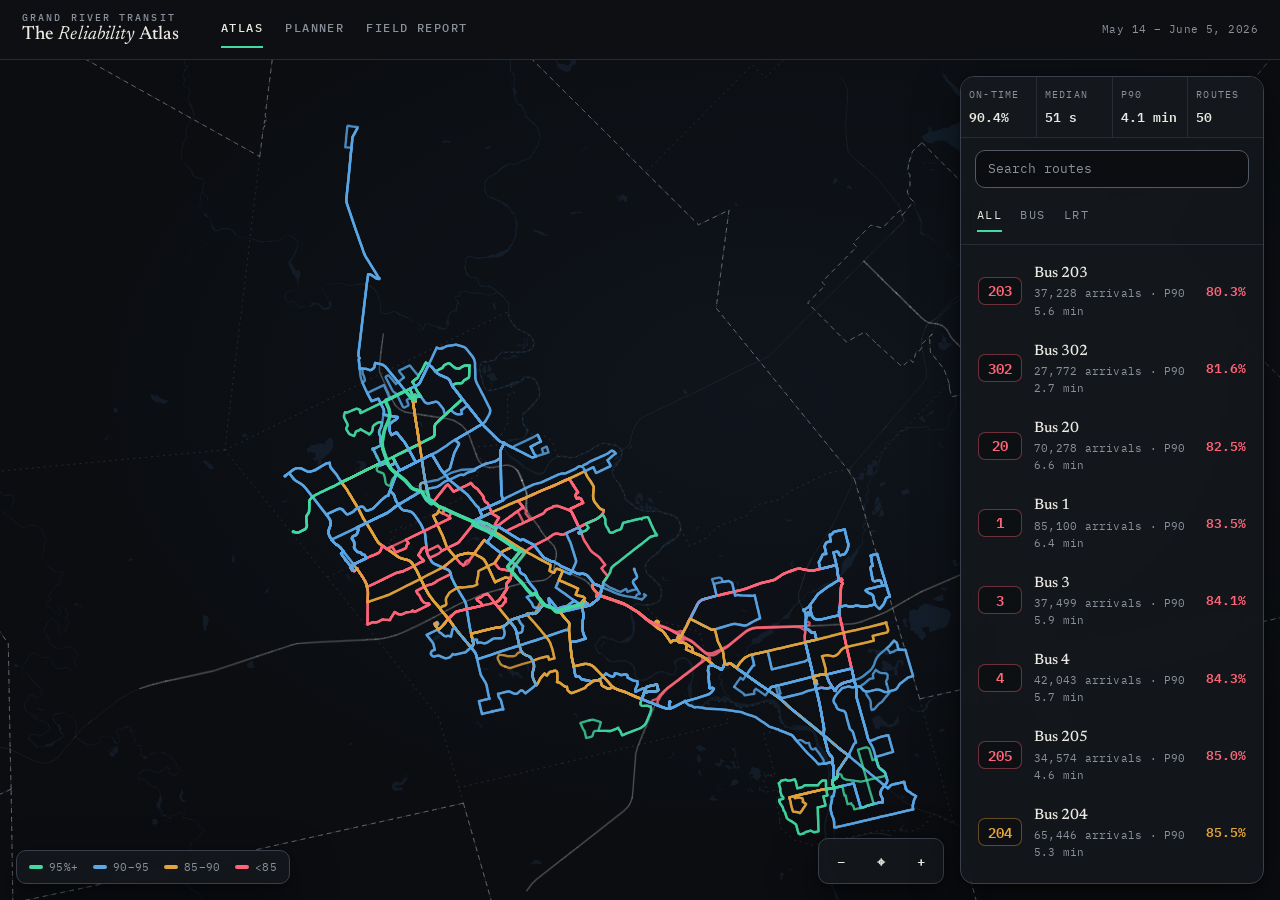
<file: dashboard/index.html>
<!doctype html>
<html lang="en">
  <head>
    <meta charset="utf-8">
    <meta name="viewport" content="width=device-width, initial-scale=1">
    <title>GRT Reliability Atlas</title>
    <link rel="preconnect" href="https://fonts.googleapis.com">
    <link rel="preconnect" href="https://fonts.gstatic.com" crossorigin>
    <link href="https://fonts.googleapis.com/css2?family=Newsreader:ital,opsz,wght@0,6..72,300;0,6..72,400;0,6..72,500;0,6..72,600;1,6..72,400;1,6..72,500&family=IBM+Plex+Mono:wght@400;500;600&display=swap" rel="stylesheet">
    <style>
      /* ============================================================
         GRT Reliability Atlas — Ledger design language throughout.
         Two views: Atlas (map instrument) + Report (editorial).
         ============================================================ */
      :root {
        --bg: #0e1014;
        --bg-deep: #0b0d11;
        --surface: #14171c;
        --surface-2: #1a1e25;
        --text: #eae8e1;
        --mut: #8b919b;
        --rule: #272c34;
        --rule-strong: #39404b;
        --good: #43d9a3;
        --ok: #5ba8e8;
        --watch: #e3a43c;
        --poor: #ff6478;
        --good-ink: #06281c;
        --edge: #525a66;
        --rail-w: 304px;
        --bar-h: 60px;
        --shadow: 0 18px 44px rgba(0, 0, 0, 0.5), 0 2px 8px rgba(0, 0, 0, 0.35);
        --serif: "Newsreader", Georgia, serif;
        --mono: "IBM Plex Mono", ui-monospace, monospace;
      }

      * { box-sizing: border-box; }

      html, body { margin: 0; }

      body {
        background: var(--bg);
        color: var(--text);
        font-family: var(--serif);
        font-size: 16px;
        line-height: 1.55;
      }

      body[data-view="atlas"],
      body[data-view="planner"] { overflow: hidden; }

      button, input, select { font: inherit; }

      :focus-visible {
        outline: 2px solid var(--good);
        outline-offset: 2px;
      }

      ::selection { background: var(--good); color: var(--good-ink); }

      .sr-only {
        position: absolute;
        width: 1px;
        height: 1px;
        margin: -1px;
        padding: 0;
        overflow: hidden;
        clip-path: inset(50%);
        white-space: nowrap;
        border: 0;
      }

      .at-tools button:active,
      .at-close:active,
      .at-item:active,
      button.at-row:active,
      .ld-rowbtn:active { transform: translateY(1px); }

      .bar-nav button:active,
      .at-modes button:active,
      .ld-filters button:active { color: var(--text); border-bottom-color: var(--mut); }

      @media (prefers-reduced-motion: reduce) {
        *, *::before, *::after {
          animation-duration: 0.01ms !important;
          animation-iteration-count: 1 !important;
          transition-duration: 0.01ms !important;
          scroll-behavior: auto !important;
        }
      }

      /* ============================================================
         Top bar (persistent)
         ============================================================ */
      .bar {
        position: fixed;
        z-index: 30;
        top: 0;
        left: 0;
        right: 0;
        display: flex;
        align-items: center;
        gap: 28px;
        height: var(--bar-h);
        padding: 0 22px;
        background: rgba(14, 16, 20, 0.92);
        border-bottom: 1px solid var(--rule);
        backdrop-filter: blur(12px);
      }

      .bar-brand { display: flex; flex-direction: column; line-height: 1.15; }

      .bar-brand span {
        color: var(--mut);
        font-family: var(--mono);
        font-size: 9.5px;
        font-weight: 500;
        letter-spacing: 0.22em;
        text-transform: uppercase;
      }

      .bar-brand h1 {
        margin: 0;
        font-size: 19px;
        font-weight: 500;
        letter-spacing: 0.005em;
      }

      .bar-brand h1 em { font-style: italic; font-weight: 400; }

      .bar-nav { display: flex; gap: 22px; margin-left: 14px; }

      .bar-nav button {
        padding: 8px 0;
        border: 0;
        border-bottom: 2px solid transparent;
        background: none;
        color: var(--mut);
        font-family: var(--mono);
        font-size: 12px;
        font-weight: 500;
        letter-spacing: 0.12em;
        text-transform: uppercase;
        cursor: pointer;
        transition: color 0.15s ease, border-color 0.15s ease;
      }

      .bar-nav button:hover { color: var(--text); }

      .bar-nav button[aria-current="page"] {
        color: var(--text);
        border-bottom-color: var(--good);
      }

      .bar-dates {
        margin-left: auto;
        color: var(--mut);
        font-family: var(--mono);
        font-size: 11px;
        letter-spacing: 0.04em;
      }

      /* ============================================================
         ATLAS VIEW — map instrument in the Ledger skin
         ============================================================ */
      .atlas {
        position: fixed;
        inset: var(--bar-h) 0 0 0;
      }

      .at-map {
        position: absolute;
        inset: 0;
        width: 100%;
        height: 100%;
        display: block;
        cursor: grab;
        touch-action: none;
        user-select: none;
        background:
          radial-gradient(1100px 700px at 60% 40%, rgba(91, 168, 232, 0.05), transparent 65%),
          var(--bg-deep);
      }

      /* survey grid lives in the SVG so it shares the map's tilt, pan, and zoom */
      .at-grid {
        stroke: rgba(234, 232, 225, 0.05);
        stroke-width: 1;
        pointer-events: none;
      }

      /* geographic basemap (OSM-derived), drawn faintly under the routes so it
         grounds the network without competing with the reliability colors */
      .bm-layer path { pointer-events: none; }
      .bm-water {
        fill: rgba(66, 116, 170, 0.13);
      }
      .bm-road {
        fill: none;
        stroke-linecap: round;
        stroke-linejoin: round;
        vector-effect: non-scaling-stroke;
      }
      .bm-arterial { stroke: rgba(234, 232, 225, 0.075); stroke-width: 0.7; }
      .bm-highway { stroke: rgba(234, 232, 225, 0.17); stroke-width: 1.3; }
      .bm-bound {
        fill: none;
        vector-effect: non-scaling-stroke;
      }
      .bm-region { stroke: rgba(146, 152, 162, 0.34); stroke-width: 1; stroke-dasharray: 5 4; }
      .bm-municipal { stroke: rgba(146, 152, 162, 0.13); stroke-width: 0.8; stroke-dasharray: 2 4; }

      .at-map.dragging { cursor: grabbing; }

      .at-line {
        cursor: pointer;
        outline: none;
      }

      .at-route {
        fill: none;
        stroke-linecap: round;
        stroke-linejoin: round;
        stroke-width: var(--w, 2.4px);
        opacity: 0.8;
        pointer-events: none;
        transition: opacity 0.15s ease, stroke-width 0.15s ease, filter 0.15s ease;
      }

      /* wide invisible stroke so thin lines are easy to hit */
      .at-route-hit {
        fill: none;
        stroke: transparent;
        stroke-linecap: round;
        stroke-linejoin: round;
        pointer-events: stroke;
      }

      .at-line:hover .at-route,
      .at-line:focus-visible .at-route {
        opacity: 1;
        stroke-width: calc(var(--w, 2.4px) * 1.45);
      }

      .at-line.dim .at-route { opacity: 0.09; }

      .at-line.dim:hover .at-route,
      .at-line.dim:focus-visible .at-route { opacity: 0.85; }

      /* no glow: the selected route reads via its thicker base width (set in
         draw()) plus the other routes dimming to .at-line.dim */
      .at-line.sel .at-route {
        opacity: 1;
      }

      /* live vehicle markers, shown for the selected route */
      .at-vehicle {
        stroke: var(--text);
        stroke-width: 1.6;
      }

      .at-vehicle-halo {
        fill: none;
        stroke-width: 1.5;
        pointer-events: none;
        animation: vehicle-pulse 2.4s ease-out infinite;
      }

      @keyframes vehicle-pulse {
        0% { r: var(--vr, 9px); opacity: 0.55; }
        70% { r: calc(var(--vr, 9px) * 2.2); opacity: 0; }
        100% { r: calc(var(--vr, 9px) * 2.2); opacity: 0; }
      }

      /* floating panels */
      .at-rail,
      .at-detail,
      .at-planner {
        position: absolute;
        z-index: 8;
        top: 16px;
        bottom: 16px;
        display: flex;
        flex-direction: column;
        border: 1px solid var(--rule-strong);
        border-radius: 14px;
        background: rgba(20, 23, 28, 0.92);
        box-shadow: var(--shadow);
        backdrop-filter: blur(14px);
        overflow: hidden;
      }

      .at-rail { right: 16px; width: var(--rail-w); }

      /* ---- planner mode ---- */
      body[data-view="planner"] .at-rail,
      body[data-view="planner"] .at-detail { display: none; }

      body[data-view="planner"] .at-tools { right: 16px; }

      body[data-view="planner"] .at-map { cursor: crosshair; }

      body[data-view="planner"] .at-line { pointer-events: none; cursor: default; }
      body[data-view="planner"] .at-line .at-route { opacity: 0.3; }
      body[data-view="planner"] .at-map.has-itin .at-line .at-route { opacity: 0.08; }

      /* sizes to its content (the form is short) and only grows — up to the
         viewport — once an itinerary is planned, so it doesn't reserve a tall
         empty void over the map */
      .at-planner {
        left: 16px;
        width: 376px;
        bottom: auto;
        max-height: calc(100% - 32px);
        display: none;
      }
      body[data-view="planner"] .at-planner { display: flex; }

      .pl-scroll {
        min-height: 0;
        overflow-y: auto;
        padding: 18px 16px 20px;
      }

      .pl-scroll::-webkit-scrollbar { width: 9px; }

      .pl-scroll::-webkit-scrollbar-thumb {
        background: var(--rule-strong);
        border: 3px solid var(--surface);
        border-radius: 99px;
      }

      .pl-head { margin-bottom: 14px; }

      .pl-head p {
        margin: 0 0 1px;
        color: var(--mut);
        font-family: var(--mono);
        font-size: 9.5px;
        letter-spacing: 0.16em;
        text-transform: uppercase;
      }

      .pl-head h2 {
        margin: 0;
        font-size: 24px;
        font-weight: 500;
        line-height: 1.1;
      }

      .pl-field { position: relative; margin-bottom: 10px; }

      .pl-field label {
        display: block;
        margin-bottom: 4px;
        color: var(--mut);
        font-family: var(--mono);
        font-size: 9.5px;
        letter-spacing: 0.14em;
        text-transform: uppercase;
      }

      .pl-field-row { display: flex; gap: 6px; }

      .pl-field input {
        flex: 1;
        min-width: 0;
        height: 38px;
        padding: 0 12px;
        border: 1px solid var(--edge);
        border-radius: 10px;
        background: var(--bg-deep);
        color: var(--text);
        font-family: var(--mono);
        font-size: 13px;
      }

      .pl-field input::placeholder { color: var(--mut); }

      .pl-clear {
        flex: none;
        width: 38px;
        height: 38px;
        border: 1px solid var(--edge);
        border-radius: 10px;
        background: transparent;
        color: var(--mut);
        font-size: 14px;
        cursor: pointer;
        transition: color 0.15s ease, border-color 0.15s ease;
      }

      .pl-clear:hover { color: var(--text); border-color: var(--mut); }

      .pl-suggest {
        position: absolute;
        z-index: 12;
        top: 100%;
        left: 0;
        right: 0;
        margin-top: 4px;
        border: 1px solid var(--rule-strong);
        border-radius: 10px;
        background: var(--surface-2);
        box-shadow: var(--shadow);
        overflow: hidden;
      }

      .pl-suggest button {
        display: block;
        width: 100%;
        padding: 8px 12px;
        border: 0;
        border-bottom: 1px dotted var(--rule-strong);
        background: transparent;
        color: var(--text);
        font-size: 14px;
        text-align: left;
        cursor: pointer;
      }

      .pl-suggest button:last-child { border-bottom: 0; }

      .pl-suggest button:hover,
      .pl-suggest button:focus-visible { background: var(--surface); }

      .pl-suggest small {
        display: block;
        color: var(--mut);
        font-family: var(--mono);
        font-size: 10px;
      }

      .pl-timerow {
        display: flex;
        align-items: center;
        gap: 8px;
        margin: 12px 0;
      }

      .pl-timerow label {
        color: var(--mut);
        font-family: var(--mono);
        font-size: 9.5px;
        letter-spacing: 0.14em;
        text-transform: uppercase;
      }

      .pl-timerow input {
        height: 34px;
        padding: 0 10px;
        border: 1px solid var(--edge);
        border-radius: 8px;
        background: var(--bg-deep);
        color: var(--text);
        font-family: var(--mono);
        font-size: 13px;
        color-scheme: dark;
      }

      .pl-timerow button {
        height: 34px;
        padding: 0 12px;
        border: 1px solid var(--edge);
        border-radius: 8px;
        background: transparent;
        color: var(--mut);
        font-family: var(--mono);
        font-size: 11px;
        letter-spacing: 0.08em;
        text-transform: uppercase;
        cursor: pointer;
        transition: color 0.15s ease, border-color 0.15s ease;
      }

      .pl-timerow button:hover { color: var(--text); border-color: var(--mut); }

      .pl-go {
        width: 100%;
        height: 42px;
        margin-bottom: 8px;
        border: 0;
        border-radius: 10px;
        background: var(--good);
        color: var(--good-ink);
        font-family: var(--mono);
        font-size: 13px;
        font-weight: 600;
        letter-spacing: 0.08em;
        text-transform: uppercase;
        cursor: pointer;
        transition: filter 0.15s ease;
      }

      .pl-go:hover { filter: brightness(1.1); }
      .pl-go:active { transform: translateY(1px); }

      .pl-go:disabled {
        background: var(--surface-2);
        color: var(--mut);
        cursor: not-allowed;
      }

      .pl-hint {
        margin: 0 0 14px;
        color: var(--mut);
        font-size: 13.5px;
        font-style: italic;
        text-wrap: pretty;
      }

      .pl-status {
        margin: 8px 0;
        color: var(--mut);
        font-size: 14px;
        font-style: italic;
      }

      .pl-itin {
        display: block;
        width: 100%;
        margin-bottom: 8px;
        padding: 12px;
        border: 1px solid var(--rule);
        border-radius: 11px;
        background: var(--surface);
        color: var(--text);
        text-align: left;
        cursor: pointer;
        transition: border-color 0.15s ease, background 0.15s ease;
      }

      .pl-itin:hover { background: var(--surface-2); }

      .pl-itin.active {
        border-color: var(--good);
        background: var(--surface-2);
      }

      .pl-itin-head {
        display: flex;
        justify-content: space-between;
        align-items: baseline;
        gap: 10px;
      }

      .pl-itin-head strong {
        font-family: var(--mono);
        font-size: 15px;
        font-weight: 600;
      }

      .pl-itin-head span {
        color: var(--mut);
        font-family: var(--mono);
        font-size: 11px;
      }

      .pl-chips {
        display: flex;
        flex-wrap: wrap;
        align-items: center;
        gap: 5px;
        margin: 8px 0 6px;
      }

      .pl-chip {
        display: inline-grid;
        place-items: center;
        min-width: 30px;
        height: 22px;
        padding: 0 6px;
        border: 1px solid;
        border-radius: 6px;
        background: rgba(0, 0, 0, 0.25);
        font-family: var(--mono);
        font-size: 11.5px;
        font-weight: 600;
      }

      .pl-chips .walk {
        color: var(--mut);
        font-family: var(--mono);
        font-size: 10.5px;
      }

      .pl-rel {
        color: var(--mut);
        font-family: var(--mono);
        font-size: 11px;
        letter-spacing: 0.02em;
      }

      .pl-rel strong { font-weight: 600; }

      .pl-steps {
        margin-top: 10px;
        padding-top: 10px;
        border-top: 1px dotted var(--rule-strong);
        display: grid;
        gap: 7px;
      }

      .pl-step {
        display: grid;
        grid-template-columns: 52px minmax(0, 1fr);
        gap: 10px;
        font-size: 13.5px;
      }

      .pl-step em {
        font-style: normal;
        font-family: var(--mono);
        font-size: 12px;
        color: var(--mut);
        white-space: nowrap;
      }

      .pl-step strong { font-weight: 600; }

      .pl-step small { display: block; color: var(--mut); font-size: 12px; }

      .pl-xfer {
        padding: 5px 9px;
        border-radius: 7px;
        background: var(--bg-deep);
        font-family: var(--mono);
        font-size: 11px;
      }

      .pl-foot {
        margin-top: 10px;
        color: var(--mut);
        font-family: var(--mono);
        font-size: 10px;
        letter-spacing: 0.04em;
      }

      /* map overlay */
      .pl-pin-ring {
        fill: var(--bg-deep);
        stroke-width: 2.5;
      }

      .pl-pin-label {
        fill: var(--text);
        font-family: var(--mono);
        font-size: 11px;
        font-weight: 600;
        text-anchor: middle;
        pointer-events: none;
      }

      .pl-leg-casing {
        fill: none;
        stroke: var(--bg-deep);
        stroke-linecap: round;
        stroke-linejoin: round;
      }

      .pl-leg {
        fill: none;
        stroke-linecap: round;
        stroke-linejoin: round;
      }

      .pl-walkleg {
        fill: none;
        stroke: var(--mut);
        stroke-dasharray: 3 6;
        stroke-linecap: round;
      }

      .pl-legstop {
        fill: var(--bg-deep);
        stroke-width: 1.8;
        pointer-events: none;
      }

      .at-railstats {
        display: grid;
        grid-template-columns: repeat(4, 1fr);
        gap: 1px;
        background: var(--rule);
        border-bottom: 1px solid var(--rule);
      }

      .at-railstats article {
        padding: 10px 8px;
        background: var(--surface);
      }

      .at-railstats span {
        display: block;
        color: var(--mut);
        font-family: var(--mono);
        font-size: 10px;
        letter-spacing: 0.12em;
        text-transform: uppercase;
      }

      .at-railstats strong {
        display: block;
        margin-top: 4px;
        font-family: var(--mono);
        font-size: 13px;
        font-weight: 600;
        white-space: nowrap;
      }

      .at-rail-head {
        display: grid;
        gap: 12px;
        padding: 12px 14px;
        border-bottom: 1px solid var(--rule);
      }

      .at-rail-head input {
        width: 100%;
        height: 38px;
        padding: 0 12px;
        border: 1px solid var(--edge);
        border-radius: 10px;
        background: var(--bg-deep);
        color: var(--text);
        font-family: var(--mono);
        font-size: 13px;
      }

      .at-rail-head input::placeholder { color: var(--mut); }

      .at-modes { display: flex; gap: 18px; padding: 0 2px; }

      .at-modes button {
        padding: 6px 0;
        border: 0;
        border-bottom: 2px solid transparent;
        background: none;
        color: var(--mut);
        font-family: var(--mono);
        font-size: 12px;
        letter-spacing: 0.12em;
        text-transform: uppercase;
        cursor: pointer;
        transition: color 0.15s ease, border-color 0.15s ease;
      }

      .at-modes button:hover { color: var(--text); }

      .at-modes button[aria-pressed="true"] {
        color: var(--text);
        border-bottom-color: var(--good);
      }

      .at-list {
        min-height: 0;
        overflow-y: auto;
        padding: 8px;
      }

      .at-item {
        display: grid;
        grid-template-columns: 44px 1fr auto;
        align-items: center;
        gap: 12px;
        width: 100%;
        margin-bottom: 2px;
        padding: 8px;
        border: 1px solid transparent;
        border-radius: 10px;
        background: transparent;
        color: var(--text);
        text-align: left;
        cursor: pointer;
        transition: background 0.15s ease, border-color 0.15s ease, opacity 0.15s ease;
      }

      .at-item:hover { background: var(--surface-2); }

      .at-item.active {
        background: var(--surface-2);
        border-color: var(--rule-strong);
      }

      /* when a route is open, quiet the rest of the rail like the map does */
      .at-list.has-sel .at-item:not(.active) { opacity: 0.55; }

      .at-list.has-sel .at-item:not(.active):hover,
      .at-list.has-sel .at-item:not(.active):focus-visible { opacity: 1; }

      .at-chip {
        display: grid;
        place-items: center;
        min-width: 40px;
        height: 28px;
        border: 1px solid;
        border-radius: 7px;
        font-family: var(--mono);
        font-size: 13.5px;
        font-weight: 600;
        background: rgba(0, 0, 0, 0.25);
      }

      .at-item-name { min-width: 0; }

      .at-item-name strong {
        display: block;
        overflow: hidden;
        text-overflow: ellipsis;
        white-space: nowrap;
        font-size: 15px;
        font-weight: 500;
      }

      .at-item-name span {
        display: block;
        color: var(--mut);
        font-family: var(--mono);
        font-size: 11px;
        letter-spacing: 0.02em;
      }

      .at-item-rate {
        font-family: var(--mono);
        font-size: 13px;
        font-weight: 600;
        text-align: right;
      }

      /* detail card; visibility keeps the closed card out of the tab order */
      .at-detail {
        left: 16px;
        width: 352px;
        transform: translateX(-16px);
        opacity: 0;
        visibility: hidden;
        pointer-events: none;
        transition: transform 0.28s cubic-bezier(0.2, 0.7, 0.2, 1), opacity 0.28s ease, visibility 0s linear 0.28s;
      }

      .at-detail.open {
        transform: none;
        opacity: 1;
        visibility: visible;
        pointer-events: auto;
        transition-delay: 0s;
      }

      .at-detail-scroll {
        min-height: 0;
        overflow-y: auto;
        padding: 18px 16px 20px;
      }

      .at-detail-head {
        display: flex;
        align-items: center;
        gap: 12px;
        margin-bottom: 16px;
      }

      .at-badge {
        display: grid;
        place-items: center;
        min-width: 54px;
        height: 44px;
        border: 1.5px solid;
        border-radius: 10px;
        background: rgba(0, 0, 0, 0.25);
        font-family: var(--mono);
        font-size: 19px;
        font-weight: 600;
      }

      .at-detail-head h2 {
        margin: 0;
        font-size: 24px;
        font-weight: 500;
        letter-spacing: 0.005em;
        line-height: 1.08;
        outline: none;
      }

      .at-detail-head p {
        margin: 0 0 1px;
        color: var(--mut);
        font-family: var(--mono);
        font-size: 9.5px;
        letter-spacing: 0.16em;
        text-transform: uppercase;
      }

      .at-close {
        flex: none;
        margin-left: auto;
        width: 36px;
        height: 36px;
        border: 1px solid var(--edge);
        border-radius: 7px;
        background: transparent;
        color: var(--mut);
        font-size: 14px;
        line-height: 1;
        cursor: pointer;
        transition: color 0.15s ease, border-color 0.15s ease;
      }

      .at-close:hover { color: var(--text); border-color: var(--mut); }

      .at-metricrow {
        display: grid;
        grid-template-columns: repeat(4, 1fr);
        gap: 1px;
        border: 1px solid var(--rule);
        border-radius: 10px;
        background: var(--rule);
        overflow: hidden;
        margin-bottom: 18px;
      }

      .at-metricrow article {
        padding: 10px 12px;
        background: var(--surface);
      }

      .at-metricrow span {
        display: block;
        color: var(--mut);
        font-family: var(--mono);
        font-size: 10px;
        letter-spacing: 0.12em;
        text-transform: uppercase;
      }

      .at-metricrow strong {
        display: block;
        margin-top: 4px;
        font-family: var(--mono);
        font-size: 15px;
        font-weight: 600;
      }

      .at-section { margin-bottom: 18px; }

      .at-section h3 {
        display: flex;
        justify-content: space-between;
        align-items: baseline;
        margin: 0 0 8px;
        color: var(--mut);
        font-family: var(--mono);
        font-size: 10.5px;
        font-weight: 600;
        letter-spacing: 0.16em;
        text-transform: uppercase;
      }

      .at-section h3 small {
        font-size: 10px;
        font-weight: 400;
        letter-spacing: 0.06em;
        text-transform: none;
      }

      .at-live {
        display: flex;
        align-items: center;
        gap: 10px;
        padding: 12px;
        border: 1px solid var(--rule);
        border-radius: 10px;
        background: var(--surface);
        font-size: 15px;
      }

      .at-live-dot {
        flex: none;
        width: 8px;
        height: 8px;
        border-radius: 50%;
        background: var(--good);
        animation: pulse 2.2s ease-in-out infinite;
      }

      @keyframes pulse {
        0% { box-shadow: 0 0 0 0 rgba(67, 217, 163, 0.45); }
        70% { box-shadow: 0 0 0 7px rgba(67, 217, 163, 0); }
        100% { box-shadow: 0 0 0 0 rgba(67, 217, 163, 0); }
      }

      .at-hours {
        display: grid;
        grid-template-columns: repeat(24, 1fr);
        align-items: end;
        gap: 2px;
        height: 96px;
        padding: 10px 10px 18px;
        border: 1px solid var(--rule);
        border-radius: 10px;
        background: var(--surface);
      }

      .at-hours i {
        position: relative;
        display: block;
        min-height: 2px;
        border-radius: 2px 2px 0 0;
        opacity: 0.9;
      }

      .at-hours i span {
        position: absolute;
        left: 50%;
        bottom: -16px;
        transform: translateX(-50%);
        color: var(--mut);
        font-family: var(--mono);
        font-size: 9px;
      }

      /* hours with no scheduled service: neutral tick, not a 0% bar */
      .at-hours i.no-svc,
      .ld-hours i.no-svc {
        height: 2px;
        background: var(--rule-strong);
        opacity: 0.7;
        border-radius: 99px;
      }

      .at-rows {
        border: 1px solid var(--rule);
        border-radius: 10px;
        background: var(--surface);
        overflow: hidden;
      }

      .at-row {
        display: grid;
        grid-template-columns: minmax(0, 1fr) 58px;
        gap: 10px;
        align-items: center;
        width: 100%;
        padding: 8px 12px;
        border: 0;
        border-bottom: 1px dotted var(--rule-strong);
        background: transparent;
        color: var(--text);
        text-align: left;
      }

      .at-row:last-child { border-bottom: 0; }

      button.at-row { cursor: pointer; transition: background 0.15s ease; }
      button.at-row:hover { background: var(--surface-2); }

      .at-row strong {
        display: block;
        overflow: hidden;
        text-overflow: ellipsis;
        white-space: nowrap;
        font-size: 14px;
        font-weight: 500;
      }

      .at-row span {
        display: block;
        color: var(--mut);
        font-family: var(--mono);
        font-size: 11px;
      }

      .at-row em {
        font-style: normal;
        font-family: var(--mono);
        font-size: 13.5px;
        font-weight: 600;
        text-align: right;
      }

      /* map furniture */
      .at-legend {
        position: absolute;
        z-index: 8;
        left: 16px;
        bottom: 16px;
        display: flex;
        gap: 14px;
        padding: 8px 12px;
        border: 1px solid var(--rule-strong);
        border-radius: 10px;
        background: rgba(20, 23, 28, 0.92);
        box-shadow: var(--shadow);
        backdrop-filter: blur(10px);
        color: var(--mut);
        font-family: var(--mono);
        font-size: 10.5px;
        letter-spacing: 0.04em;
      }

      .at-legend span { display: inline-flex; align-items: center; gap: 6px; }

      .at-legend i { width: 14px; height: 4px; border-radius: 99px; }

      .at-tools {
        position: absolute;
        z-index: 8;
        right: calc(var(--rail-w) + 32px);
        bottom: 16px;
        display: flex;
        gap: 4px;
        padding: 4px;
        border: 1px solid var(--rule-strong);
        border-radius: 10px;
        background: rgba(20, 23, 28, 0.92);
        box-shadow: var(--shadow);
        backdrop-filter: blur(10px);
      }

      .at-tools button {
        min-width: 36px;
        height: 36px;
        padding: 0 8px;
        border: 0;
        border-radius: 7px;
        background: transparent;
        color: var(--text);
        font-family: var(--mono);
        font-size: 13.5px;
        font-weight: 600;
        cursor: pointer;
        transition: background 0.15s ease, color 0.15s ease;
      }

      .at-tools button:hover { background: var(--surface-2); }

      .at-list::-webkit-scrollbar,
      .at-detail-scroll::-webkit-scrollbar { width: 9px; }

      .at-list::-webkit-scrollbar-thumb,
      .at-detail-scroll::-webkit-scrollbar-thumb {
        background: var(--rule-strong);
        border: 3px solid var(--surface);
        border-radius: 99px;
      }

      /* ============================================================
         REPORT VIEW — the editorial field report
         ============================================================ */
      .ledger {
        padding-top: var(--bar-h);
        font-size: 17px;
        line-height: 1.6;
      }

      .ld-wrap {
        max-width: 1020px;
        margin: 0 auto;
        padding: 0 28px 120px;
      }

      .ld-reveal {
        opacity: 0;
        transform: translateY(18px);
        transition: opacity 0.7s ease, transform 0.7s cubic-bezier(0.2, 0.7, 0.2, 1);
      }

      .ld-reveal.in { opacity: 1; transform: none; }

      .ld-masthead {
        padding: 40px 0 16px;
        border-bottom: 3px double var(--rule-strong);
        text-align: center;
      }

      .ld-masthead > span {
        display: block;
        color: var(--mut);
        font-family: var(--mono);
        font-size: 11px;
        font-weight: 500;
        letter-spacing: 0.22em;
        text-transform: uppercase;
      }

      .ld-masthead h2 {
        margin: 10px 0 8px;
        font-size: clamp(34px, 5.4vw, 56px);
        font-weight: 500;
        font-optical-sizing: auto;
        letter-spacing: -0.01em;
        line-height: 1.05;
        text-wrap: balance;
      }

      .ld-masthead h2 em { font-style: italic; font-weight: 400; }

      .ld-hero {
        padding: 64px 0 48px;
        border-bottom: 1px solid var(--rule);
        text-align: center;
      }

      .ld-kicker {
        margin: 0 auto;
        max-width: 560px;
        color: var(--mut);
        font-size: 17px;
        font-style: italic;
        text-wrap: pretty;
      }

      .ld-big {
        margin: 8px 0 2px;
        font-size: clamp(96px, 17vw, 188px);
        font-weight: 300;
        font-optical-sizing: auto;
        letter-spacing: -0.04em;
        line-height: 1;
        font-variant-numeric: tabular-nums;
      }

      .ld-big sup {
        font-size: 0.32em;
        font-weight: 400;
        vertical-align: 1.5em;
        color: var(--mut);
      }

      .ld-deck {
        margin: 0 auto;
        max-width: 620px;
        font-size: 20px;
        text-wrap: balance;
      }

      .ld-herostats {
        display: flex;
        justify-content: center;
        gap: 48px;
        margin-top: 40px;
      }

      .ld-herostats div { text-align: center; }

      .ld-herostats strong {
        display: block;
        font-family: var(--mono);
        font-size: 22px;
        font-weight: 500;
      }

      .ld-herostats span {
        display: block;
        margin-top: 2px;
        color: var(--mut);
        font-family: var(--mono);
        font-size: 10.5px;
        letter-spacing: 0.14em;
        text-transform: uppercase;
      }

      .ld-section { padding: 56px 0 8px; }

      .ld-label {
        display: block;
        margin-bottom: 14px;
        color: var(--good);
        font-family: var(--mono);
        font-size: 11px;
        font-weight: 600;
        letter-spacing: 0.22em;
        text-transform: uppercase;
      }

      .ld-section h2 {
        margin: 0 0 10px;
        font-size: clamp(28px, 3.6vw, 40px);
        font-weight: 500;
        letter-spacing: -0.01em;
        line-height: 1.12;
        text-wrap: balance;
      }

      .ld-section .ld-sub {
        margin: 0 0 30px;
        max-width: 640px;
        color: var(--mut);
        font-size: 17px;
        text-wrap: pretty;
      }

      .ld-caption {
        margin: 12px 0 0;
        color: var(--mut);
        font-size: 13.5px;
        font-style: italic;
      }

      /* field notes */
      .ld-note {
        padding: 24px 0;
        border-bottom: 1px solid var(--rule);
      }

      .ld-note:last-of-type { border-bottom: 0; }

      .ld-note h3 {
        margin: 0 0 8px;
        font-size: 24px;
        font-weight: 500;
        font-style: italic;
        letter-spacing: -0.005em;
      }

      .ld-note p {
        margin: 0 0 10px;
        max-width: 720px;
        text-wrap: pretty;
      }

      .ld-note p strong {
        font-weight: 600;
        font-family: var(--mono);
        font-size: 0.88em;
      }

      /* trend chart */
      .ld-trendbox { position: relative; }

      .ld-trend { display: block; width: 100%; height: auto; }

      .ld-tip {
        position: absolute;
        display: none;
        padding: 6px 10px;
        border: 1px solid var(--rule-strong);
        border-radius: 7px;
        background: var(--surface-2);
        font-family: var(--mono);
        font-size: 12px;
        white-space: nowrap;
        pointer-events: none;
        transform: translate(-50%, -130%);
      }

      /* live */
      .ld-livehead { display: flex; align-items: baseline; gap: 12px; }

      .ld-livedot {
        flex: none;
        align-self: center;
        width: 9px;
        height: 9px;
        border-radius: 50%;
        background: var(--good);
        animation: pulse 2.2s ease-in-out infinite;
      }

      .ld-livetime {
        color: var(--mut);
        font-family: var(--mono);
        font-size: 12px;
      }

      .ld-arrivals {
        display: grid;
        grid-template-columns: repeat(auto-fit, minmax(280px, 1fr));
        gap: 12px;
        margin-top: 22px;
      }

      .ld-modelnote {
        max-width: 720px;
        margin-top: 20px;
        padding-top: 14px;
        border-top: 1px solid var(--rule);
        color: var(--mut);
        font-size: 13.5px;
        text-wrap: pretty;
      }

      .ld-modelnote strong {
        color: var(--text);
        font-family: var(--mono);
        font-weight: 600;
        font-size: 0.9em;
      }

      .ld-arrival {
        padding: 14px 16px;
        border: 1px solid var(--rule);
        border-radius: 10px;
        background: var(--surface);
      }

      .ld-arrival strong { display: block; font-size: 17px; font-weight: 600; }

      .ld-arrival span { display: block; color: var(--mut); font-size: 13.5px; }

      .ld-arrival em {
        display: block;
        margin-top: 6px;
        font-style: normal;
        font-family: var(--mono);
        font-size: 14px;
        font-weight: 600;
      }

      /* league table */
      .ld-controls {
        display: flex;
        flex-wrap: wrap;
        align-items: center;
        justify-content: space-between;
        gap: 14px;
        margin-bottom: 6px;
        padding-bottom: 12px;
        border-bottom: 1px solid var(--rule-strong);
      }

      .ld-filters { display: flex; gap: 18px; }

      .ld-filters button {
        padding: 6px 0;
        border: 0;
        border-bottom: 2px solid transparent;
        background: none;
        color: var(--mut);
        font-family: var(--mono);
        font-size: 12px;
        letter-spacing: 0.12em;
        text-transform: uppercase;
        cursor: pointer;
        transition: color 0.15s ease, border-color 0.15s ease;
      }

      .ld-filters button:hover { color: var(--text); }

      .ld-filters button[aria-pressed="true"] {
        color: var(--text);
        border-bottom-color: var(--good);
      }

      .ld-sort {
        display: flex;
        align-items: center;
        gap: 8px;
        color: var(--mut);
        font-family: var(--mono);
        font-size: 12px;
        letter-spacing: 0.06em;
        text-transform: uppercase;
      }

      .ld-sort select {
        padding: 5px 8px;
        border: 1px solid var(--edge);
        border-radius: 7px;
        background: var(--surface);
        color: var(--text);
        font-family: var(--mono);
        font-size: 12px;
        transition: border-color 0.15s ease;
      }

      .ld-sort select:hover { border-color: var(--mut); }

      .ld-cols {
        display: grid;
        grid-template-columns: 34px 52px minmax(110px, 0.6fr) minmax(0, 1.4fr) 72px 76px 20px;
        gap: 14px;
        padding: 12px 10px 8px;
        color: var(--mut);
        font-family: var(--mono);
        font-size: 10.5px;
        letter-spacing: 0.12em;
        text-transform: uppercase;
      }

      .ld-cols :nth-child(5),
      .ld-cols :nth-child(6) { text-align: right; }

      .ld-row { border-bottom: 1px solid var(--rule); }

      .ld-rowbtn {
        display: grid;
        grid-template-columns: 34px 52px minmax(110px, 0.6fr) minmax(0, 1.4fr) 72px 76px 20px;
        gap: 14px;
        align-items: center;
        width: 100%;
        padding: 11px 10px;
        border: 0;
        background: transparent;
        color: var(--text);
        text-align: left;
        cursor: pointer;
        transition: background 0.15s ease;
      }

      .ld-rowbtn:hover,
      .ld-rowbtn[aria-expanded="true"] { background: var(--surface); }

      .ld-rank {
        color: var(--mut);
        font-family: var(--mono);
        font-size: 12px;
      }

      .ld-chip {
        display: grid;
        place-items: center;
        height: 28px;
        border: 1px solid var(--rule-strong);
        border-radius: 7px;
        font-family: var(--mono);
        font-size: 13.5px;
        font-weight: 600;
      }

      .ld-rname {
        overflow: hidden;
        text-overflow: ellipsis;
        white-space: nowrap;
        font-size: 17px;
        font-weight: 500;
      }

      .ld-barwrap {
        height: 8px;
        border-radius: 99px;
        background: var(--surface-2);
        overflow: hidden;
      }

      .ld-barwrap i {
        display: block;
        height: 100%;
        border-radius: 99px;
        transition: width 0.6s cubic-bezier(0.2, 0.7, 0.2, 1);
      }

      .ld-rate,
      .ld-p90 {
        font-family: var(--mono);
        font-size: 13.5px;
        font-weight: 500;
        text-align: right;
        font-variant-numeric: tabular-nums;
      }

      .ld-p90 { color: var(--mut); }

      .ld-caret {
        color: var(--mut);
        font-family: var(--mono);
        font-size: 12px;
        text-align: center;
        transition: transform 0.25s ease;
      }

      .ld-rowbtn[aria-expanded="true"] .ld-caret { transform: rotate(180deg); }

      .ld-drill {
        display: grid;
        grid-template-rows: 0fr;
        transition: grid-template-rows 0.35s cubic-bezier(0.2, 0.7, 0.2, 1);
      }

      .ld-drill.open { grid-template-rows: 1fr; }

      .ld-drill > div { overflow: hidden; }

      .ld-drillgrid {
        display: grid;
        grid-template-columns: 1.1fr 1fr;
        gap: 24px 32px;
        padding: 10px 10px 24px;
      }

      @media (max-width: 760px) {
        .ld-drillgrid { grid-template-columns: 1fr; }
      }

      .ld-drillgrid h3 {
        margin: 0 0 10px;
        color: var(--mut);
        font-family: var(--mono);
        font-size: 11px;
        font-weight: 600;
        letter-spacing: 0.16em;
        text-transform: uppercase;
      }

      .ld-hours {
        display: grid;
        grid-template-columns: repeat(24, 1fr);
        align-items: end;
        gap: 2px;
        height: 110px;
        padding-bottom: 18px;
        position: relative;
      }

      .ld-hours i {
        position: relative;
        min-height: 2px;
        border-radius: 2px 2px 0 0;
        opacity: 0.9;
      }

      .ld-hours i span {
        position: absolute;
        left: 50%;
        bottom: -16px;
        transform: translateX(-50%);
        color: var(--mut);
        font-family: var(--mono);
        font-size: 9px;
      }

      .ld-statstrip {
        display: grid;
        grid-template-columns: repeat(4, 1fr);
        gap: 10px;
        margin-top: 16px;
        padding-top: 14px;
        border-top: 1px dotted var(--rule-strong);
      }

      .ld-statstrip strong {
        display: block;
        font-family: var(--mono);
        font-size: 15px;
        font-weight: 600;
      }

      .ld-statstrip span {
        display: block;
        color: var(--mut);
        font-family: var(--mono);
        font-size: 10px;
        letter-spacing: 0.12em;
        text-transform: uppercase;
      }

      .ld-minilist { display: grid; gap: 0; }

      .ld-minirow {
        display: grid;
        grid-template-columns: minmax(0, 1fr) auto;
        gap: 12px;
        align-items: baseline;
        padding: 8px 0;
        border-bottom: 1px dotted var(--rule-strong);
        font-size: 15px;
      }

      .ld-minirow:last-child { border-bottom: 0; }

      .ld-minirow span {
        overflow: hidden;
        text-overflow: ellipsis;
        white-space: nowrap;
        color: var(--text);
      }

      .ld-minirow small {
        display: block;
        color: var(--mut);
        font-size: 13.5px;
      }

      .ld-minirow em {
        font-style: normal;
        font-family: var(--mono);
        font-size: 13.5px;
        font-weight: 600;
      }

      .ld-mutetext { color: var(--mut); font-size: 15px; font-style: italic; }

      /* transfers */
      .ld-translist {
        margin: 0;
        padding: 0;
        list-style: none;
        counter-reset: transfer;
      }

      .ld-translist li {
        display: grid;
        grid-template-columns: 44px minmax(0, 1fr) auto;
        gap: 18px;
        align-items: center;
        padding: 16px 4px;
        border-bottom: 1px solid var(--rule);
      }

      .ld-translist li::before {
        counter-increment: transfer;
        content: counter(transfer, decimal-leading-zero);
        color: var(--mut);
        font-family: var(--mono);
        font-size: 12px;
      }

      .ld-translist strong { display: block; font-size: 17px; font-weight: 500; }

      .ld-translist small {
        display: block;
        color: var(--mut);
        font-size: 13.5px;
      }

      .ld-transrate {
        font-family: var(--mono);
        font-size: 20px;
        font-weight: 500;
        text-align: right;
      }

      .ld-transrate small {
        display: block;
        color: var(--mut);
        font-size: 10px;
        letter-spacing: 0.12em;
        text-transform: uppercase;
      }

      .ld-colophon {
        margin-top: 72px;
        padding-top: 24px;
        border-top: 3px double var(--rule-strong);
        color: var(--mut);
        font-size: 14px;
        text-align: center;
        font-style: italic;
        text-wrap: pretty;
      }

      .load-error {
        position: fixed;
        inset: 0;
        z-index: 200;
        display: grid;
        place-items: center;
        padding: 24px;
        background: var(--bg);
        color: var(--text);
        text-align: center;
      }

      .load-error code {
        display: inline-block;
        margin-top: 10px;
        padding: 8px 14px;
        border-radius: 8px;
        background: var(--surface-2);
        font-family: var(--mono);
        font-size: 13px;
      }

      /* ============================================================
         MOBILE — phones & small tablets
         Masthead stacks to two rows; the Atlas / Planner / Detail
         floating panels dock to the bottom as sheets so the map
         stays the hero instead of being buried under a side rail.
         ============================================================ */
      @media (max-width: 760px) {
        :root { --bar-h: 84px; }

        /* masthead: wordmark on row 1, section nav on row 2 */
        .bar {
          flex-wrap: wrap;
          align-content: center;
          gap: 2px 16px;
          padding: 8px 16px;
        }
        .bar-brand { flex: 0 0 100%; }
        .bar-brand span { display: none; }       /* drop eyebrow -> single-line wordmark */
        .bar-brand h1 { font-size: 18px; }
        .bar-nav { flex: 0 0 100%; margin-left: 0; gap: 24px; }
        .bar-nav button { padding: 4px 0; }
        .bar-dates { display: none; }            /* date range also lives in the report footer */

        /* map fills the top band; the sheet tiles below it (bg matches so
           any gap in planner mode is seamless) */
        .atlas { background: var(--bg-deep); }
        .at-map { height: auto; bottom: 56vh; }

        /* Atlas panels become bottom sheets */
        .at-rail,
        .at-detail,
        .at-planner {
          top: auto;
          left: 8px;
          right: 8px;
          bottom: 8px;
          width: auto;
          height: auto;
          border-radius: 16px;
        }
        .at-rail {
          height: 56vh;
          max-height: none;
        }
        .at-detail {
          max-height: 84vh;
          transform: translateY(16px);
        }
        .at-detail.open { transform: none; }
        .at-planner { max-height: 72vh; }

        /* grab-handle affordance at the top of each sheet */
        .at-rail::before,
        .at-detail::before,
        .at-planner::before {
          content: "";
          flex: 0 0 auto;
          width: 36px;
          height: 4px;
          margin: 8px auto 0;
          border-radius: 99px;
          background: var(--rule-strong);
        }

        /* 16px inputs stop iOS from auto-zooming on focus */
        .at-rail-head input,
        .pl-field input { font-size: 16px; }

        /* zoom tools to the top-right of the visible map; legend hidden to declutter */
        .at-tools,
        body[data-view="planner"] .at-tools {
          top: calc(var(--bar-h) + 10px);
          right: 10px;
          bottom: auto;
        }
        .at-legend { display: none; }

        /* Field Report: tighter gutters, denser stat strips */
        .ld-wrap { padding: 0 18px 80px; }
        .ld-hero { padding: 44px 0 36px; }
        .ld-statstrip { grid-template-columns: repeat(2, 1fr); }

        /* league table: drop the inline bar + P90 columns so the row fits a phone */
        .ld-cols,
        .ld-rowbtn {
          grid-template-columns: 26px 44px minmax(0, 1fr) auto 16px;
          gap: 10px;
        }
        .ld-cols :nth-child(4),
        .ld-cols :nth-child(6),
        .ld-barwrap,
        .ld-p90 { display: none; }
        .ld-rate { text-align: right; }
      }
    </style>
  </head>
  <body data-view="atlas">
    <header class="bar">
      <div class="bar-brand">
        <span>Grand River Transit</span>
        <h1>The <em>Reliability</em> Atlas</h1>
      </div>
      <nav class="bar-nav" aria-label="Site sections">
        <button type="button" data-view="atlas" aria-current="page">Atlas</button>
        <button type="button" data-view="planner">Planner</button>
        <button type="button" data-view="report">Field Report</button>
      </nav>
      <span class="bar-dates" id="barDates">Loading…</span>
    </header>

    <!-- ======================= ATLAS VIEW ======================= -->
    <div class="atlas" id="atlasRoot" role="main">
      <svg class="at-map" id="atMap" role="group" tabindex="0" aria-label="GRT network reliability map, colored by on-time rate. Arrow keys pan, plus and minus zoom. Tab moves through the routes on the map."></svg>

      <div class="at-legend" role="group" aria-label="Reliability color scale">
        <span><i style="background:var(--good)"></i> 95%+</span>
        <span><i style="background:var(--ok)"></i> 90–95</span>
        <span><i style="background:var(--watch)"></i> 85–90</span>
        <span><i style="background:var(--poor)"></i> &lt;85</span>
      </div>

      <div class="at-tools" role="group" aria-label="Map controls">
        <button id="atZoomOut" type="button" aria-label="Zoom out">−</button>
        <button id="atZoomReset" type="button" aria-label="Reset view">⌖</button>
        <button id="atZoomIn" type="button" aria-label="Zoom in">+</button>
      </div>

      <aside class="at-rail" aria-label="Route list">
        <div class="at-railstats" role="group" aria-label="System summary">
          <article><span>On-time</span><strong id="atOnTime">--</strong></article>
          <article><span>Median</span><strong id="atMedian">--</strong></article>
          <article><span>P90</span><strong id="atP90">--</strong></article>
          <article><span>Routes</span><strong id="atRoutes">--</strong></article>
        </div>
        <div class="at-rail-head">
          <input id="atSearch" type="search" placeholder="Search routes" aria-label="Search routes">
          <span class="sr-only" id="atCount" aria-live="polite"></span>
          <div class="at-modes" role="group" aria-label="Mode filter">
            <button type="button" data-mode="all" aria-pressed="true">All</button>
            <button type="button" data-mode="bus" aria-pressed="false">Bus</button>
            <button type="button" data-mode="lrt" aria-pressed="false">LRT</button>
          </div>
        </div>
        <div class="at-list" id="atList"></div>
      </aside>

      <aside class="at-detail" id="atDetail" aria-label="Route details" aria-hidden="true"></aside>

      <aside class="at-planner" id="plannerPanel" aria-label="Trip planner">
        <div class="pl-scroll">
          <header class="pl-head">
            <p>Reliability-aware</p>
            <h2>Plan a trip</h2>
          </header>

          <div class="pl-field">
            <label for="plFrom">From</label>
            <div class="pl-field-row">
              <input id="plFrom" type="text" placeholder="Search a stop, or click the map" autocomplete="off">
              <button class="pl-clear" id="plFromClear" type="button" aria-label="Clear origin">✕</button>
            </div>
            <div class="pl-suggest" id="plFromSuggest" hidden></div>
          </div>

          <div class="pl-field">
            <label for="plTo">To</label>
            <div class="pl-field-row">
              <input id="plTo" type="text" placeholder="Search a stop, or click the map" autocomplete="off">
              <button class="pl-clear" id="plToClear" type="button" aria-label="Clear destination">✕</button>
            </div>
            <div class="pl-suggest" id="plToSuggest" hidden></div>
          </div>

          <div class="pl-timerow">
            <label for="plTime">Leave at</label>
            <input id="plTime" type="time">
            <button id="plNow" type="button">Now</button>
          </div>

          <button class="pl-go" id="plGo" type="button" disabled>Plan trip</button>
          <p class="pl-hint" id="plHint">Click the map to drop your origin pin, then click again for the destination.</p>

          <div id="plResults" aria-live="polite"></div>
          <p class="pl-foot" id="plFoot"></p>
        </div>
      </aside>
    </div>

    <!-- ======================= REPORT VIEW ======================= -->
    <div class="ledger" id="reportRoot" role="main" hidden>
      <div class="ld-wrap">
        <header class="ld-masthead">
          <span>Grand River Transit · Waterloo Region</span>
          <h2>The <em>Field</em> Report</h2>
          <span id="ldDates">—</span>
        </header>

        <section class="ld-hero ld-reveal" aria-label="Headline statistic">
          <p class="ld-kicker" id="ldKicker">Loading the numbers…</p>
          <div class="ld-big"><span id="ldBig">0.0</span><sup>%</sup></div>
          <p class="ld-deck" id="ldDeck"></p>
          <div class="ld-herostats" id="ldHeroStats"></div>
        </section>

        <!-- FIELD-NOTES: the <span data-fact="…"> values are filled from the data
             automatically (see fillFacts). The following <p> in each .ld-note is
             the author's commentary — edit the prose freely to match new data. -->

        <section class="ld-section ld-reveal" aria-label="Field notes">
          <span class="ld-label">Field notes</span>
          <h2>What the data keeps saying</h2>
          <p class="ld-sub">Observations from the collection so far. The figures update with the data; the commentary is the author's.</p>

          <article class="ld-note">
            <h3>The afternoon slump</h3>
            <p>System reliability bottoms out at <strong><span data-fact="worstHour"></span></strong>, when
              <strong><span data-fact="worstHourRate"></span></strong> of arrivals run on time — compared with
              <strong><span data-fact="bestHourRate"></span></strong> at <strong><span data-fact="bestHour"></span></strong>.</p>
            <p>The slump isn't one bad hour — it's accumulation. Reliability holds near 95% through the early morning, then erodes hour by hour as delay compounds across the network, bottoming out through the 3–5 p.m. peak before the evening lull lets vehicles recover. An afternoon trip is working against the system's worst stretch.</p>
          </article>

          <article class="ld-note">
            <h3>The hardest line</h3>
            <p><strong><span data-fact="worstRouteName"></span></strong> is the system's least reliable line:
              <strong><span data-fact="worstRouteRate"></span></strong> on-time across
              <strong><span data-fact="worstRouteObs"></span></strong> observed arrivals, with the worst tenth of them
              running <strong><span data-fact="worstRouteP90"></span></strong> or more behind schedule.</p>
            <p>That's about ten points below the system average, and no fluke at 37,000-plus arrivals. Half its trips still run within 76 seconds of schedule — the trouble isn't the typical trip but the tail, where the slowest tenth slip past five and a half minutes and quietly turn a planned connection into a missed one.</p>
          </article>

          <article class="ld-note">
            <h3>A transfer to avoid</h3>
            <p>The riskiest frequently-attempted connection is <strong><span data-fact="transferPair"></span></strong> at
              <strong><span data-fact="transferStop"></span></strong>: with only
              <strong><span data-fact="transferWait"></span></strong> of scheduled slack, riders make it just
              <strong><span data-fact="transferRate"></span></strong> of the time.</p>
            <p>Riders attempt it 1,398 times over the three weeks, and it lands on a coin flip. Even the catches that succeed clear by a median of just 12 seconds, so the schedule leaves no slack for Route 3's ordinary lateness — anything short of an on-time bus means waiting for the next train.</p>
          </article>
        </section>

        <section class="ld-section ld-reveal" aria-label="Daily trend">
          <span class="ld-label">Day by day</span>
          <h2>A steady system, with rough edges</h2>
          <p class="ld-sub" id="ldTrendSub"></p>
          <div class="ld-trendbox">
            <svg class="ld-trend" id="ldTrend" role="img" aria-label="Daily on-time rate"></svg>
            <div class="ld-tip" id="ldTip"></div>
          </div>
          <p class="ld-caption">Share of observed arrivals on time, by service day. Weekends shaded.</p>
        </section>

        <section class="ld-section ld-reveal" id="ldLive" hidden aria-label="Live conditions">
          <span class="ld-label">Right now</span>
          <div class="ld-livehead">
            <span class="ld-livedot" aria-hidden="true"></span>
            <h2 id="ldLiveHead">On the road</h2>
            <span class="ld-livetime" id="ldLiveTime"></span>
          </div>
          <p class="ld-sub" id="ldLiveSub"></p>
          <div class="ld-arrivals" id="ldArrivals"></div>
          <p class="ld-modelnote" id="ldModelNote" hidden></p>
        </section>

        <section class="ld-section ld-reveal" aria-label="Route rankings">
          <span class="ld-label">The league table</span>
          <h2>Every route, ranked</h2>
          <p class="ld-sub">Click a route to open its hourly profile, slowest stops, and riskiest onward connections.</p>
          <div class="ld-controls">
            <div class="ld-filters" role="group" aria-label="Mode filter">
              <button type="button" data-mode="all" aria-pressed="true">All modes</button>
              <button type="button" data-mode="bus" aria-pressed="false">Bus</button>
              <button type="button" data-mode="lrt" aria-pressed="false">LRT</button>
            </div>
            <label class="ld-sort">Sort
              <select id="ldSort">
                <option value="worst">Least reliable first</option>
                <option value="best">Most reliable first</option>
                <option value="busiest">Busiest first</option>
                <option value="number">Route number</option>
              </select>
            </label>
          </div>
          <div class="ld-cols" aria-hidden="true">
            <span>#</span><span>Route</span><span>Line</span><span>On-time</span><span>Rate</span><span>P90</span><span></span>
          </div>
          <div id="ldTable"></div>
        </section>

        <section class="ld-section ld-reveal" aria-label="Riskiest transfers">
          <span class="ld-label">Connections</span>
          <h2>Where transfers go to die</h2>
          <p class="ld-sub">The connections riders attempt most often, ranked by how rarely the second vehicle is actually catchable.</p>
          <ol class="ld-translist" id="ldTransfers"></ol>
        </section>

        <footer class="ld-colophon" id="ldColophon"></footer>
      </div>
    </div>

    <script src="planner.js"></script>
    <script>
      "use strict";

      /* ── Live data source ──────────────────────────────────────────────
         The live-predictions panel fetches from LIVE_URL. Locally this is the
         bundled snapshot. To show REAL-TIME predictions on a static deploy,
         set liveUrl to the public URL the scorer uploads to, e.g.
         https://storage.googleapis.com/<bucket>/live/live-predictions.json
         ─────────────────────────────────────────────────────────────────── */
      window.GRT_CONFIG = window.GRT_CONFIG || { liveUrl: "" };
      const LIVE_URL = window.GRT_CONFIG.liveUrl || "data/live-predictions.json";

      const SVG_NS = "http://www.w3.org/2000/svg";

      /* SVG presentation attributes can't use var(); read the tokens once */
      const TOKENS = (() => {
        const style = getComputedStyle(document.documentElement);
        const read = (name, fallback) => style.getPropertyValue(name).trim() || fallback;
        return {
          good: read("--good", "#43d9a3"),
          ok: read("--ok", "#5ba8e8"),
          watch: read("--watch", "#e3a43c"),
          poor: read("--poor", "#ff6478"),
          rule: read("--rule", "#272c34"),
          mut: read("--mut", "#8b919b"),
          bg: read("--bg", "#0e1014"),
        };
      })();

      function relColor(rate) {
        if (rate >= 0.95) return "var(--good)";
        if (rate >= 0.9) return "var(--ok)";
        if (rate >= 0.85) return "var(--watch)";
        return "var(--poor)";
      }

      function relHex(rate) {
        if (rate >= 0.95) return TOKENS.good;
        if (rate >= 0.9) return TOKENS.ok;
        if (rate >= 0.85) return TOKENS.watch;
        return TOKENS.poor;
      }

      const fmtPct = (v) => `${(Number(v || 0) * 100).toFixed(1)}%`;
      const fmtInt = (v) => Number(v || 0).toLocaleString("en-US");

      function fmtDelay(s) {
        const v = Math.round(Number(s || 0));
        if (Math.abs(v) < 90) return `${v} s`;
        return `${(v / 60).toFixed(1)} min`;
      }

      function fmtSignedMin(s) {
        const m = Math.round((Number(s || 0) / 60) * 10) / 10;
        if (m === 0) return "on time";
        return `${m > 0 ? "+" : ""}${m.toFixed(1)} min`;
      }

      function fmtHour(h) {
        if (h === 0) return "midnight";
        if (h === 12) return "noon";
        return h < 12 ? `${h} a.m.` : `${h - 12} p.m.`;
      }

      function routeLabel(route) {
        return route.route_short_name || route.route_id;
      }

      function routeName(route) {
        return `${route.transit_mode === "lrt" ? "LRT" : "Bus"} ${routeLabel(route)}`;
      }

      function fmtDateLong(iso) {
        return new Date(`${iso}T12:00:00`).toLocaleDateString("en-US", { month: "long", day: "numeric" });
      }

      function reducedMotion() {
        return window.matchMedia("(prefers-reduced-motion: reduce)").matches;
      }

      function distanceSquared(aLat, aLon, bLat, bLon) {
        const latScale = 111000;
        const lonScale = Math.cos((aLat * Math.PI) / 180) * 111000;
        const dy = (aLat - bLat) * latScale;
        const dx = (aLon - bLon) * lonScale;
        return dx * dx + dy * dy;
      }

      function stopsInLineOrder(data, routeKey) {
        const shapes = data.routeShapes[routeKey] || [];
        const shape = shapes.reduce((best, s) => (!best || s.points.length > best.points.length ? s : best), null);
        const stops = data.routeStops[routeKey] || [];
        if (!shape || shape.points.length < 2) return [...stops];

        const cumulative = [0];
        for (let i = 1; i < shape.points.length; i += 1) {
          const [pLat, pLon] = shape.points[i - 1];
          const [lat, lon] = shape.points[i];
          cumulative.push(cumulative[i - 1] + Math.sqrt(distanceSquared(pLat, pLon, lat, lon)));
        }

        const progress = new Map();
        for (const stop of stops) {
          let bestD = Number.POSITIVE_INFINITY;
          let bestP = 0;
          for (let i = 0; i < shape.points.length; i += 1) {
            const [lat, lon] = shape.points[i];
            const d = distanceSquared(stop.stop_lat, stop.stop_lon, lat, lon);
            if (d < bestD) { bestD = d; bestP = cumulative[i]; }
          }
          progress.set(`${stop.direction_id}:${stop.stop_id}`, bestP);
        }

        return [...stops].sort((a, b) => {
          if (a.direction_id !== b.direction_id) return a.direction_id - b.direction_id;
          const ap = progress.get(`${a.direction_id}:${a.stop_id}`) ?? 0;
          const bp = progress.get(`${b.direction_id}:${b.stop_id}`) ?? 0;
          return ap - bp;
        });
      }

      function systemAggregates(data) {
        const rows = data.systemByDate;
        const obs = rows.reduce((sum, r) => sum + r.observations, 0);
        const onTime = rows.reduce((sum, r) => sum + r.on_time_rate * r.observations, 0) / obs;
        const median = rows[Math.floor(rows.length / 2)]?.median_delay_seconds || 0;
        const p90 = rows.reduce((sum, r) => sum + r.p90_delay_seconds * r.observations, 0) / obs;
        return { obs, onTime, median, p90 };
      }

      function systemByHour(data) {
        const byHour = new Map();
        for (const rows of Object.values(data.routeByHour)) {
          for (const row of rows) {
            const item = byHour.get(row.hour_of_day) || { observations: 0, weighted: 0 };
            item.observations += row.observations;
            item.weighted += row.on_time_rate * row.observations;
            byHour.set(row.hour_of_day, item);
          }
        }
        return Array.from({ length: 24 }, (_, hour) => {
          const item = byHour.get(hour);
          return {
            hour_of_day: hour,
            observations: item ? item.observations : 0,
            on_time_rate: item ? item.weighted / item.observations : 0,
          };
        });
      }

      function hourSummary(rows) {
        const seen = rows.filter((r) => r.observations > 0);
        if (!seen.length) return "On-time rate by hour of day.";
        const best = seen.reduce((a, b) => (b.on_time_rate > a.on_time_rate ? b : a));
        const worst = seen.reduce((a, b) => (b.on_time_rate < a.on_time_rate ? b : a));
        return `On-time rate by hour of day. Best around ${fmtHour(best.hour_of_day)} at ${fmtPct(best.on_time_rate)}; worst around ${fmtHour(worst.hour_of_day)} at ${fmtPct(worst.on_time_rate)}.`;
      }

      /* ================================================================
         ATLAS VIEW
         ================================================================ */
      function atlasModule(data, liveRef, sys, basemap) {
        const root = document.querySelector("#atlasRoot");
        const svg = document.querySelector("#atMap");
        const listEl = document.querySelector("#atList");
        const detailEl = document.querySelector("#atDetail");
        const searchEl = document.querySelector("#atSearch");

        const state = {
          selected: null,
          mode: "all",
          search: "",
          map: { w: 0, h: 0, scale: 1, panX: 0, panY: 0, dragging: false, sx: 0, sy: 0, px: 0, py: 0, moved: false, fit: null },
        };

        /* persistent basemap group: built once per fit (size/view change) in
           base coords, then only its transform updates on pan/zoom */
        let baseLayer = null;
        let baseFitKey = null;

        let overlayFn = null;
        let mapClickFn = null;

        document.querySelector("#atOnTime").textContent = fmtPct(sys.onTime);
        document.querySelector("#atMedian").textContent = fmtDelay(sys.median);
        document.querySelector("#atP90").textContent = fmtDelay(sys.p90);
        document.querySelector("#atRoutes").textContent = data.routes.length;

        /* flat screen coords -> zoomed/panned screen coords */
        function transformPoint(bx, by) {
          const cx = state.map.w / 2;
          const cy = state.map.h / 2;
          return [cx + (bx - cx) * state.map.scale + state.map.panX, cy + (by - cy) * state.map.scale + state.map.panY];
        }

        function inversePoint(px, py) {
          const cx = state.map.w / 2;
          const cy = state.map.h / 2;
          return [cx + (px - state.map.panX - cx) / state.map.scale, cy + (py - state.map.panY - cy) / state.map.scale];
        }

        /* The persistent per-view panel the network should clear, so it centers
           in the visible gap (rail sits right in Atlas, planner panel left). The
           transient detail card (left) is deliberately ignored so selecting a
           route doesn't shift the map. */
        function occludingPanel() {
          if (document.body.dataset.view === "planner") return document.querySelector("#plannerPanel");
          return document.querySelector(".at-rail");
        }

        /* Unoccluded map rectangle in viewBox units (before scale/pan). */
        function fitBox() {
          const pad = 44;
          let x0 = pad, y0 = pad, x1 = state.map.w - pad, y1 = state.map.h - pad;
          const panel = occludingPanel();
          if (panel && panel.offsetParent) {
            const sr = svg.getBoundingClientRect();
            if (sr.width && sr.height) {
              const sx = state.map.w / sr.width, sy = state.map.h / sr.height;
              const left = (panel.getBoundingClientRect().left - sr.left) * sx;
              const right = (panel.getBoundingClientRect().right - sr.left) * sx;
              const top = (panel.getBoundingClientRect().top - sr.top) * sy;
              const bottom = (panel.getBoundingClientRect().bottom - sr.top) * sy;
              const overlaps = right > 0 && left < state.map.w && bottom > 0 && top < state.map.h;
              const hCover = (Math.min(right, state.map.w) - Math.max(left, 0)) / state.map.w;
              if (overlaps && hCover < 0.7) {
                /* vertical side panel (rail right, planner left): reserve its
                   column whatever its height, so the network doesn't shift when
                   the planner grows with results */
                if (left + right < state.map.w) x0 = Math.max(x0, right + pad);   // panel on the left
                else x1 = Math.min(x1, left - pad);                              // panel on the right
              } else if (overlaps) {
                /* full-width sheet (mobile): reserve the top/bottom band */
                if (top + bottom > state.map.h) y1 = Math.min(y1, top - pad);     // bottom sheet
                else y0 = Math.max(y0, bottom + pad);                            // top sheet
              }
            }
          }
          if (x1 - x0 < 120) { x0 = pad; x1 = state.map.w - pad; }
          if (y1 - y0 < 120) { y0 = pad; y1 = state.map.h - pad; }
          return { x0, y0, x1, y1 };
        }

        /* Aspect-correct fit: longitude is compressed by cos(latitude) so the
           network keeps true proportions, then scaled uniformly to fill the
           visible box — no independent x/y stretch. */
        function computeFit() {
          const { minLat, maxLat, minLon, maxLon } = data.bounds;
          const cosLat = Math.cos(((minLat + maxLat) / 2) * Math.PI / 180);
          const worldW = (maxLon - minLon) * cosLat;
          const worldH = maxLat - minLat;
          const box = fitBox();
          const boxW = box.x1 - box.x0, boxH = box.y1 - box.y0;
          const s = Math.min(boxW / worldW, boxH / worldH);
          const ox = box.x0 + (boxW - worldW * s) / 2;
          const oy = box.y0 + (boxH - worldH * s) / 2;
          state.map.fit = {
            s, cosLat, minLat, maxLat, minLon, ox, oy,
            /* network extent in base coords + the visible box, so pan/zoom can
               be clamped: the fit (scale 1) is the most you're allowed to see */
            bx0: ox, by0: oy, bx1: ox + worldW * s, by1: oy + worldH * s,
            box,
          };
        }

        /* Keep the network within the visible box: at the minimum zoom (the
           fit) it stays centred, and zoomed in you can't pan past its edges
           into empty surroundings. Caps the viewable area on both views. */
        function clampPan() {
          const f = state.map.fit;
          if (!f) return;
          const sc = state.map.scale;
          /* Keep the network covering the visible box. At the minimum zoom (the
             fit) the whole network is on screen, so panning locks — you see all
             the draggable content and can't drag. Zoom in and you can pan to
             reach any edge, but never past the network into empty space. */
          const axis = (b0, b1, c, v0, v1, pan) => {
            const lo = c + (b0 - c) * sc;
            const hi = c + (b1 - c) * sc;
            if (hi - lo <= v1 - v0) return (v0 + v1 - lo - hi) / 2; // fits the box -> centre, locked
            return Math.max(v1 - hi, Math.min(v0 - lo, pan));       // overflows -> cover the box
          };
          state.map.panX = axis(f.bx0, f.bx1, state.map.w / 2, f.box.x0, f.box.x1, state.map.panX);
          state.map.panY = axis(f.by0, f.by1, state.map.h / 2, f.box.y0, f.box.y1, state.map.panY);
        }

        /* base (pre-zoom) coords — the basemap group is drawn once here and
           pan/zoom is applied via an SVG transform on the group */
        function projectBase(lat, lon) {
          const f = state.map.fit;
          return [f.ox + (lon - f.minLon) * f.cosLat * f.s, f.oy + (f.maxLat - lat) * f.s];
        }

        function project(lat, lon) {
          const [bx, by] = projectBase(lat, lon);
          return transformPoint(bx, by);
        }

        function screenToGeo(px, py) {
          const f = state.map.fit;
          const [bx, by] = inversePoint(px, py);
          return {
            lon: f.minLon + (bx - f.ox) / (f.cosLat * f.s),
            lat: f.maxLat - (by - f.oy) / f.s,
          };
        }

        function drawGrid(layer) {
          const step = 56;
          /* invert the viewport corners to find the flat-plane range to cover */
          const corners = [
            inversePoint(0, 0),
            inversePoint(state.map.w, 0),
            inversePoint(0, state.map.h),
            inversePoint(state.map.w, state.map.h),
          ];
          const minX = Math.floor(Math.min(...corners.map((c) => c[0])) / step) * step;
          const maxX = Math.max(...corners.map((c) => c[0])) + step;
          const minY = Math.floor(Math.min(...corners.map((c) => c[1])) / step) * step;
          const maxY = Math.max(...corners.map((c) => c[1])) + step;
          if ((maxX - minX) / step > 300 || (maxY - minY) / step > 300) return;

          const addLine = (x1, y1, x2, y2) => {
            const line = document.createElementNS(SVG_NS, "line");
            line.setAttribute("class", "at-grid");
            line.setAttribute("x1", x1.toFixed(1));
            line.setAttribute("y1", y1.toFixed(1));
            line.setAttribute("x2", x2.toFixed(1));
            line.setAttribute("y2", y2.toFixed(1));
            layer.append(line);
          };

          for (let x = minX; x <= maxX; x += step) {
            const [x1, y1] = transformPoint(x, minY);
            const [x2, y2] = transformPoint(x, maxY);
            addLine(x1, y1, x2, y2);
          }
          for (let y = minY; y <= maxY; y += step) {
            const [x1, y1] = transformPoint(minX, y);
            const [x2, y2] = transformPoint(maxX, y);
            addLine(x1, y1, x2, y2);
          }
        }

        function pathFor(points) {
          return points
            .map(([lat, lon], i) => {
              const [x, y] = project(lat, lon);
              return `${i === 0 ? "M" : "L"}${x.toFixed(1)} ${y.toFixed(1)}`;
            })
            .join(" ");
        }

        /* base-coord path string (no pan/zoom — the group transform applies it) */
        function basePath(points, closed) {
          let d = "";
          for (let i = 0; i < points.length; i++) {
            const [x, y] = projectBase(points[i][0], points[i][1]);
            d += `${i === 0 ? "M" : "L"}${x.toFixed(1)} ${y.toFixed(1)}`;
          }
          return closed ? d + "Z" : d;
        }

        /* Build the geographic basemap once into `baseLayer` (water bodies,
           roads, region/municipal boundaries), all under the colored routes.
           River centerlines are intentionally not drawn — water shows as
           filled bodies only. */
        function buildBasemap() {
          baseLayer.textContent = "";
          const add = (cls, lines, closed) => {
            for (const pts of lines) {
              if (pts.length < 2) continue;
              const p = document.createElementNS(SVG_NS, "path");
              p.setAttribute("class", cls);
              p.setAttribute("d", basePath(pts, closed));
              baseLayer.append(p);
            }
          };
          add("bm-water", basemap.water || [], true);
          add("bm-road bm-arterial", basemap.roads?.arterial || [], false);
          add("bm-road bm-highway", basemap.roads?.highway || [], false);
          add("bm-bound bm-municipal", basemap.boundary?.municipal || [], false);
          add("bm-bound bm-region", basemap.boundary?.region || [], false);
        }

        function syncBasemap() {
          if (!basemap) return;
          if (!baseLayer) {
            baseLayer = document.createElementNS(SVG_NS, "g");
            baseLayer.setAttribute("class", "bm-layer");
          }
          if (baseLayer.parentNode !== svg) svg.prepend(baseLayer);
          const f = state.map.fit;
          const key = `${state.map.w}x${state.map.h}|${f.s.toFixed(5)}|${f.ox.toFixed(1)}|${f.oy.toFixed(1)}`;
          if (key !== baseFitKey) {
            buildBasemap();
            baseFitKey = key;
          }
          const sc = state.map.scale, cx = state.map.w / 2, cy = state.map.h / 2;
          const tx = cx * (1 - sc) + state.map.panX;
          const ty = cy * (1 - sc) + state.map.panY;
          baseLayer.setAttribute("transform", `translate(${tx.toFixed(2)} ${ty.toFixed(2)}) scale(${sc})`);
        }

        function draw() {
          const focusKey = document.activeElement?.getAttribute?.("data-line-key") || null;
          const rect = svg.getBoundingClientRect();
          state.map.w = Math.max(600, rect.width);
          state.map.h = Math.max(420, rect.height);
          svg.setAttribute("viewBox", `0 0 ${state.map.w} ${state.map.h}`);
          computeFit();
          clampPan();

          /* keep the persistent basemap group; clear only the per-frame layers */
          for (const child of [...svg.children]) {
            if (child !== baseLayer) child.remove();
          }
          syncBasemap();

          const grid = document.createElementNS(SVG_NS, "g");
          const back = document.createElementNS(SVG_NS, "g");
          const front = document.createElementNS(SVG_NS, "g");
          const dots = document.createElementNS(SVG_NS, "g");
          svg.append(grid, back, front, dots);
          if (!basemap) drawGrid(grid);

          for (const route of data.routes) {
            const shapes = data.routeShapes[route.key] || [];
            const isSel = route.key === state.selected;
            const base = isSel ? 4.6 : route.transit_mode === "lrt" ? 3.4 : 2.4;
            const width = base / Math.sqrt(state.map.scale);
            const color = relHex(route.on_time_rate);

            /* one focusable group per route: hover and keyboard act on the
               whole line, and the wide hit paths make thin strokes clickable */
            const g = document.createElementNS(SVG_NS, "g");
            g.setAttribute("class", `at-line${state.selected ? (isSel ? " sel" : " dim") : ""}`);
            g.setAttribute("data-line-key", route.key);
            g.setAttribute("tabindex", "0");
            g.setAttribute("role", "button");
            g.setAttribute("aria-pressed", String(isSel));
            g.setAttribute("aria-label", `${routeName(route)}, ${fmtPct(route.on_time_rate)} on-time`);
            g.style.color = color;

            const title = document.createElementNS(SVG_NS, "title");
            title.textContent = `${routeName(route)} · ${fmtPct(route.on_time_rate)} on-time`;
            g.append(title);

            for (const shape of shapes) {
              const d = pathFor(shape.points);

              const path = document.createElementNS(SVG_NS, "path");
              path.setAttribute("class", "at-route");
              path.setAttribute("d", d);
              path.setAttribute("stroke", color);
              path.style.setProperty("--w", `${width.toFixed(2)}px`);
              g.append(path);

              const hit = document.createElementNS(SVG_NS, "path");
              hit.setAttribute("class", "at-route-hit");
              hit.setAttribute("d", d);
              hit.setAttribute("stroke-width", Math.max(16, width + 12).toFixed(1));
              g.append(hit);
            }

            g.addEventListener("click", () => {
              if (!state.map.moved) select(route.key);
            });
            g.addEventListener("keydown", (event) => {
              if (event.key === "Enter" || event.key === " ") {
                event.preventDefault();
                event.stopPropagation();
                select(route.key);
              }
            });

            (isSel ? front : back).append(g);
          }

          if (focusKey) {
            svg.querySelector(`g[data-line-key="${focusKey}"]`)?.focus({ preventScroll: true });
          }

          /* selected route: show live vehicle positions when data is fresh */
          const liveNow = freshLive();
          const vehicles = state.selected && liveNow
            ? (liveNow.vehicles || []).filter((v) => v.routeKey === state.selected)
            : [];

          for (const v of vehicles) {
              const [x, y] = project(v.lat, v.lon);
              const hasPred = Number.isFinite(v.predicted_delay_seconds);
              const color = delayHex(v.predicted_delay_seconds);
              const r = 6 / Math.sqrt(state.map.scale);

              const halo = document.createElementNS(SVG_NS, "circle");
              halo.setAttribute("class", "at-vehicle-halo");
              halo.setAttribute("cx", x.toFixed(1));
              halo.setAttribute("cy", y.toFixed(1));
              halo.setAttribute("r", (r * 1.5).toFixed(2));
              halo.setAttribute("stroke", color);
              halo.style.setProperty("--vr", `${(r * 1.5).toFixed(2)}px`);

              const dot = document.createElementNS(SVG_NS, "circle");
              dot.setAttribute("class", "at-vehicle");
              dot.setAttribute("cx", x.toFixed(1));
              dot.setAttribute("cy", y.toFixed(1));
              dot.setAttribute("r", r.toFixed(2));
              dot.setAttribute("fill", color);
              const title = document.createElementNS(SVG_NS, "title");
              /* tooltip degrades gracefully: only scored trips carry a next
                 stop / predicted delay, but every moving vehicle still shows */
              let label = `${v.transit_mode === "lrt" ? "LRT" : "Bus"} ${v.route_short_name}`;
              if (v.trip_headsign) label += ` → ${v.trip_headsign}`;
              if (v.next_stop_name) {
                label += ` · next: ${v.next_stop_name} in ${Math.max(0, Math.round(v.next_stop_eta_minutes))} min`;
              }
              label += hasPred ? ` · ${fmtSignedMin(v.predicted_delay_seconds)} predicted` : " · delay not predicted";
              title.textContent = label;
              dot.append(title);

              dots.append(halo, dot);
            }

          if (overlayFn) {
            const overlay = document.createElementNS(SVG_NS, "g");
            svg.append(overlay);
            overlayFn(overlay);
          }
        }

        function setZoom(next, ax = state.map.w / 2, ay = state.map.h / 2) {
          const prev = state.map.scale;
          /* floor is the fit (1): the network framing is the widest allowed view */
          const scale = Math.min(7, Math.max(1, next));
          if (scale === prev) return;
          const cx = state.map.w / 2;
          const cy = state.map.h / 2;
          state.map.panX = ax - cx - ((ax - cx - state.map.panX) / prev) * scale;
          state.map.panY = ay - cy - ((ay - cy - state.map.panY) / prev) * scale;
          state.map.scale = scale;
          clampPan();
          draw();
        }

        function resetView() {
          state.map.scale = 1;
          state.map.panX = 0;
          state.map.panY = 0;
          draw();
        }

        function filtered() {
          const q = state.search.trim().toLowerCase();
          return data.routes
            .filter((route) => {
              if (state.mode !== "all" && route.transit_mode !== state.mode) return false;
              if (!q) return true;
              return `${routeName(route)} ${routeLabel(route)}`.toLowerCase().includes(q);
            })
            .sort((a, b) => a.on_time_rate - b.on_time_rate);
        }

        function renderList() {
          listEl.textContent = "";
          listEl.classList.toggle("has-sel", Boolean(state.selected));
          const routes = filtered();
          document.querySelector("#atCount").textContent = `${routes.length} routes shown`;
          for (const route of routes) {
            const btn = document.createElement("button");
            btn.type = "button";
            btn.className = `at-item${route.key === state.selected ? " active" : ""}`;
            btn.dataset.key = route.key;
            const color = relHex(route.on_time_rate);
            btn.innerHTML = `
              <span class="at-chip" style="color:${color};border-color:${color}66">${routeLabel(route)}</span>
              <span class="at-item-name">
                <strong>${routeName(route)}</strong>
                <span>${fmtInt(route.observations)} arrivals · P90 ${fmtDelay(route.p90_delay_seconds)}</span>
              </span>
              <span class="at-item-rate" style="color:${color}">${fmtPct(route.on_time_rate)}</span>
            `;
            btn.addEventListener("click", () => select(route.key));
            listEl.append(btn);
          }
        }

        function freshLive() {
          const live = liveRef.current;
          if (!live || !live.generatedAtUtc || !live.totals || !live.totals.stopArrivals) return null;
          if (Date.now() - Date.parse(live.generatedAtUtc) > 10 * 60000) return null;
          return live;
        }

        function delayHex(seconds) {
          if (!Number.isFinite(seconds)) return TOKENS.mut;
          if (seconds > 300) return TOKENS.poor;
          if (seconds > 120) return TOKENS.watch;
          return TOKENS.good;
        }

        function liveBlock(route) {
          const live = liveRef.current;
          if (!live || !live.totals || !live.totals.stopArrivals) return "";
          const lr = live.routes.find((item) => item.key === route.key);
          if (!lr) {
            return `<section class="at-section"><h3>Live</h3>
              <div class="at-live"><span class="at-live-dot" style="background:var(--mut);animation:none"></span>
              Not running right now</div></section>`;
          }
          const color = lr.mean_predicted_delay_seconds > 300 ? "var(--poor)" : lr.mean_predicted_delay_seconds > 120 ? "var(--watch)" : "var(--good)";
          return `<section class="at-section"><h3>Live <small>${lr.trips} vehicles</small></h3>
            <div class="at-live"><span class="at-live-dot"></span>
            <span>Predicted delay <strong style="color:${color};font-family:var(--mono);font-size:0.92em">${fmtSignedMin(lr.mean_predicted_delay_seconds)}</strong>
            · worst ${fmtSignedMin(lr.max_predicted_delay_seconds)} · ${lr.late_arrivals} late stop${lr.late_arrivals === 1 ? "" : "s"}</span></div>
          </section>`;
        }

        function hourBlock(route) {
          const rows = data.routeByHour[route.key] || [];
          const byHour = new Map(rows.map((r) => [r.hour_of_day, r]));
          let bars = "";
          for (let h = 0; h < 24; h += 1) {
            const row = byHour.get(h);
            const label = h % 6 === 0 ? `<span>${h}</span>` : "";
            if (!row || !row.observations) {
              bars += `<i class="no-svc" title="${h}:00 · no service">${label}</i>`;
            } else {
              const rate = row.on_time_rate;
              bars += `<i style="height:${Math.max(2, rate * 64)}px;background:${relHex(rate)}" title="${h}:00 · ${fmtPct(rate)} on-time">${label}</i>`;
            }
          }
          return `<section class="at-section"><h3>By hour <small>on-time rate</small></h3>
            <div class="at-hours" role="img" aria-label="${hourSummary(rows)}">${bars}</div></section>`;
        }

        function transferBlock(route) {
          const rows = [...((data.transfers && data.transfers.byRoute[route.key]) || [])]
            .sort((a, b) => a.success_rate - b.success_rate)
            .slice(0, 5);
          if (!rows.length) return "";
          const items = rows
            .map((t) => {
              const target = data.routes.find((r) => r.key === t.toKey);
              return `<button class="at-row" type="button" data-goto="${t.toKey}">
                <span><strong>→ ${target ? routeName(target) : t.toKey}</strong>
                <span>${t.transfer_stop_name} · ${fmtInt(t.attempts)} attempts</span></span>
                <em style="color:${relColor(t.success_rate + 0.05)}">${fmtPct(t.success_rate)}</em>
              </button>`;
            })
            .join("");
          return `<section class="at-section"><h3>Connections <small>success rate</small></h3>
            <div class="at-rows">${items}</div></section>`;
        }

        function stopsBlock(route) {
          const stops = stopsInLineOrder(data, route.key);
          if (!stops.length) return "";
          const rows = stops
            .map((s) => `<div class="at-row">
              <span><strong>${s.stop_name}</strong><span>Direction ${s.direction_id} · ${fmtInt(s.observations)} obs</span></span>
              <em style="color:${relColor(s.on_time_rate)}">${fmtPct(s.on_time_rate)}</em>
            </div>`)
            .join("");
          return `<section class="at-section"><h3>Stops <small>${stops.length} platforms</small></h3>
            <div class="at-rows">${rows}</div></section>`;
        }

        function renderDetail() {
          const route = data.routes.find((r) => r.key === state.selected);
          if (!route) {
            detailEl.classList.remove("open");
            detailEl.setAttribute("aria-hidden", "true");
            return;
          }
          const color = relHex(route.on_time_rate);
          detailEl.innerHTML = `
            <div class="at-detail-scroll" tabindex="0" role="region" aria-label="Route details">
              <header class="at-detail-head">
                <span class="at-badge" style="color:${color};border-color:${color}">${routeLabel(route)}</span>
                <div>
                  <p>${route.transit_mode === "lrt" ? "Light rail line" : "Bus line"}</p>
                  <h2>${routeName(route)}</h2>
                </div>
                <button class="at-close" type="button" aria-label="Close details">✕</button>
              </header>
              <div class="at-metricrow">
                <article><span>On-time</span><strong style="color:${color}">${fmtPct(route.on_time_rate)}</strong></article>
                <article><span>Late</span><strong>${fmtPct(route.late_rate)}</strong></article>
                <article><span>Median</span><strong>${fmtDelay(route.median_delay_seconds)}</strong></article>
                <article><span>P90</span><strong>${fmtDelay(route.p90_delay_seconds)}</strong></article>
              </div>
              ${liveBlock(route)}
              ${hourBlock(route)}
              ${transferBlock(route)}
              ${stopsBlock(route)}
            </div>
          `;
          detailEl.classList.add("open");
          detailEl.setAttribute("aria-hidden", "false");

          detailEl.querySelector(".at-close").addEventListener("click", () => select(null));
          for (const btn of detailEl.querySelectorAll("[data-goto]")) {
            btn.addEventListener("click", () => select(btn.dataset.goto));
          }
        }

        function select(key) {
          const prev = state.selected;
          const next = key && prev !== key ? key : null;
          state.selected = next;
          renderList();
          renderDetail();
          draw();
          /* move focus with the panel so keyboard users follow the change */
          if (next) {
            const heading = detailEl.querySelector("h2");
            if (heading) {
              heading.setAttribute("tabindex", "-1");
              heading.focus({ preventScroll: true });
            }
          } else if (prev) {
            const origin = listEl.querySelector(`[data-key="${prev}"]`) || searchEl;
            origin.focus({ preventScroll: true });
          }
        }

        /* controls */
        searchEl.addEventListener("input", (event) => {
          state.search = event.target.value;
          renderList();
        });

        for (const btn of root.querySelectorAll(".at-modes button")) {
          btn.addEventListener("click", () => {
            for (const other of root.querySelectorAll(".at-modes button")) other.setAttribute("aria-pressed", "false");
            btn.setAttribute("aria-pressed", "true");
            state.mode = btn.dataset.mode;
            renderList();
          });
        }

        document.querySelector("#atZoomIn").addEventListener("click", () => setZoom(state.map.scale * 1.35));
        document.querySelector("#atZoomOut").addEventListener("click", () => setZoom(state.map.scale / 1.35));
        document.querySelector("#atZoomReset").addEventListener("click", resetView);

        svg.addEventListener("wheel", (event) => {
          event.preventDefault();
          const rect = svg.getBoundingClientRect();
          const factor = event.deltaY < 0 ? 1.16 : 1 / 1.16;
          setZoom(state.map.scale * factor, event.clientX - rect.left, event.clientY - rect.top);
        }, { passive: false });

        svg.addEventListener("pointerdown", (event) => {
          if (event.button !== 0) return;
          Object.assign(state.map, { dragging: true, sx: event.clientX, sy: event.clientY, px: state.map.panX, py: state.map.panY, moved: false });
        });

        svg.addEventListener("pointermove", (event) => {
          if (!state.map.dragging) return;
          /* capture only once a real drag starts, so plain clicks still
             reach the route groups instead of being retargeted to the svg */
          if (!state.map.moved && (Math.abs(event.clientX - state.map.sx) > 3 || Math.abs(event.clientY - state.map.sy) > 3)) {
            state.map.moved = true;
            svg.classList.add("dragging");
            svg.setPointerCapture(event.pointerId);
          }
          if (!state.map.moved) return;
          state.map.panX = state.map.px + event.clientX - state.map.sx;
          state.map.panY = state.map.py + event.clientY - state.map.sy;
          clampPan();
          draw();
        });

        svg.addEventListener("pointerup", (event) => {
          state.map.dragging = false;
          svg.classList.remove("dragging");
          if (svg.hasPointerCapture(event.pointerId)) svg.releasePointerCapture(event.pointerId);
          window.setTimeout(() => { state.map.moved = false; }, 0);
        });

        svg.addEventListener("pointercancel", () => {
          state.map.dragging = false;
          svg.classList.remove("dragging");
        });

        svg.addEventListener("click", (event) => {
          if (state.map.moved) return;
          if (mapClickFn && document.body.dataset.view === "planner") {
            const rect = svg.getBoundingClientRect();
            mapClickFn(event.clientX - rect.left, event.clientY - rect.top);
            return;
          }
          if (event.target === svg && state.selected) select(null);
        });

        svg.addEventListener("keydown", (event) => {
          const pan = 80;
          if (event.key === "+" || event.key === "=") { event.preventDefault(); setZoom(state.map.scale * 1.35); return; }
          if (event.key === "-" || event.key === "_") { event.preventDefault(); setZoom(state.map.scale / 1.35); return; }
          if (event.key === "0") { event.preventDefault(); resetView(); return; }
          if (event.key === "ArrowUp") state.map.panY += pan;
          else if (event.key === "ArrowDown") state.map.panY -= pan;
          else if (event.key === "ArrowLeft") state.map.panX += pan;
          else if (event.key === "ArrowRight") state.map.panX -= pan;
          else return;
          event.preventDefault();
          draw();
        });

        window.addEventListener("resize", () => {
          if (!root.hidden) draw();
        });

        document.addEventListener("keydown", (event) => {
          if (event.key === "Escape" && !root.hidden && state.selected) select(null);
        });

        renderList();
        draw();

        return {
          redraw: draw,
          project,
          screenToGeo,
          svgEl: svg,
          setOverlay(fn) { overlayFn = fn; draw(); },
          setMapClick(fn) { mapClickFn = fn; },
        };
      }

      /* ================================================================
         REPORT VIEW
         ================================================================ */
      function reportModule(data, live, sys) {
        const root = document.querySelector("#reportRoot");
        const state = { mode: "all", sort: "worst", expanded: null, heroPlayed: false };

        const start = fmtDateLong(data.overall.startDate);
        const end = fmtDateLong(data.overall.endDate);
        const year = data.overall.endDate.slice(0, 4);
        document.querySelector("#ldDates").textContent = `${start} – ${end}, ${year} · ${data.systemByDate.length} service days`;

        /* hero */
        const millions = (sys.obs / 1e6).toFixed(2);
        document.querySelector("#ldKicker").textContent =
          `We watched ${millions} million scheduled arrivals across ${data.routes.length} routes. Here is what showed up on time.`;
        document.querySelector("#ldDeck").textContent =
          `of observed arrivals ran on schedule. The typical vehicle ran ${fmtDelay(sys.median)} behind — but the worst tenth slipped past ${fmtDelay(sys.p90)}.`;
        document.querySelector("#ldHeroStats").innerHTML = `
          <div><strong>${millions} M</strong><span>arrivals observed</span></div>
          <div><strong>${fmtDelay(sys.median)}</strong><span>median delay</span></div>
          <div><strong>${fmtDelay(sys.p90)}</strong><span>p90 delay</span></div>
          <div><strong>${data.routes.length}</strong><span>routes tracked</span></div>
        `;

        /* field-note facts */
        function fillFacts() {
          const hours = systemByHour(data).filter((h) => h.observations > 1000);
          const worstHour = hours.reduce((a, b) => (b.on_time_rate < a.on_time_rate ? b : a), hours[0]);
          const bestHour = hours.reduce((a, b) => (b.on_time_rate > a.on_time_rate ? b : a), hours[0]);
          const worstRoute = [...data.routes].sort((a, b) => a.on_time_rate - b.on_time_rate)[0];
          const worstTransfer = ((data.transfers && data.transfers.worst) || [])[0];

          const facts = {
            worstHour: fmtHour(worstHour.hour_of_day),
            worstHourRate: fmtPct(worstHour.on_time_rate),
            bestHour: fmtHour(bestHour.hour_of_day),
            bestHourRate: fmtPct(bestHour.on_time_rate),
            worstRouteName: routeName(worstRoute),
            worstRouteRate: fmtPct(worstRoute.on_time_rate),
            worstRouteObs: fmtInt(worstRoute.observations),
            worstRouteP90: fmtDelay(worstRoute.p90_delay_seconds),
          };

          if (worstTransfer) {
            const from = data.routes.find((r) => r.key === worstTransfer.fromKey);
            const to = data.routes.find((r) => r.key === worstTransfer.toKey);
            facts.transferPair = `${from ? routeName(from) : worstTransfer.fromKey} → ${to ? routeName(to) : worstTransfer.toKey}`;
            facts.transferStop = worstTransfer.transfer_stop_name;
            facts.transferWait = fmtDelay(worstTransfer.median_scheduled_wait_seconds);
            facts.transferRate = fmtPct(worstTransfer.success_rate);
          }

          for (const el of root.querySelectorAll("[data-fact]")) {
            el.textContent = facts[el.dataset.fact] ?? "—";
          }
        }

        function playHero() {
          if (state.heroPlayed) return;
          state.heroPlayed = true;
          const el = document.querySelector("#ldBig");
          const target = sys.onTime * 100;
          if (reducedMotion()) {
            el.textContent = target.toFixed(1);
            return;
          }
          const t0 = performance.now();
          const dur = 1400;
          function tick(now) {
            const p = Math.min(1, (now - t0) / dur);
            const eased = 1 - Math.pow(1 - p, 3);
            el.textContent = (target * eased).toFixed(1);
            if (p < 1) requestAnimationFrame(tick);
          }
          requestAnimationFrame(tick);
        }

        /* trend chart */
        function buildTrend() {
          const rows = data.systemByDate;
          const W = 940;
          const H = 290;
          const padL = 52;
          const padR = 14;
          const padT = 16;
          const padB = 34;
          const rates = rows.map((r) => r.on_time_rate);
          const lo = Math.min(...rates) - 0.012;
          const hi = Math.min(1.002, Math.max(...rates) + 0.006);
          const x = (i) => padL + (i / (rows.length - 1)) * (W - padL - padR);
          const y = (v) => padT + (1 - (v - lo) / (hi - lo)) * (H - padT - padB);

          const svg = document.querySelector("#ldTrend");
          svg.setAttribute("viewBox", `0 0 ${W} ${H}`);
          let inner = "";

          rows.forEach((r, i) => {
            const day = new Date(`${r.snapshot_date}T12:00:00`).getDay();
            if (day === 0 || day === 6) {
              const x0 = i === 0 ? padL : (x(i - 1) + x(i)) / 2;
              const x1 = i === rows.length - 1 ? x(i) : (x(i) + x(i + 1)) / 2;
              inner += `<rect x="${x0.toFixed(1)}" y="${padT}" width="${(x1 - x0).toFixed(1)}" height="${H - padT - padB}" fill="rgba(234,232,225,0.045)"/>`;
            }
          });

          for (const g of [0.9, 0.95, 1.0]) {
            if (g < lo || g > hi) continue;
            inner += `<line x1="${padL}" x2="${W - padR}" y1="${y(g).toFixed(1)}" y2="${y(g).toFixed(1)}" stroke="${TOKENS.rule}" stroke-dasharray="3 5"/>
              <text x="${padL - 8}" y="${(y(g) + 4).toFixed(1)}" fill="${TOKENS.mut}" font-size="11.5" text-anchor="end" font-family="IBM Plex Mono,monospace">${Math.round(g * 100)}%</text>`;
          }

          const pts = rows.map((r, i) => [x(i), y(r.on_time_rate)]);
          const line = pts.map(([px, py], i) => `${i === 0 ? "M" : "L"}${px.toFixed(1)} ${py.toFixed(1)}`).join(" ");
          inner += `<path d="${line} L${pts[pts.length - 1][0].toFixed(1)} ${H - padB} L${pts[0][0].toFixed(1)} ${H - padB} Z" fill="${TOKENS.good}12"/>`;
          inner += `<path d="${line}" fill="none" stroke="${TOKENS.good}" stroke-width="2.4" stroke-linejoin="round" stroke-linecap="round"/>`;

          rows.forEach((r, i) => {
            inner += `<circle cx="${x(i).toFixed(1)}" cy="${y(r.on_time_rate).toFixed(1)}" r="3" fill="${TOKENS.bg}" stroke="${TOKENS.good}" stroke-width="1.6" data-i="${i}"/>`;
          });

          const tickEvery = Math.ceil(rows.length / 6);
          rows.forEach((r, i) => {
            if (i % tickEvery !== 0 && i !== rows.length - 1) return;
            const label = new Date(`${r.snapshot_date}T12:00:00`).toLocaleDateString("en-US", { month: "short", day: "numeric" });
            const anchor = i === rows.length - 1 ? "end" : i === 0 ? "start" : "middle";
            inner += `<text x="${x(i).toFixed(1)}" y="${H - 10}" fill="${TOKENS.mut}" font-size="11.5" text-anchor="${anchor}" font-family="IBM Plex Mono,monospace">${label}</text>`;
          });

          svg.innerHTML = inner;

          const tip = document.querySelector("#ldTip");
          svg.addEventListener("mousemove", (event) => {
            const rect = svg.getBoundingClientRect();
            const mx = ((event.clientX - rect.left) / rect.width) * W;
            let best = 0;
            let bestD = Infinity;
            rows.forEach((r, i) => {
              const d = Math.abs(x(i) - mx);
              if (d < bestD) { bestD = d; best = i; }
            });
            const r = rows[best];
            tip.style.display = "block";
            tip.style.left = `${(x(best) / W) * rect.width}px`;
            tip.style.top = `${(y(r.on_time_rate) / H) * rect.height}px`;
            tip.textContent = `${fmtDateLong(r.snapshot_date)} · ${fmtPct(r.on_time_rate)} · ${fmtInt(r.observations)} obs`;
          });
          svg.addEventListener("mouseleave", () => { tip.style.display = "none"; });

          const best = rows.reduce((a, b) => (b.on_time_rate > a.on_time_rate && b.observations > 20000 ? b : a), rows[1] || rows[0]);
          const worst = rows.reduce((a, b) => (b.on_time_rate < a.on_time_rate ? b : a), rows[0]);
          const trendSummary =
            `Daily on-time performance held between ${fmtPct(worst.on_time_rate)} (${fmtDateLong(worst.snapshot_date)}) and ${fmtPct(best.on_time_rate)} (${fmtDateLong(best.snapshot_date)}) — dependable on average, with day-to-day swings riders feel at the curb.`;
          document.querySelector("#ldTrendSub").textContent = trendSummary;
          svg.setAttribute("aria-label", `Chart: daily on-time rate. ${trendSummary}`);
        }

        /* held-out accuracy of the live model, for backing the "predicted"
           claims; null when the export didn't carry a model block */
        function modelAccuracy() {
          const m = data.model;
          if (!m || !m.valMaeSeconds || !m.rawFeedMaeSeconds) return null;
          const sharper = (base) => Math.round((100 * (base - m.valMaeSeconds)) / base);
          return {
            mae: fmtDelay(m.valMaeSeconds),
            vsRaw: sharper(m.rawFeedMaeSeconds),
            vsSchedule: m.scheduleMaeSeconds ? sharper(m.scheduleMaeSeconds) : null,
            days: m.valDays,
          };
        }

        /* live */
        function buildLive() {
          if (!live || !live.totals || !live.totals.stopArrivals) return;
          const section = document.querySelector("#ldLive");
          section.hidden = false;
          const lateRoutes = live.routes.filter((r) => r.late_arrivals > 0).length;
          const lateArrivals = live.routes.reduce((sum, r) => sum + r.late_arrivals, 0);
          const updated = new Date(live.generatedAtUtc).toLocaleTimeString([], { hour: "2-digit", minute: "2-digit" });
          document.querySelector("#ldLiveTime").textContent = `as of ${updated}`;

          const { trips, routes, stopArrivals } = live.totals;
          const plural = (n, word) => `${fmtInt(n)} ${word}${n === 1 ? "" : "s"}`;
          const fleet = `${plural(trips, "vehicle")} ${trips === 1 ? "is" : "are"} out on ${plural(routes, "route")}.`;
          document.querySelector("#ldLiveSub").textContent = lateArrivals > 0
            ? `${fleet} The model expects ${plural(lateArrivals, "arrival")} of the next ${fmtInt(stopArrivals)} to run more than five minutes late, across ${plural(lateRoutes, "route")}. The hardest-hit arrivals:`
            : `${fleet} The model expects every one of the next ${fmtInt(stopArrivals)} arrivals to stay within five minutes of schedule. The closest calls:`;

          const wrap = document.querySelector("#ldArrivals");
          wrap.textContent = "";
          for (const a of (live.worstArrivals || []).slice(0, 6)) {
            const div = document.createElement("div");
            div.className = "ld-arrival";
            const color = a.predicted_delay_seconds > 300 ? "var(--poor)" : a.predicted_delay_seconds > 120 ? "var(--watch)" : "var(--good)";
            div.innerHTML = `
              <strong>${a.transit_mode === "lrt" ? "LRT" : "Bus"} ${a.route_short_name} → ${a.trip_headsign || ""}</strong>
              <span>${a.stop_name || a.stop_id} · due in ${Math.max(0, Math.round(a.eta_minutes))} min</span>
              <em style="color:${color}">${fmtSignedMin(a.predicted_delay_seconds)} predicted</em>
            `;
            wrap.append(div);
          }

          const acc = modelAccuracy();
          const note = document.querySelector("#ldModelNote");
          note.hidden = !acc;
          if (acc) {
            note.innerHTML = `Across ${acc.days} days held out of training, these predictions averaged <strong>${acc.mae}</strong> of error — about <strong>${acc.vsRaw}% sharper</strong> than the agency's own real-time feed.`;
          }
        }

        /* league table */
        function sortedRoutes() {
          const routes = data.routes.filter((r) => state.mode === "all" || r.transit_mode === state.mode);
          const byNumber = (a, b) => {
            const an = Number(routeLabel(a));
            const bn = Number(routeLabel(b));
            if (Number.isFinite(an) && Number.isFinite(bn)) return an - bn;
            return routeLabel(a).localeCompare(routeLabel(b), undefined, { numeric: true });
          };
          const cmp = {
            worst: (a, b) => a.on_time_rate - b.on_time_rate,
            best: (a, b) => b.on_time_rate - a.on_time_rate,
            busiest: (a, b) => b.observations - a.observations,
            number: byNumber,
          }[state.sort];
          return [...routes].sort(cmp);
        }

        function drillContent(route) {
          const hourRows = data.routeByHour[route.key] || [];
          const byHour = new Map(hourRows.map((r) => [r.hour_of_day, r]));
          let bars = "";
          for (let h = 0; h < 24; h += 1) {
            const row = byHour.get(h);
            const label = h % 6 === 0 ? `<span>${h}:00</span>` : "";
            if (!row || !row.observations) {
              bars += `<i class="no-svc" title="${h}:00 · no service">${label}</i>`;
            } else {
              const rate = row.on_time_rate;
              bars += `<i style="height:${Math.max(2, rate * 86)}px;background:${relHex(rate)}" title="${h}:00 · ${fmtPct(rate)} on-time">${label}</i>`;
            }
          }

          const stops = [...(data.routeStops[route.key] || [])]
            .filter((s) => s.observations >= 50)
            .sort((a, b) => a.on_time_rate - b.on_time_rate)
            .slice(0, 5);
          const stopRows = stops.length
            ? stops.map((s) => `<div class="ld-minirow">
                <span>${s.stop_name}<small>direction ${s.direction_id} · ${fmtInt(s.observations)} obs</small></span>
                <em style="color:${relColor(s.on_time_rate)}">${fmtPct(s.on_time_rate)}</em>
              </div>`).join("")
            : `<p class="ld-mutetext">No stop-level data.</p>`;

          const transfers = [...((data.transfers && data.transfers.byRoute[route.key]) || [])]
            .sort((a, b) => a.success_rate - b.success_rate)
            .slice(0, 4);
          const transferRows = transfers.length
            ? transfers.map((t) => {
                const target = data.routes.find((r) => r.key === t.toKey);
                return `<div class="ld-minirow">
                  <span>→ ${target ? routeName(target) : t.toKey} at ${t.transfer_stop_name}<small>${fmtInt(t.attempts)} attempts · ${Math.round(t.median_scheduled_wait_seconds / 60)} min scheduled wait</small></span>
                  <em style="color:${relColor(t.success_rate + 0.05)}">${fmtPct(t.success_rate)}</em>
                </div>`;
              }).join("")
            : `<p class="ld-mutetext">No frequently used onward connections observed.</p>`;

          let liveLine = "";
          if (live && live.totals && live.totals.stopArrivals) {
            const lr = live.routes.find((item) => item.key === route.key);
            liveLine = lr
              ? `<p class="ld-mutetext" style="margin:14px 0 0">Live: ${lr.trips} vehicles out, predicted delay ${fmtSignedMin(lr.mean_predicted_delay_seconds)} on average, worst ${fmtSignedMin(lr.max_predicted_delay_seconds)}.</p>`
              : `<p class="ld-mutetext" style="margin:14px 0 0">Live: not running right now.</p>`;
          }

          return `<div class="ld-drillgrid">
            <div>
              <h3>On-time by hour</h3>
              <div class="ld-hours" role="img" aria-label="${hourSummary(hourRows)}">${bars}</div>
              <div class="ld-statstrip">
                <div><strong>${fmtPct(route.on_time_rate)}</strong><span>on-time</span></div>
                <div><strong>${fmtPct(route.late_rate)}</strong><span>late</span></div>
                <div><strong>${fmtDelay(route.median_delay_seconds)}</strong><span>median</span></div>
                <div><strong>${fmtDelay(route.p90_delay_seconds)}</strong><span>p90</span></div>
              </div>
              <h3 style="margin-top:20px">Riskiest connections</h3>
              <div class="ld-minilist">${transferRows}</div>
            </div>
            <div>
              <h3>Slowest stops</h3>
              <div class="ld-minilist">${stopRows}</div>
              ${liveLine}
            </div>
          </div>`;
        }

        function renderTable() {
          const table = document.querySelector("#ldTable");
          table.textContent = "";
          const routes = sortedRoutes();
          const barLo = 0.7;

          routes.forEach((route, index) => {
            const row = document.createElement("div");
            row.className = "ld-row";
            const color = relHex(route.on_time_rate);
            const width = Math.max(2, ((route.on_time_rate - barLo) / (1 - barLo)) * 100);

            const btn = document.createElement("button");
            btn.type = "button";
            btn.className = "ld-rowbtn";
            btn.setAttribute("aria-expanded", String(state.expanded === route.key));
            btn.innerHTML = `
              <span class="ld-rank">${String(index + 1).padStart(2, "0")}</span>
              <span class="ld-chip" style="color:${color};border-color:${color}66">${routeLabel(route)}</span>
              <span class="ld-rname">${routeName(route)}</span>
              <span class="ld-barwrap" aria-hidden="true"><i style="width:${width.toFixed(1)}%;background:${color}"></i></span>
              <span class="ld-rate" style="color:${color}"><span class="sr-only">on-time </span>${fmtPct(route.on_time_rate)}</span>
              <span class="ld-p90"><span class="sr-only">P90 delay </span>${fmtDelay(route.p90_delay_seconds)}</span>
              <span class="ld-caret" aria-hidden="true">▾</span>
            `;

            const drill = document.createElement("div");
            drill.className = `ld-drill${state.expanded === route.key ? " open" : ""}`;
            drill.innerHTML = `<div>${state.expanded === route.key ? drillContent(route) : ""}</div>`;

            btn.addEventListener("click", () => {
              const opening = state.expanded !== route.key;
              state.expanded = opening ? route.key : null;
              for (const other of table.querySelectorAll(".ld-rowbtn")) other.setAttribute("aria-expanded", "false");
              for (const other of table.querySelectorAll(".ld-drill")) {
                other.classList.remove("open");
                other.firstElementChild.textContent = "";
              }
              if (opening) {
                btn.setAttribute("aria-expanded", "true");
                drill.firstElementChild.innerHTML = drillContent(route);
                drill.classList.add("open");
              }
            });

            row.append(btn, drill);
            table.append(row);
          });
        }

        /* transfers */
        function buildTransfers() {
          const list = document.querySelector("#ldTransfers");
          list.textContent = "";
          for (const t of ((data.transfers && data.transfers.worst) || []).slice(0, 8)) {
            const from = data.routes.find((r) => r.key === t.fromKey);
            const to = data.routes.find((r) => r.key === t.toKey);
            const li = document.createElement("li");
            li.innerHTML = `
              <div>
                <strong>${from ? routeName(from) : t.fromKey} → ${to ? routeName(to) : t.toKey}</strong>
                <small>${t.transfer_stop_name} · ${fmtInt(t.attempts)} attempts · ${Math.round(t.median_scheduled_wait_seconds / 60)} min scheduled wait</small>
              </div>
              <div class="ld-transrate" style="color:${relColor(t.success_rate + 0.05)}">${fmtPct(t.success_rate)}<small>make rate</small></div>
            `;
            list.append(li);
          }
        }

        const colAcc = modelAccuracy();
        const modelSentence = colAcc
          ? `Live delay predictions come from a LightGBM model that, on ${colAcc.days} held-out days, hit a mean absolute error of ${colAcc.mae} — ${colAcc.vsRaw}% sharper than the raw GTFS-RT feed${colAcc.vsSchedule ? ` and ${colAcc.vsSchedule}% better than the schedule alone` : ""}.`
          : `Live predictions by a LightGBM model over the realtime feed.`;
        document.querySelector("#ldColophon").textContent =
          `Compiled from ${fmtInt(sys.obs)} GTFS-Realtime arrival observations against scheduled GTFS times, ${start} – ${end}, ${year}. ${modelSentence} A project by the GRT Reliability Tracker.`;

        /* controls */
        for (const btn of root.querySelectorAll(".ld-filters button")) {
          btn.addEventListener("click", () => {
            for (const other of root.querySelectorAll(".ld-filters button")) other.setAttribute("aria-pressed", "false");
            btn.setAttribute("aria-pressed", "true");
            state.mode = btn.dataset.mode;
            state.expanded = null;
            renderTable();
          });
        }

        document.querySelector("#ldSort").addEventListener("change", (event) => {
          state.sort = event.target.value;
          renderTable();
        });

        /* scroll reveals */
        const observer = new IntersectionObserver((entries) => {
          for (const entry of entries) {
            if (entry.isIntersecting) {
              entry.target.classList.add("in");
              if (entry.target.classList.contains("ld-hero")) playHero();
              observer.unobserve(entry.target);
            }
          }
        }, { threshold: 0.12 });
        for (const el of root.querySelectorAll(".ld-reveal")) observer.observe(el);

        fillFacts();
        buildTrend();
        buildLive();
        renderTable();
        buildTransfers();

        return {
          onShow() {
            playHero();
          },
        };
      }

      /* ================================================================
         PLANNER VIEW — UI around the pure GRTPlanner module
         ================================================================ */
      function plannerModule(data, liveRef, atlas) {
        const els = {
          from: document.querySelector("#plFrom"),
          to: document.querySelector("#plTo"),
          fromClear: document.querySelector("#plFromClear"),
          toClear: document.querySelector("#plToClear"),
          fromSuggest: document.querySelector("#plFromSuggest"),
          toSuggest: document.querySelector("#plToSuggest"),
          time: document.querySelector("#plTime"),
          now: document.querySelector("#plNow"),
          go: document.querySelector("#plGo"),
          hint: document.querySelector("#plHint"),
          results: document.querySelector("#plResults"),
          foot: document.querySelector("#plFoot"),
        };

        const state = {
          prep: null,
          loading: false,
          from: null,
          to: null,
          itineraries: [],
          active: -1,
        };

        function fmtClock(seconds) {
          const s = ((Math.round(seconds) % 86400) + 86400) % 86400;
          const h = Math.floor(s / 3600);
          const m = Math.floor((s % 3600) / 60);
          const half = h >= 12 ? "PM" : "AM";
          return `${h % 12 === 0 ? 12 : h % 12}:${String(m).padStart(2, "0")} ${half}`;
        }

        function fmtDur(seconds) {
          const m = Math.max(1, Math.round(seconds / 60));
          return m >= 60 ? `${Math.floor(m / 60)} h ${m % 60} min` : `${m} min`;
        }

        function routeMeta(routeKey) {
          const route = data.routes.find((r) => r.key === routeKey);
          return {
            label: route ? routeLabel(route) : routeKey.split(":")[1],
            name: route ? routeName(route) : routeKey,
            color: route ? relHex(route.on_time_rate) : TOKENS.ok,
          };
        }

        function freshLiveData() {
          const live = liveRef.current;
          if (!live || !live.generatedAtUtc || !live.totals || !live.totals.stopArrivals) return null;
          if (Date.now() - Date.parse(live.generatedAtUtc) > 10 * 60000) return null;
          return live;
        }

        function nowSecondsLocal() {
          const d = new Date();
          return d.getHours() * 3600 + d.getMinutes() * 60 + d.getSeconds();
        }

        function setStatus(text) {
          els.results.innerHTML = text ? `<p class="pl-status">${text}</p>` : "";
        }

        async function ensureTimetable() {
          if (state.prep || state.loading) return;
          state.loading = true;
          setStatus("Loading timetable…");
          try {
            const response = await fetch("data/timetable.json");
            if (!response.ok) throw new Error(`HTTP ${response.status}`);
            const tt = await response.json();
            state.prep = GRTPlanner.prepare(tt);
            els.foot.textContent = `Timetable for ${fmtDateLong(tt.serviceDate)}, ${tt.serviceDate.slice(0, 4)} · ${tt.stops.ids.length} stops`;
            setStatus(null);
            maybePlan();
          } catch (error) {
            setStatus(`Couldn't load the timetable — run analysis/export_timetable.py. (${error.message})`);
          }
          state.loading = false;
        }

        /* ---- inputs ---- */

        function setPoint(which, point) {
          state[which] = point;
          els[which].value = point ? point.label : "";
          syncControls();
          maybePlan();
          atlas.redraw();
        }

        function syncControls() {
          els.go.disabled = !(state.from && state.to && state.prep);
          els.hint.hidden = Boolean(state.from && state.to);
          if (!state.from || !state.to) {
            state.itineraries = [];
            state.active = -1;
            setStatus(null);
          }
        }

        function suggest(which) {
          const input = els[which];
          const box = els[`${which}Suggest`];
          const q = input.value.trim().toLowerCase();
          box.innerHTML = "";
          if (!state.prep || q.length < 2) {
            box.hidden = true;
            return;
          }
          const tt = state.prep.tt;
          const matches = [];
          for (let i = 0; i < tt.stops.names.length && matches.length < 8; i += 1) {
            if (tt.stops.names[i].toLowerCase().includes(q)) matches.push(i);
          }
          if (!matches.length) {
            box.hidden = true;
            return;
          }
          for (const idx of matches) {
            const btn = document.createElement("button");
            btn.type = "button";
            btn.innerHTML = `${tt.stops.names[idx]}<small>stop ${tt.stops.ids[idx]}</small>`;
            btn.addEventListener("mousedown", (event) => {
              event.preventDefault();
              box.hidden = true;
              setPoint(which, { lat: tt.stops.lats[idx], lon: tt.stops.lons[idx], label: tt.stops.names[idx] });
            });
            box.append(btn);
          }
          box.hidden = false;
        }

        function onMapClick(px, py) {
          const geo = atlas.screenToGeo(px, py);
          const label = `Map point (${geo.lat.toFixed(4)}, ${geo.lon.toFixed(4)})`;
          const point = { lat: geo.lat, lon: geo.lon, label };
          if (!state.from) setPoint("from", point);
          else if (!state.to) setPoint("to", point);
          else setPoint("to", point);
        }

        /* ---- planning ---- */

        function departSecondsFromInput() {
          const value = els.time.value;
          if (!value) return nowSecondsLocal();
          const [h, m] = value.split(":").map(Number);
          return h * 3600 + m * 60;
        }

        function maybePlan() {
          if (!state.prep || !state.from || !state.to) return;
          const res = GRTPlanner.plan(state.prep, {
            from: state.from,
            to: state.to,
            departSeconds: departSecondsFromInput(),
            nowSeconds: nowSecondsLocal(),
            live: freshLiveData(),
          });
          if (res.error === "no-origin-stops") {
            state.itineraries = [];
            state.active = -1;
            setStatus("No stops within a 600 m walk of the origin — try a point closer to a route.");
          } else if (res.error === "no-destination-stops") {
            state.itineraries = [];
            state.active = -1;
            setStatus("No stops within a 600 m walk of the destination — try a point closer to a route.");
          } else if (!res.itineraries.length) {
            state.itineraries = [];
            state.active = -1;
            setStatus("No trips found after that time on this service day.");
          } else {
            state.itineraries = res.itineraries;
            state.active = 0;
            renderResults();
          }
          atlas.redraw();
        }

        /* ---- results ---- */

        function mergedLegs(itin) {
          const out = [];
          for (const leg of itin.legs) {
            const prev = out[out.length - 1];
            if (leg.type === "walk" && prev && prev.type === "walk") {
              prev.seconds += leg.seconds;
            } else {
              out.push({ ...leg });
            }
          }
          return out.filter((l) => l.type === "transit" || l.seconds >= 60);
        }

        function transferLine(t) {
          const tt = state.prep.tt;
          const color = t.makeRate >= 0.9 ? "var(--good)" : t.makeRate >= 0.75 ? "var(--watch)" : "var(--poor)";
          return `<div class="pl-xfer">Transfer at ${tt.stops.names[t.atStop]} · ${Math.round(t.slackSeconds / 60)} min slack ·
            <strong style="color:${color}">${Math.round(t.makeRate * 100)}% make it</strong>${t.observed ? "" : " (est.)"}</div>`;
        }

        function renderResults() {
          const tt = state.prep.tt;
          els.results.innerHTML = "";
          state.itineraries.forEach((itin, index) => {
            const card = document.createElement("button");
            card.type = "button";
            card.className = `pl-itin${index === state.active ? " active" : ""}`;
            card.setAttribute("aria-expanded", String(index === state.active));

            const chips = mergedLegs(itin).map((leg) => {
              if (leg.type === "walk") return `<span class="walk">walk ${Math.round(leg.seconds / 60)}′</span>`;
              const meta = routeMeta(leg.routeKey);
              return `<span class="pl-chip" style="color:${meta.color};border-color:${meta.color}66">${meta.label}</span>`;
            }).join('<span class="walk">→</span>');

            const duration = itin.scheduledArriveSeconds - itin.leaveSeconds;
            const xferText = itin.transferCount
              ? ` · <strong>${Math.round(itin.success * 100)}%</strong> makes all transfers`
              : "";

            let steps = "";
            if (index === state.active) {
              let xferIdx = 0;
              steps = '<div class="pl-steps">' + mergedLegs(itin).map((leg) => {
                if (leg.type === "walk") {
                  return `<div class="pl-step"><em></em><span>Walk ${fmtDur(leg.seconds)}</span></div>`;
                }
                const meta = routeMeta(leg.routeKey);
                const live = leg.liveDelta !== null && leg.liveDelta !== undefined
                  ? `<small style="color:${leg.liveDelta > 120 ? "var(--watch)" : "var(--good)"}">live: running ${fmtSignedMin(leg.liveDelta)}</small>`
                  : "";
                const xfer = itin.transfers[xferIdx] && itin.transfers[xferIdx].toRouteKey === leg.routeKey
                  && itin.transfers[xferIdx].atStop === leg.boardStop
                  ? transferLine(itin.transfers[xferIdx++])
                  : "";
                return `${xfer}<div class="pl-step">
                  <em>${fmtClock(leg.boardSeconds)}</em>
                  <span><strong style="color:${meta.color}">${meta.name}</strong> → ${leg.headsign}
                  <small>${tt.stops.names[leg.boardStop]} → ${tt.stops.names[leg.alightStop]} · ${leg.stopCount} stops · off at ${fmtClock(leg.alightSeconds)}</small>${live}</span>
                </div>`;
              }).join("") + "</div>";
            }

            card.innerHTML = `
              <div class="pl-itin-head">
                <strong>${fmtClock(itin.leaveSeconds)} → ${fmtClock(itin.scheduledArriveSeconds)}</strong>
                <span>${fmtDur(duration)} · ${itin.transferCount} transfer${itin.transferCount === 1 ? "" : "s"}</span>
              </div>
              <div class="pl-chips">${chips}</div>
              <div class="pl-rel">90% chance by <strong>${fmtClock(itin.p90ArriveSeconds)}</strong>${xferText}</div>
              ${steps}
            `;
            card.addEventListener("click", () => {
              state.active = index;
              renderResults();
              atlas.redraw();
            });
            els.results.append(card);
          });
        }

        /* ---- map overlay ---- */

        function addPath(layer, points, cls, stroke, width, extra) {
          const d = points.map(([lat, lon], i) => {
            const [x, y] = atlas.project(lat, lon);
            return `${i === 0 ? "M" : "L"}${x.toFixed(1)} ${y.toFixed(1)}`;
          }).join(" ");
          const path = document.createElementNS(SVG_NS, "path");
          path.setAttribute("class", cls);
          path.setAttribute("d", d);
          if (stroke) path.setAttribute("stroke", stroke);
          path.setAttribute("stroke-width", width);
          if (extra) for (const [k, v] of Object.entries(extra)) path.setAttribute(k, v);
          layer.append(path);
          return path;
        }

        function addPin(layer, lat, lon, letter, color) {
          const [x, y] = atlas.project(lat, lon);
          const ring = document.createElementNS(SVG_NS, "circle");
          ring.setAttribute("class", "pl-pin-ring");
          ring.setAttribute("cx", x.toFixed(1));
          ring.setAttribute("cy", y.toFixed(1));
          ring.setAttribute("r", "9");
          ring.setAttribute("stroke", color);
          const text = document.createElementNS(SVG_NS, "text");
          text.setAttribute("class", "pl-pin-label");
          text.setAttribute("x", x.toFixed(1));
          text.setAttribute("y", (y + 4).toFixed(1));
          text.textContent = letter;
          layer.append(ring, text);
        }

        function overlay(layer) {
          const itin = state.active >= 0 ? state.itineraries[state.active] : null;
          atlas.svgEl.classList.toggle("has-itin", Boolean(itin));

          if (itin && state.prep) {
            const tt = state.prep.tt;
            let prevPoint = state.from ? [state.from.lat, state.from.lon] : null;
            for (const leg of itin.legs) {
              if (leg.type !== "transit") continue;
              const pts = leg.viaStops.map((idx) => [tt.stops.lats[idx], tt.stops.lons[idx]]);
              if (prevPoint) addPath(layer, [prevPoint, pts[0]], "pl-walkleg", null, 2);
              const meta = routeMeta(leg.routeKey);
              addPath(layer, pts, "pl-leg-casing", null, 8);
              addPath(layer, pts, "pl-leg", meta.color, 4.5);
              for (const end of [pts[0], pts[pts.length - 1]]) {
                const [x, y] = atlas.project(end[0], end[1]);
                const dot = document.createElementNS(SVG_NS, "circle");
                dot.setAttribute("class", "pl-legstop");
                dot.setAttribute("cx", x.toFixed(1));
                dot.setAttribute("cy", y.toFixed(1));
                dot.setAttribute("r", "4");
                dot.setAttribute("stroke", meta.color);
                layer.append(dot);
              }
              prevPoint = pts[pts.length - 1];
            }
            if (prevPoint && state.to) addPath(layer, [prevPoint, [state.to.lat, state.to.lon]], "pl-walkleg", null, 2);
          }

          if (state.from) addPin(layer, state.from.lat, state.from.lon, "A", TOKENS.good);
          if (state.to) addPin(layer, state.to.lat, state.to.lon, "B", TOKENS.poor);
        }

        /* ---- events ---- */

        for (const which of ["from", "to"]) {
          els[which].addEventListener("input", () => suggest(which));
          els[which].addEventListener("blur", () => { els[`${which}Suggest`].hidden = true; });
          els[which].addEventListener("focus", () => suggest(which));
          els[`${which}Clear`].addEventListener("click", () => setPoint(which, null));
        }

        els.time.addEventListener("change", maybePlan);
        els.now.addEventListener("click", () => {
          const d = new Date();
          els.time.value = `${String(d.getHours()).padStart(2, "0")}:${String(d.getMinutes()).padStart(2, "0")}`;
          maybePlan();
        });
        els.go.addEventListener("click", maybePlan);

        return {
          activate() {
            atlas.setMapClick(onMapClick);
            atlas.setOverlay(overlay);
            if (!els.time.value) {
              const d = new Date();
              els.time.value = `${String(d.getHours()).padStart(2, "0")}:${String(d.getMinutes()).padStart(2, "0")}`;
            }
            syncControls();
            ensureTimetable();
          },
          deactivate() {
            atlas.setMapClick(null);
            atlas.svgEl.classList.remove("has-itin");
            atlas.setOverlay(null);
          },
        };
      }

      /* ================================================================
         Boot + view switching
         ================================================================ */
      async function boot() {
        /* we restore the last-used view ourselves and scroll to top, so opt out
           of the browser re-applying the previous scroll position on reload */
        if ("scrollRestoration" in history) history.scrollRestoration = "manual";

        let data;
        let live = null;
        try {
          /* revalidate (cheap 304 when unchanged) so a redeployed data snapshot
             is picked up instead of a stale heuristically-cached copy */
          const response = await fetch("data/dashboard-data.json", { cache: "no-cache" });
          if (!response.ok) throw new Error(`HTTP ${response.status}`);
          data = await response.json();
        } catch (error) {
          const div = document.createElement("div");
          div.className = "load-error";
          div.innerHTML = `<div><h2 style="font-weight:500">Couldn't load dashboard data</h2>
            <p>Serve this folder over HTTP and reload:</p>
            <code>cd dashboard && python3 -m http.server 8000</code>
            <p style="opacity:.6;margin-top:14px;font-size:13px">${error.message}</p></div>`;
          document.body.append(div);
          return;
        }
        try {
          const response = await fetch(`${LIVE_URL}?t=${Date.now()}`, { cache: "no-store" });
          live = response.ok ? await response.json() : null;
        } catch { live = null; }

        /* optional geographic basemap drawn under the routes; the map falls
           back to the survey grid if it's missing (run analysis/build_basemap.py) */
        let basemap = null;
        try {
          const response = await fetch("data/basemap.json");
          basemap = response.ok ? await response.json() : null;
        } catch { basemap = null; }

        /* drop leading partial-collection days (collection started mid-evening
           on the first day, so its near-perfect on-time rate is an artifact) */
        const sortedObs = data.systemByDate.map((r) => r.observations).sort((a, b) => a - b);
        const medianObs = sortedObs[Math.floor(sortedObs.length / 2)] || 0;
        while (data.systemByDate.length > 1 && data.systemByDate[0].observations < medianObs * 0.25) {
          data.systemByDate.shift();
        }
        data.overall.startDate = data.systemByDate[0].snapshot_date;

        const sys = systemAggregates(data);
        document.querySelector("#barDates").textContent =
          `${fmtDateLong(data.overall.startDate)} – ${fmtDateLong(data.overall.endDate)}, ${data.overall.endDate.slice(0, 4)}`;

        const liveRef = { current: live };
        const atlas = atlasModule(data, liveRef, sys, basemap);
        const report = reportModule(data, live, sys);
        const planner = plannerModule(data, liveRef, atlas);

        const atlasRoot = document.querySelector("#atlasRoot");
        const reportRoot = document.querySelector("#reportRoot");

        function setView(name) {
          document.body.dataset.view = name;
          atlasRoot.hidden = name === "report";
          reportRoot.hidden = name !== "report";
          /* always start at the top — never land mid–Field Report on reload or
             when toggling back from a full-screen map view */
          window.scrollTo(0, 0);
          for (const btn of document.querySelectorAll(".bar-nav button")) {
            if (btn.dataset.view === name) btn.setAttribute("aria-current", "page");
            else btn.removeAttribute("aria-current");
          }
          try { localStorage.setItem("grt-site-view", name); } catch { /* private mode */ }
          if (name === "planner") planner.activate();
          else planner.deactivate();
          if (name === "report") report.onShow();
          else requestAnimationFrame(() => atlas.redraw());
        }

        for (const btn of document.querySelectorAll(".bar-nav button")) {
          btn.addEventListener("click", () => setView(btn.dataset.view));
        }

        /* keep vehicle positions current while the page is open */
        window.setInterval(async () => {
          try {
            const response = await fetch(`${LIVE_URL}?t=${Date.now()}`, { cache: "no-store" });
            if (response.ok) {
              liveRef.current = await response.json();
              if (!atlasRoot.hidden) atlas.redraw();
            }
          } catch { /* keep the last snapshot */ }
        }, 60000);

        let saved = null;
        try { saved = localStorage.getItem("grt-site-view"); } catch { /* private mode */ }
        setView(["report", "planner"].includes(saved) ? saved : "atlas");
      }

      boot();
    </script>
  </body>
</html>
</file>
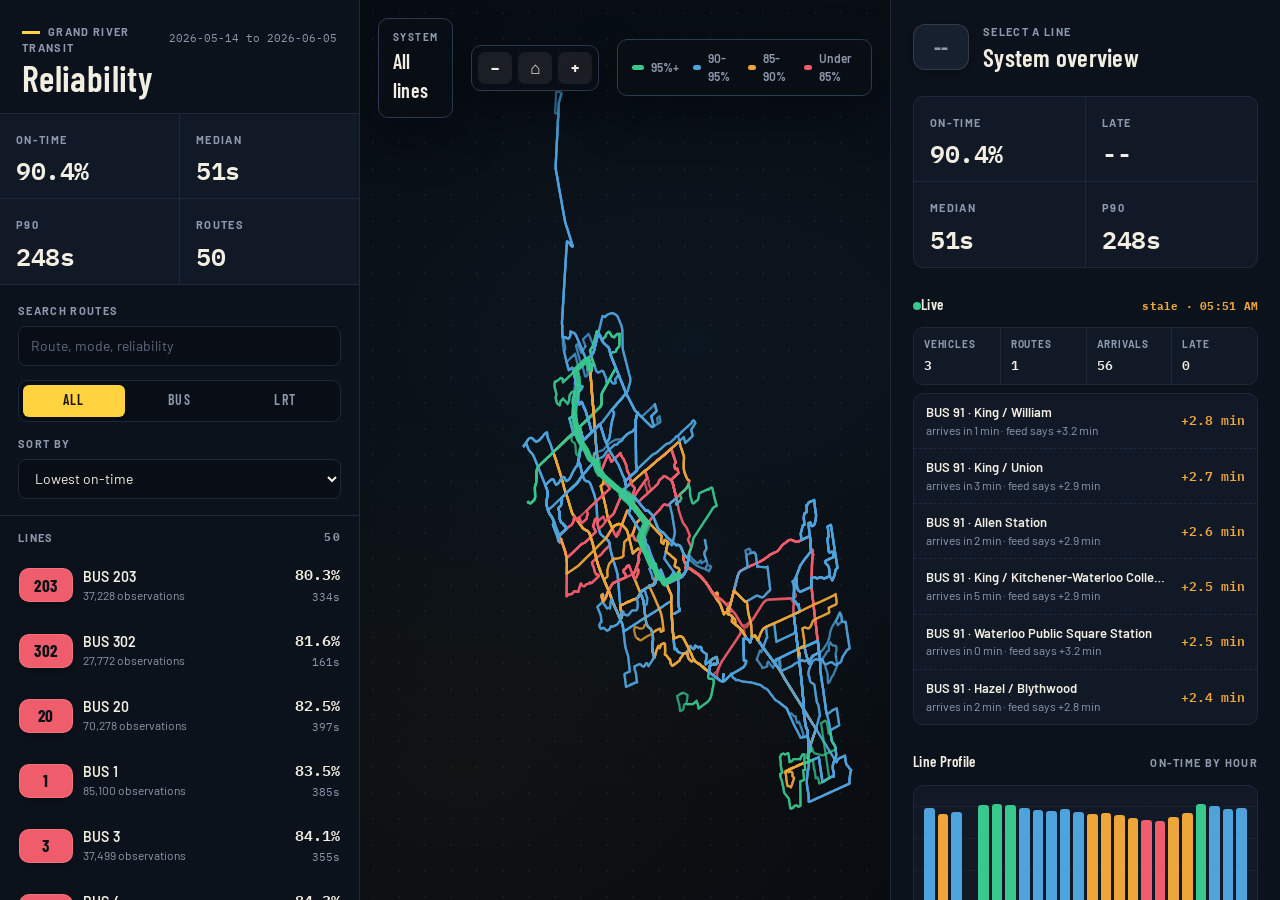
<file: dashboard/legacy.html>
<!doctype html>
<html lang="en">
  <head>
    <meta charset="utf-8">
    <meta name="viewport" content="width=device-width, initial-scale=1">
    <title>GRT Reliability Dashboard</title>
    <link rel="preconnect" href="https://fonts.googleapis.com">
    <link rel="preconnect" href="https://fonts.gstatic.com" crossorigin>
    <link href="https://fonts.googleapis.com/css2?family=Barlow+Condensed:wght@600;700&family=Barlow:wght@400;500;600;700&family=IBM+Plex+Mono:wght@500;600&display=swap" rel="stylesheet">
    <link rel="stylesheet" href="styles.css">
  </head>
  <body>
    <main class="app-shell">
      <aside class="sidebar" aria-label="Route controls">
        <header class="brand">
          <div>
            <p class="eyebrow">Grand River Transit</p>
            <h1>Reliability</h1>
          </div>
          <div class="date-range" id="dateRange">Loading</div>
        </header>

        <section class="metrics-grid" aria-label="System summary">
          <article>
            <span>On-time</span>
            <strong id="systemOnTime">--</strong>
          </article>
          <article>
            <span>Median</span>
            <strong id="systemMedian">--</strong>
          </article>
          <article>
            <span>P90</span>
            <strong id="systemP90">--</strong>
          </article>
          <article>
            <span>Routes</span>
            <strong id="systemRoutes">--</strong>
          </article>
        </section>

        <section class="controls" aria-label="Filters">
          <label class="search">
            <span>Search routes</span>
            <input id="routeSearch" type="search" placeholder="Route, mode, reliability">
          </label>
          <div class="segmented" role="group" aria-label="Mode filter">
            <button class="active" data-mode="all" type="button">All</button>
            <button data-mode="bus" type="button">Bus</button>
            <button data-mode="lrt" type="button">LRT</button>
          </div>
          <label class="select-label">
            <span>Sort by</span>
            <select id="sortRoutes">
              <option value="on_time_asc">Lowest on-time</option>
              <option value="on_time_desc">Highest on-time</option>
              <option value="p90_desc">Highest P90 delay</option>
              <option value="observations_desc">Most observations</option>
              <option value="route_asc">Route number</option>
            </select>
          </label>
        </section>

        <section class="route-list-wrap" aria-label="Routes">
          <div class="list-heading">
            <span>Lines</span>
            <span id="routeCount">0</span>
          </div>
          <div class="route-list" id="routeList"></div>
        </section>
      </aside>

      <section class="map-stage" aria-label="Route map">
        <div class="map-toolbar">
          <div class="selected-summary">
            <span id="selectedMode">System</span>
            <strong id="selectedTitle">All lines</strong>
          </div>
          <div class="map-actions" aria-label="Map zoom controls">
            <button id="zoomOut" type="button" title="Zoom out" aria-label="Zoom out">−</button>
            <button id="zoomReset" type="button" title="Reset map" aria-label="Reset map">⌂</button>
            <button id="zoomIn" type="button" title="Zoom in" aria-label="Zoom in">+</button>
          </div>
          <div class="legend" aria-label="Reliability color scale">
            <span><i class="good"></i> 95%+</span>
            <span><i class="ok"></i> 90-95%</span>
            <span><i class="watch"></i> 85-90%</span>
            <span><i class="poor"></i> Under 85%</span>
          </div>
        </div>
        <svg id="networkMap" class="network-map" role="img" aria-label="GRT route reliability map"></svg>
      </section>

      <aside class="detail-panel" aria-label="Selected route details">
        <section class="route-hero">
          <div class="route-badge" id="routeBadge">--</div>
          <div>
            <p id="routeMode">Select a line</p>
            <h2 id="routeTitle">System overview</h2>
          </div>
        </section>

        <section class="detail-metrics">
          <article>
            <span>On-time</span>
            <strong id="routeOnTime">--</strong>
          </article>
          <article>
            <span>Late</span>
            <strong id="routeLate">--</strong>
          </article>
          <article>
            <span>Median</span>
            <strong id="routeMedian">--</strong>
          </article>
          <article>
            <span>P90</span>
            <strong id="routeP90">--</strong>
          </article>
        </section>

        <section class="live-section" id="liveSection" hidden>
          <div class="section-title">
            <h3><span class="live-dot" aria-hidden="true"></span>Live</h3>
            <span id="liveUpdated">--</span>
          </div>
          <div class="live-summary" id="liveSummary"></div>
          <div class="live-arrivals" id="liveArrivals"></div>
        </section>

        <section>
          <div class="section-title">
            <h3>Line Profile</h3>
            <span>On-time by hour</span>
          </div>
          <div class="hour-chart" id="hourChart"></div>
        </section>

        <section id="transferSection" hidden>
          <div class="section-title">
            <h3>Transfers</h3>
            <span id="transferSubtitle">Riskiest connections</span>
          </div>
          <div class="transfer-table" id="transferTable"></div>
        </section>

        <section>
          <div class="section-title">
            <h3>Stations / Stops</h3>
            <span id="stopCount">0 stops</span>
          </div>
          <div class="stop-table" id="stopTable"></div>
        </section>
      </aside>
    </main>

    <script src="app.js"></script>
  </body>
</html>
</file>
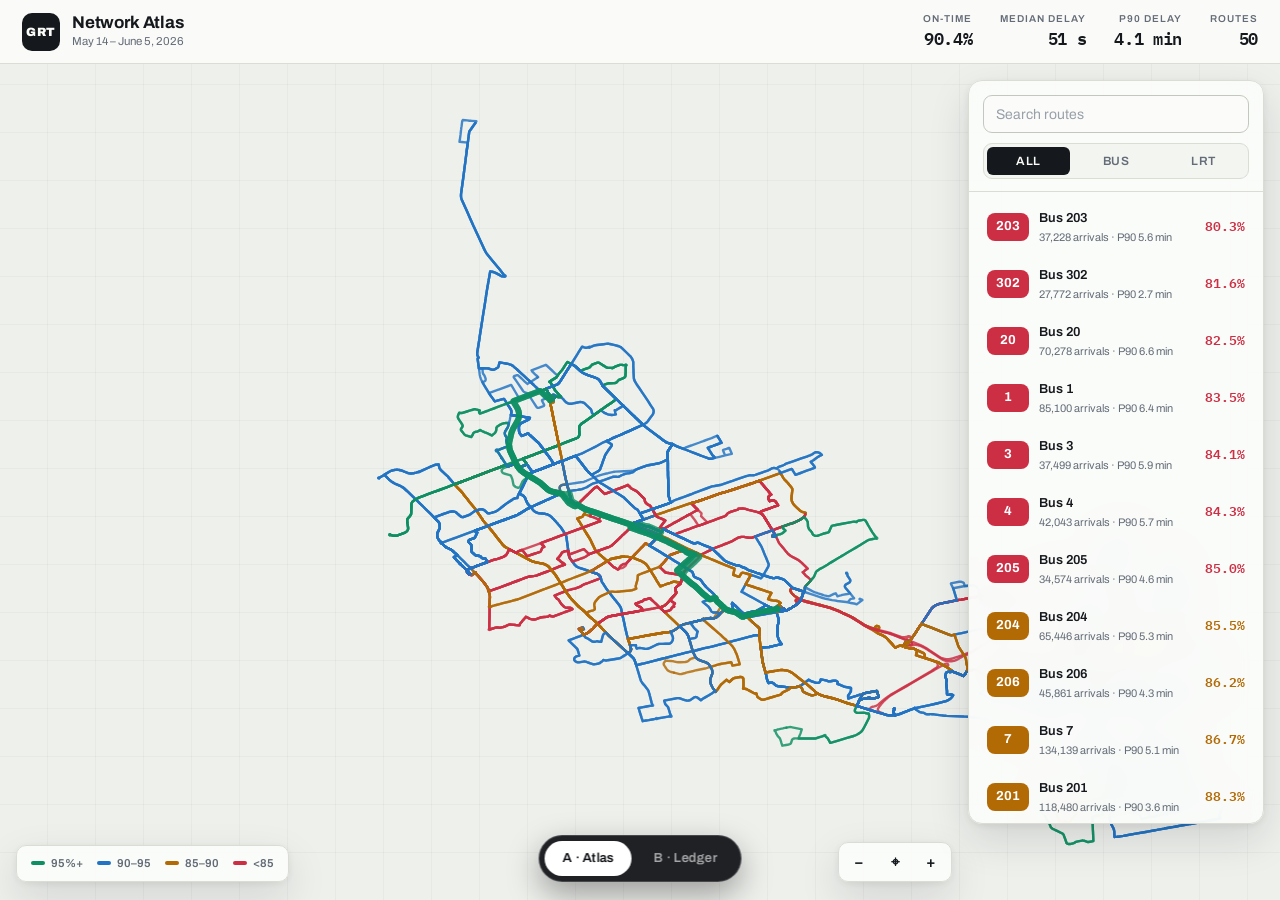
<file: dashboard/redesign.html>
<!doctype html>
<html lang="en">
  <head>
    <meta charset="utf-8">
    <meta name="viewport" content="width=device-width, initial-scale=1">
    <title>GRT Reliability — Redesign Options</title>
    <link rel="preconnect" href="https://fonts.googleapis.com">
    <link rel="preconnect" href="https://fonts.gstatic.com" crossorigin>
    <link href="https://fonts.googleapis.com/css2?family=Archivo:wght@400;500;600;700;900&family=Newsreader:ital,opsz,wght@0,6..72,300;0,6..72,400;0,6..72,500;0,6..72,600;1,6..72,400;1,6..72,500&family=IBM+Plex+Mono:wght@400;500;600&display=swap" rel="stylesheet">
    <style>
      /* ============================================================
         Shared shell
         ============================================================ */
      * { box-sizing: border-box; }

      html, body { margin: 0; }

      body {
        font-family: "Archivo", ui-sans-serif, sans-serif;
        font-size: 14px;
        line-height: 1.5;
      }

      body[data-option="atlas"] { overflow: hidden; background: #eef0ec; }
      body[data-option="ledger"] { background: #0e1014; }

      button, input, select { font: inherit; }

      .switcher {
        position: fixed;
        z-index: 100;
        bottom: 18px;
        left: 50%;
        transform: translateX(-50%);
        display: flex;
        gap: 4px;
        padding: 5px;
        border: 1px solid rgba(255, 255, 255, 0.18);
        border-radius: 999px;
        background: rgba(14, 16, 20, 0.92);
        box-shadow: 0 12px 32px rgba(0, 0, 0, 0.35);
        backdrop-filter: blur(10px);
        transition: opacity 0.3s ease;
      }

      .switcher.faded { opacity: 0.18; }
      .switcher.faded:hover,
      .switcher.faded:focus-within { opacity: 1; }

      .switcher button {
        border: 0;
        border-radius: 999px;
        padding: 8px 18px;
        background: transparent;
        color: rgba(255, 255, 255, 0.6);
        font-weight: 600;
        font-size: 13px;
        letter-spacing: 0.02em;
        cursor: pointer;
        transition: background 0.2s ease, color 0.2s ease;
      }

      .switcher button:hover { color: #fff; }

      .switcher button[aria-pressed="true"] {
        background: #fff;
        color: #0e1014;
      }

      .switcher button:focus-visible {
        outline: 2px solid #fff;
        outline-offset: 2px;
      }

      .load-error {
        position: fixed;
        inset: 0;
        z-index: 200;
        display: grid;
        place-items: center;
        padding: 24px;
        background: #0e1014;
        color: #eae8e1;
        text-align: center;
      }

      .load-error code {
        display: inline-block;
        margin-top: 10px;
        padding: 8px 14px;
        border-radius: 8px;
        background: #1c2027;
        font-family: "IBM Plex Mono", monospace;
        font-size: 13px;
      }

      @media (prefers-reduced-motion: reduce) {
        *, *::before, *::after {
          animation-duration: 0.01ms !important;
          animation-iteration-count: 1 !important;
          transition-duration: 0.01ms !important;
          scroll-behavior: auto !important;
        }
      }

      /* ============================================================
         OPTION A — ATLAS
         Light cartographic instrument: the network map is the hero.
         ============================================================ */
      .atlas {
        --paper: #eef0ec;
        --card: #fbfcfa;
        --card-soft: #f3f5f1;
        --ink: #15181c;
        --muted: #646c77;
        --hairline: #d9ddd4;
        --hairline-strong: #c2c8bd;
        --select: #1849c6;
        --good: #0e8f63;
        --ok: #2273c4;
        --watch: #b26a05;
        --poor: #cc2f44;
        --at-shadow: 0 16px 40px rgba(21, 24, 28, 0.13), 0 2px 8px rgba(21, 24, 28, 0.07);

        position: fixed;
        inset: 0;
        background: var(--paper);
        color: var(--ink);
      }

      .atlas :focus-visible {
        outline: 2px solid var(--select);
        outline-offset: 2px;
      }

      /* --- top bar --- */
      .at-bar {
        position: absolute;
        z-index: 10;
        top: 0;
        left: 0;
        right: 0;
        display: flex;
        align-items: center;
        justify-content: space-between;
        gap: 24px;
        height: 64px;
        padding: 0 22px;
        background: rgba(251, 252, 250, 0.9);
        border-bottom: 1px solid var(--hairline);
        backdrop-filter: blur(12px);
      }

      .at-brand {
        display: flex;
        align-items: center;
        gap: 12px;
      }

      .at-mark {
        display: grid;
        place-items: center;
        width: 38px;
        height: 38px;
        border-radius: 10px;
        background: var(--ink);
        color: var(--card);
        font-weight: 900;
        font-size: 12px;
        letter-spacing: 0.04em;
      }

      .at-brand strong {
        display: block;
        font-size: 17px;
        font-weight: 700;
        letter-spacing: -0.01em;
        line-height: 1.15;
      }

      .at-brand small {
        display: block;
        color: var(--muted);
        font-size: 11.5px;
      }

      .at-stats {
        display: flex;
        gap: 28px;
      }

      .at-stats div { text-align: right; }

      .at-stats span {
        display: block;
        color: var(--muted);
        font-size: 10px;
        font-weight: 600;
        letter-spacing: 0.1em;
        text-transform: uppercase;
      }

      .at-stats strong {
        display: block;
        font-family: "IBM Plex Mono", monospace;
        font-size: 17px;
        font-weight: 600;
        letter-spacing: -0.02em;
      }

      /* --- map canvas --- */
      .at-map {
        position: absolute;
        inset: 64px 0 0 0;
        width: 100%;
        height: calc(100% - 64px);
        display: block;
        cursor: grab;
        touch-action: none;
        user-select: none;
        background:
          repeating-linear-gradient(0deg, transparent 0 47px, rgba(21, 24, 28, 0.035) 47px 48px),
          repeating-linear-gradient(90deg, transparent 0 47px, rgba(21, 24, 28, 0.035) 47px 48px),
          var(--paper);
      }

      .at-map.dragging { cursor: grabbing; }

      .at-route {
        fill: none;
        stroke-linecap: round;
        stroke-linejoin: round;
        opacity: 0.82;
        cursor: pointer;
        transition: opacity 0.18s ease;
      }

      .at-route:hover { opacity: 1; }
      .at-route.dim { opacity: 0.1; }
      .at-route.sel { opacity: 1; }

      .at-stopdot {
        stroke: var(--card);
        stroke-width: 1.6;
        pointer-events: none;
        transition: r 0.15s ease;
      }

      /* --- floating panels --- */
      .at-rail,
      .at-detail {
        position: absolute;
        z-index: 8;
        top: 80px;
        bottom: 76px;
        display: flex;
        flex-direction: column;
        border: 1px solid var(--hairline);
        border-radius: 14px;
        background: rgba(251, 252, 250, 0.94);
        box-shadow: var(--at-shadow);
        backdrop-filter: blur(14px);
        overflow: hidden;
      }

      .at-rail { right: 16px; width: 296px; }

      .at-rail-head {
        display: grid;
        gap: 10px;
        padding: 14px 14px 12px;
        border-bottom: 1px solid var(--hairline);
      }

      .at-rail-head input {
        width: 100%;
        height: 38px;
        padding: 0 12px;
        border: 1px solid var(--hairline-strong);
        border-radius: 9px;
        background: var(--card);
        color: var(--ink);
      }

      .at-rail-head input::placeholder { color: #98a0a8; }

      .at-modes {
        display: grid;
        grid-template-columns: repeat(3, 1fr);
        gap: 4px;
        padding: 3px;
        border: 1px solid var(--hairline);
        border-radius: 9px;
        background: var(--card-soft);
      }

      .at-modes button {
        height: 28px;
        border: 0;
        border-radius: 6px;
        background: transparent;
        color: var(--muted);
        font-size: 12px;
        font-weight: 600;
        letter-spacing: 0.05em;
        text-transform: uppercase;
        cursor: pointer;
        transition: background 0.15s ease, color 0.15s ease;
      }

      .at-modes button:hover { color: var(--ink); }

      .at-modes button[aria-pressed="true"] {
        background: var(--ink);
        color: var(--card);
      }

      .at-list {
        min-height: 0;
        overflow-y: auto;
        padding: 8px;
      }

      .at-item {
        display: grid;
        grid-template-columns: 42px 1fr auto;
        align-items: center;
        gap: 10px;
        width: 100%;
        margin-bottom: 3px;
        padding: 8px 9px;
        border: 1px solid transparent;
        border-radius: 10px;
        background: transparent;
        color: var(--ink);
        text-align: left;
        cursor: pointer;
        transition: background 0.14s ease, border-color 0.14s ease;
      }

      .at-item:hover { background: var(--card-soft); }

      .at-item.active {
        background: var(--card-soft);
        border-color: var(--hairline-strong);
      }

      .at-chip {
        display: grid;
        place-items: center;
        min-width: 38px;
        height: 28px;
        border-radius: 8px;
        color: #fff;
        font-weight: 700;
        font-size: 13px;
      }

      .at-item-name { min-width: 0; }

      .at-item-name strong {
        display: block;
        overflow: hidden;
        text-overflow: ellipsis;
        white-space: nowrap;
        font-weight: 600;
        font-size: 13px;
      }

      .at-item-name span {
        display: block;
        color: var(--muted);
        font-size: 11px;
      }

      .at-item-rate {
        font-family: "IBM Plex Mono", monospace;
        font-size: 13px;
        font-weight: 600;
        text-align: right;
      }

      /* --- detail card --- */
      .at-detail {
        left: 16px;
        width: 348px;
        transform: translateX(-16px);
        opacity: 0;
        pointer-events: none;
        transition: transform 0.28s cubic-bezier(0.2, 0.7, 0.2, 1), opacity 0.28s ease;
      }

      .at-detail.open {
        transform: none;
        opacity: 1;
        pointer-events: auto;
      }

      .at-detail-scroll {
        min-height: 0;
        overflow-y: auto;
        padding: 18px 16px 20px;
      }

      .at-detail-head {
        display: flex;
        align-items: center;
        gap: 12px;
        margin-bottom: 16px;
      }

      .at-badge {
        display: grid;
        place-items: center;
        min-width: 52px;
        height: 42px;
        border-radius: 11px;
        color: #fff;
        font-size: 19px;
        font-weight: 700;
      }

      .at-detail-head h2 {
        margin: 0;
        font-size: 20px;
        font-weight: 700;
        letter-spacing: -0.01em;
        line-height: 1.1;
      }

      .at-detail-head p {
        margin: 0;
        color: var(--muted);
        font-size: 10.5px;
        font-weight: 600;
        letter-spacing: 0.09em;
        text-transform: uppercase;
      }

      .at-close {
        margin-left: auto;
        width: 30px;
        height: 30px;
        border: 1px solid var(--hairline);
        border-radius: 8px;
        background: var(--card);
        color: var(--muted);
        font-size: 15px;
        line-height: 1;
        cursor: pointer;
        transition: color 0.15s ease, border-color 0.15s ease;
      }

      .at-close:hover { color: var(--ink); border-color: var(--hairline-strong); }

      .at-metricrow {
        display: grid;
        grid-template-columns: repeat(4, 1fr);
        gap: 1px;
        border: 1px solid var(--hairline);
        border-radius: 11px;
        background: var(--hairline);
        overflow: hidden;
        margin-bottom: 18px;
      }

      .at-metricrow article {
        padding: 10px 11px;
        background: var(--card);
      }

      .at-metricrow span {
        display: block;
        color: var(--muted);
        font-size: 9.5px;
        font-weight: 600;
        letter-spacing: 0.08em;
        text-transform: uppercase;
      }

      .at-metricrow strong {
        display: block;
        margin-top: 4px;
        font-family: "IBM Plex Mono", monospace;
        font-size: 14px;
        font-weight: 600;
      }

      .at-section { margin-bottom: 18px; }

      .at-section h3 {
        display: flex;
        justify-content: space-between;
        align-items: baseline;
        margin: 0 0 9px;
        font-size: 12px;
        font-weight: 700;
        letter-spacing: 0.07em;
        text-transform: uppercase;
      }

      .at-section h3 small {
        color: var(--muted);
        font-size: 10.5px;
        font-weight: 500;
        letter-spacing: 0.04em;
        text-transform: none;
      }

      .at-live {
        display: flex;
        align-items: center;
        gap: 10px;
        padding: 10px 12px;
        border: 1px solid var(--hairline);
        border-radius: 11px;
        background: var(--card);
        font-size: 12.5px;
      }

      .at-live-dot {
        flex: none;
        width: 8px;
        height: 8px;
        border-radius: 50%;
        background: var(--good);
        animation: at-pulse 2.2s ease-in-out infinite;
      }

      @keyframes at-pulse {
        0% { box-shadow: 0 0 0 0 rgba(14, 143, 99, 0.4); }
        70% { box-shadow: 0 0 0 7px rgba(14, 143, 99, 0); }
        100% { box-shadow: 0 0 0 0 rgba(14, 143, 99, 0); }
      }

      .at-hours {
        display: grid;
        grid-template-columns: repeat(24, 1fr);
        align-items: end;
        gap: 2px;
        height: 96px;
        padding: 10px 10px 18px;
        border: 1px solid var(--hairline);
        border-radius: 11px;
        background: var(--card);
      }

      .at-hours i {
        position: relative;
        display: block;
        min-height: 2px;
        border-radius: 2px 2px 0 0;
      }

      .at-hours i span {
        position: absolute;
        left: 50%;
        bottom: -15px;
        transform: translateX(-50%);
        color: var(--muted);
        font-family: "IBM Plex Mono", monospace;
        font-size: 8.5px;
      }

      .at-rows {
        border: 1px solid var(--hairline);
        border-radius: 11px;
        background: var(--card);
        overflow: hidden;
      }

      .at-row {
        display: grid;
        grid-template-columns: minmax(0, 1fr) 56px;
        gap: 10px;
        align-items: center;
        width: 100%;
        padding: 8px 12px;
        border: 0;
        border-bottom: 1px solid var(--card-soft);
        background: transparent;
        color: var(--ink);
        text-align: left;
      }

      .at-row:last-child { border-bottom: 0; }

      button.at-row { cursor: pointer; transition: background 0.13s ease; }
      button.at-row:hover { background: var(--card-soft); }

      .at-row strong {
        display: block;
        overflow: hidden;
        text-overflow: ellipsis;
        white-space: nowrap;
        font-size: 12.5px;
        font-weight: 600;
      }

      .at-row span {
        display: block;
        color: var(--muted);
        font-size: 11px;
      }

      .at-row em {
        font-style: normal;
        font-family: "IBM Plex Mono", monospace;
        font-size: 12.5px;
        font-weight: 600;
        text-align: right;
      }

      .at-empty {
        padding: 14px;
        color: var(--muted);
        font-size: 12.5px;
        text-align: center;
      }

      /* --- map furniture --- */
      .at-legend {
        position: absolute;
        z-index: 8;
        left: 16px;
        bottom: 18px;
        display: flex;
        gap: 14px;
        padding: 9px 14px;
        border: 1px solid var(--hairline);
        border-radius: 10px;
        background: rgba(251, 252, 250, 0.94);
        box-shadow: var(--at-shadow);
        color: var(--muted);
        font-size: 11.5px;
        font-weight: 600;
      }

      .at-legend span { display: inline-flex; align-items: center; gap: 6px; }

      .at-legend i {
        width: 14px;
        height: 4px;
        border-radius: 99px;
      }

      .at-zoom {
        position: absolute;
        z-index: 8;
        right: 328px;
        bottom: 18px;
        display: flex;
        gap: 4px;
        padding: 4px;
        border: 1px solid var(--hairline);
        border-radius: 10px;
        background: rgba(251, 252, 250, 0.94);
        box-shadow: var(--at-shadow);
      }

      .at-zoom button {
        width: 32px;
        height: 30px;
        border: 0;
        border-radius: 7px;
        background: transparent;
        color: var(--ink);
        font-size: 15px;
        font-weight: 700;
        cursor: pointer;
        transition: background 0.15s ease;
      }

      .at-zoom button:hover { background: var(--card-soft); }

      .at-rail::-webkit-scrollbar,
      .at-list::-webkit-scrollbar,
      .at-detail-scroll::-webkit-scrollbar { width: 9px; }

      .at-list::-webkit-scrollbar-thumb,
      .at-detail-scroll::-webkit-scrollbar-thumb {
        background: var(--hairline-strong);
        border: 3px solid var(--card);
        border-radius: 99px;
      }

      /* ============================================================
         OPTION B — LEDGER
         Dark editorial report: a scrolling data-journalism narrative.
         ============================================================ */
      .ledger {
        --bg: #0e1014;
        --surface: #14171c;
        --surface-2: #1a1e25;
        --text: #eae8e1;
        --mut: #8b919b;
        --rule: #272c34;
        --rule-strong: #39404b;
        --good: #43d9a3;
        --ok: #5ba8e8;
        --watch: #e3a43c;
        --poor: #ff6478;

        background: var(--bg);
        color: var(--text);
        font-family: "Newsreader", Georgia, serif;
        font-size: 17px;
        line-height: 1.6;
      }

      .ledger :focus-visible {
        outline: 2px solid var(--good);
        outline-offset: 2px;
      }

      .ld-wrap {
        max-width: 1020px;
        margin: 0 auto;
        padding: 0 28px 140px;
      }

      .ld-reveal {
        opacity: 0;
        transform: translateY(18px);
        transition: opacity 0.7s ease, transform 0.7s cubic-bezier(0.2, 0.7, 0.2, 1);
      }

      .ld-reveal.in { opacity: 1; transform: none; }

      /* --- masthead --- */
      .ld-masthead {
        padding: 34px 0 18px;
        border-bottom: 3px double var(--rule-strong);
        text-align: center;
      }

      .ld-masthead > span {
        display: block;
        color: var(--mut);
        font-family: "IBM Plex Mono", monospace;
        font-size: 11px;
        font-weight: 500;
        letter-spacing: 0.22em;
        text-transform: uppercase;
      }

      .ld-masthead h1 {
        margin: 10px 0 8px;
        font-size: clamp(34px, 5.4vw, 56px);
        font-weight: 500;
        font-optical-sizing: auto;
        letter-spacing: -0.01em;
        line-height: 1.05;
        text-wrap: balance;
      }

      .ld-masthead h1 em {
        font-style: italic;
        font-weight: 400;
      }

      /* --- hero --- */
      .ld-hero {
        padding: 64px 0 56px;
        border-bottom: 1px solid var(--rule);
        text-align: center;
      }

      .ld-kicker {
        margin: 0 auto;
        max-width: 560px;
        color: var(--mut);
        font-size: 18px;
        font-style: italic;
        text-wrap: pretty;
      }

      .ld-big {
        margin: 8px 0 2px;
        font-size: clamp(96px, 17vw, 188px);
        font-weight: 300;
        font-optical-sizing: auto;
        letter-spacing: -0.04em;
        line-height: 1;
        font-variant-numeric: tabular-nums;
      }

      .ld-big sup {
        font-size: 0.32em;
        font-weight: 400;
        vertical-align: 1.5em;
        color: var(--mut);
      }

      .ld-deck {
        margin: 0 auto;
        max-width: 620px;
        font-size: 20px;
        text-wrap: balance;
      }

      .ld-herostats {
        display: flex;
        justify-content: center;
        gap: 48px;
        margin-top: 44px;
      }

      .ld-herostats div { text-align: center; }

      .ld-herostats strong {
        display: block;
        font-family: "IBM Plex Mono", monospace;
        font-size: 22px;
        font-weight: 500;
      }

      .ld-herostats span {
        display: block;
        margin-top: 2px;
        color: var(--mut);
        font-family: "IBM Plex Mono", monospace;
        font-size: 10.5px;
        letter-spacing: 0.14em;
        text-transform: uppercase;
      }

      /* --- shared section chrome --- */
      .ld-section { padding: 56px 0 8px; }

      .ld-label {
        display: block;
        margin-bottom: 14px;
        color: var(--good);
        font-family: "IBM Plex Mono", monospace;
        font-size: 11px;
        font-weight: 600;
        letter-spacing: 0.22em;
        text-transform: uppercase;
      }

      .ld-section h2 {
        margin: 0 0 10px;
        font-size: clamp(28px, 3.6vw, 40px);
        font-weight: 500;
        letter-spacing: -0.01em;
        line-height: 1.12;
        text-wrap: balance;
      }

      .ld-section .ld-sub {
        margin: 0 0 30px;
        max-width: 640px;
        color: var(--mut);
        font-size: 17px;
        text-wrap: pretty;
      }

      .ld-caption {
        margin: 12px 0 0;
        color: var(--mut);
        font-size: 13.5px;
        font-style: italic;
      }

      /* --- trend chart --- */
      .ld-trendbox { position: relative; }

      .ld-trend {
        display: block;
        width: 100%;
        height: auto;
      }

      .ld-tip {
        position: absolute;
        display: none;
        padding: 6px 10px;
        border: 1px solid var(--rule-strong);
        border-radius: 7px;
        background: var(--surface-2);
        font-family: "IBM Plex Mono", monospace;
        font-size: 12px;
        white-space: nowrap;
        pointer-events: none;
        transform: translate(-50%, -130%);
      }

      /* --- live --- */
      .ld-livehead {
        display: flex;
        align-items: baseline;
        gap: 12px;
      }

      .ld-livedot {
        flex: none;
        align-self: center;
        width: 9px;
        height: 9px;
        border-radius: 50%;
        background: var(--good);
        animation: ld-pulse 2.2s ease-in-out infinite;
      }

      @keyframes ld-pulse {
        0% { box-shadow: 0 0 0 0 rgba(67, 217, 163, 0.45); }
        70% { box-shadow: 0 0 0 8px rgba(67, 217, 163, 0); }
        100% { box-shadow: 0 0 0 0 rgba(67, 217, 163, 0); }
      }

      .ld-livetime {
        color: var(--mut);
        font-family: "IBM Plex Mono", monospace;
        font-size: 12px;
      }

      .ld-arrivals {
        display: grid;
        grid-template-columns: repeat(auto-fit, minmax(280px, 1fr));
        gap: 12px;
        margin-top: 22px;
      }

      .ld-arrival {
        padding: 14px 16px;
        border: 1px solid var(--rule);
        border-radius: 10px;
        background: var(--surface);
      }

      .ld-arrival strong {
        display: block;
        font-size: 16px;
        font-weight: 600;
      }

      .ld-arrival span {
        display: block;
        color: var(--mut);
        font-size: 13.5px;
      }

      .ld-arrival em {
        display: block;
        margin-top: 6px;
        font-style: normal;
        font-family: "IBM Plex Mono", monospace;
        font-size: 14px;
        font-weight: 600;
      }

      /* --- league table --- */
      .ld-controls {
        display: flex;
        flex-wrap: wrap;
        align-items: center;
        justify-content: space-between;
        gap: 14px;
        margin-bottom: 6px;
        padding-bottom: 12px;
        border-bottom: 1px solid var(--rule-strong);
      }

      .ld-filters { display: flex; gap: 18px; }

      .ld-filters button {
        padding: 2px 0;
        border: 0;
        border-bottom: 2px solid transparent;
        background: none;
        color: var(--mut);
        font-family: "IBM Plex Mono", monospace;
        font-size: 12.5px;
        letter-spacing: 0.1em;
        text-transform: uppercase;
        cursor: pointer;
        transition: color 0.15s ease, border-color 0.15s ease;
      }

      .ld-filters button:hover { color: var(--text); }

      .ld-filters button[aria-pressed="true"] {
        color: var(--text);
        border-bottom-color: var(--good);
      }

      .ld-sort {
        display: flex;
        align-items: center;
        gap: 8px;
        color: var(--mut);
        font-family: "IBM Plex Mono", monospace;
        font-size: 12px;
        letter-spacing: 0.06em;
        text-transform: uppercase;
      }

      .ld-sort select {
        padding: 5px 8px;
        border: 1px solid var(--rule-strong);
        border-radius: 7px;
        background: var(--surface);
        color: var(--text);
        font-family: "IBM Plex Mono", monospace;
        font-size: 12px;
      }

      .ld-cols {
        display: grid;
        grid-template-columns: 34px 52px minmax(110px, 0.6fr) minmax(0, 1.4fr) 72px 76px 20px;
        gap: 14px;
        padding: 12px 10px 8px;
        color: var(--mut);
        font-family: "IBM Plex Mono", monospace;
        font-size: 10.5px;
        letter-spacing: 0.12em;
        text-transform: uppercase;
      }

      .ld-cols :nth-child(5),
      .ld-cols :nth-child(6) { text-align: right; }

      .ld-row { border-bottom: 1px solid var(--rule); }

      .ld-rowbtn {
        display: grid;
        grid-template-columns: 34px 52px minmax(110px, 0.6fr) minmax(0, 1.4fr) 72px 76px 20px;
        gap: 14px;
        align-items: center;
        width: 100%;
        padding: 11px 10px;
        border: 0;
        background: transparent;
        color: var(--text);
        text-align: left;
        cursor: pointer;
        transition: background 0.14s ease;
      }

      .ld-rowbtn:hover { background: var(--surface); }

      .ld-rowbtn[aria-expanded="true"] { background: var(--surface); }

      .ld-rank {
        color: var(--mut);
        font-family: "IBM Plex Mono", monospace;
        font-size: 12.5px;
      }

      .ld-chip {
        display: grid;
        place-items: center;
        height: 28px;
        border: 1px solid var(--rule-strong);
        border-radius: 7px;
        font-family: "IBM Plex Mono", monospace;
        font-size: 13px;
        font-weight: 600;
      }

      .ld-rname {
        overflow: hidden;
        text-overflow: ellipsis;
        white-space: nowrap;
        font-size: 16.5px;
        font-weight: 500;
      }

      .ld-barwrap {
        height: 8px;
        border-radius: 99px;
        background: var(--surface-2);
        overflow: hidden;
      }

      .ld-barwrap i {
        display: block;
        height: 100%;
        border-radius: 99px;
        transition: width 0.6s cubic-bezier(0.2, 0.7, 0.2, 1);
      }

      .ld-rate,
      .ld-p90 {
        font-family: "IBM Plex Mono", monospace;
        font-size: 13.5px;
        font-weight: 500;
        text-align: right;
        font-variant-numeric: tabular-nums;
      }

      .ld-p90 { color: var(--mut); }

      .ld-caret {
        color: var(--mut);
        font-family: "IBM Plex Mono", monospace;
        font-size: 12px;
        text-align: center;
        transition: transform 0.25s ease;
      }

      .ld-rowbtn[aria-expanded="true"] .ld-caret { transform: rotate(180deg); }

      .ld-drill {
        display: grid;
        grid-template-rows: 0fr;
        transition: grid-template-rows 0.35s cubic-bezier(0.2, 0.7, 0.2, 1);
      }

      .ld-drill.open { grid-template-rows: 1fr; }

      .ld-drill > div { overflow: hidden; }

      .ld-drillgrid {
        display: grid;
        grid-template-columns: 1.1fr 1fr;
        gap: 22px 34px;
        padding: 10px 10px 26px;
      }

      @media (max-width: 760px) {
        .ld-drillgrid { grid-template-columns: 1fr; }
      }

      .ld-drillgrid h4 {
        margin: 0 0 10px;
        color: var(--mut);
        font-family: "IBM Plex Mono", monospace;
        font-size: 11px;
        font-weight: 600;
        letter-spacing: 0.16em;
        text-transform: uppercase;
      }

      .ld-hours {
        display: grid;
        grid-template-columns: repeat(24, 1fr);
        align-items: end;
        gap: 2px;
        height: 110px;
        padding-bottom: 18px;
        position: relative;
      }

      .ld-hours i {
        position: relative;
        min-height: 2px;
        border-radius: 2px 2px 0 0;
        opacity: 0.9;
      }

      .ld-hours i span {
        position: absolute;
        left: 50%;
        bottom: -17px;
        transform: translateX(-50%);
        color: var(--mut);
        font-family: "IBM Plex Mono", monospace;
        font-size: 9px;
      }

      .ld-statstrip {
        display: grid;
        grid-template-columns: repeat(4, 1fr);
        gap: 10px;
        margin-top: 16px;
        padding-top: 14px;
        border-top: 1px dotted var(--rule-strong);
      }

      .ld-statstrip strong {
        display: block;
        font-family: "IBM Plex Mono", monospace;
        font-size: 15px;
        font-weight: 600;
      }

      .ld-statstrip span {
        display: block;
        color: var(--mut);
        font-family: "IBM Plex Mono", monospace;
        font-size: 10px;
        letter-spacing: 0.12em;
        text-transform: uppercase;
      }

      .ld-minilist { display: grid; gap: 0; }

      .ld-minirow {
        display: grid;
        grid-template-columns: minmax(0, 1fr) auto;
        gap: 12px;
        align-items: baseline;
        padding: 7px 0;
        border-bottom: 1px dotted var(--rule-strong);
        font-size: 14.5px;
      }

      .ld-minirow:last-child { border-bottom: 0; }

      .ld-minirow span {
        overflow: hidden;
        text-overflow: ellipsis;
        white-space: nowrap;
        color: var(--text);
      }

      .ld-minirow small {
        display: block;
        color: var(--mut);
        font-size: 12.5px;
      }

      .ld-minirow em {
        font-style: normal;
        font-family: "IBM Plex Mono", monospace;
        font-size: 13px;
        font-weight: 600;
      }

      .ld-mutetext { color: var(--mut); font-size: 14.5px; font-style: italic; }

      /* --- transfers --- */
      .ld-translist {
        margin: 0;
        padding: 0;
        list-style: none;
        counter-reset: transfer;
      }

      .ld-translist li {
        display: grid;
        grid-template-columns: 44px minmax(0, 1fr) auto;
        gap: 18px;
        align-items: center;
        padding: 16px 4px;
        border-bottom: 1px solid var(--rule);
      }

      .ld-translist li::before {
        counter-increment: transfer;
        content: counter(transfer, decimal-leading-zero);
        color: var(--mut);
        font-family: "IBM Plex Mono", monospace;
        font-size: 13px;
      }

      .ld-translist strong {
        display: block;
        font-size: 17px;
        font-weight: 500;
      }

      .ld-translist small {
        display: block;
        color: var(--mut);
        font-size: 13.5px;
      }

      .ld-transrate {
        font-family: "IBM Plex Mono", monospace;
        font-size: 19px;
        font-weight: 500;
        text-align: right;
      }

      .ld-transrate small {
        display: block;
        color: var(--mut);
        font-size: 10px;
        letter-spacing: 0.12em;
        text-transform: uppercase;
      }

      /* --- colophon --- */
      .ld-colophon {
        margin-top: 72px;
        padding-top: 22px;
        border-top: 3px double var(--rule-strong);
        color: var(--mut);
        font-size: 14px;
        text-align: center;
        font-style: italic;
        text-wrap: pretty;
      }
    </style>
  </head>
  <body data-option="atlas">
    <!-- ======================= OPTION A: ATLAS ======================= -->
    <div class="atlas" id="atlasRoot">
      <header class="at-bar">
        <div class="at-brand">
          <span class="at-mark">GRT</span>
          <div>
            <strong>Network Atlas</strong>
            <small id="atDates">Loading…</small>
          </div>
        </div>
        <div class="at-stats" aria-label="System summary">
          <div><span>On-time</span><strong id="atOnTime">--</strong></div>
          <div><span>Median delay</span><strong id="atMedian">--</strong></div>
          <div><span>P90 delay</span><strong id="atP90">--</strong></div>
          <div><span>Routes</span><strong id="atRoutes">--</strong></div>
        </div>
      </header>

      <svg class="at-map" id="atMap" role="img" aria-label="GRT network reliability map"></svg>

      <div class="at-legend" aria-label="Reliability color scale">
        <span><i style="background:#0e8f63"></i> 95%+</span>
        <span><i style="background:#2273c4"></i> 90–95</span>
        <span><i style="background:#b26a05"></i> 85–90</span>
        <span><i style="background:#cc2f44"></i> &lt;85</span>
      </div>

      <div class="at-zoom" aria-label="Map zoom controls">
        <button id="atZoomOut" type="button" aria-label="Zoom out">−</button>
        <button id="atZoomReset" type="button" aria-label="Reset view">⌖</button>
        <button id="atZoomIn" type="button" aria-label="Zoom in">+</button>
      </div>

      <aside class="at-rail" aria-label="Route list">
        <div class="at-rail-head">
          <input id="atSearch" type="search" placeholder="Search routes" aria-label="Search routes">
          <div class="at-modes" role="group" aria-label="Mode filter">
            <button type="button" data-mode="all" aria-pressed="true">All</button>
            <button type="button" data-mode="bus" aria-pressed="false">Bus</button>
            <button type="button" data-mode="lrt" aria-pressed="false">LRT</button>
          </div>
        </div>
        <div class="at-list" id="atList"></div>
      </aside>

      <aside class="at-detail" id="atDetail" aria-label="Route details" aria-hidden="true"></aside>
    </div>

    <!-- ======================= OPTION B: LEDGER ======================= -->
    <div class="ledger" id="ledgerRoot" hidden>
      <div class="ld-wrap">
        <header class="ld-masthead">
          <span>Grand River Transit · Waterloo Region</span>
          <h1>The <em>Reliability</em> Report</h1>
          <span id="ldDates">—</span>
        </header>

        <section class="ld-hero ld-reveal" aria-label="Headline statistic">
          <p class="ld-kicker" id="ldKicker">Loading the numbers…</p>
          <div class="ld-big"><span id="ldBig">0.0</span><sup>%</sup></div>
          <p class="ld-deck" id="ldDeck"></p>
          <div class="ld-herostats" id="ldHeroStats"></div>
        </section>

        <section class="ld-section ld-reveal" aria-label="Daily trend">
          <span class="ld-label">Day by day</span>
          <h2>A steady system, with rough edges</h2>
          <p class="ld-sub" id="ldTrendSub"></p>
          <div class="ld-trendbox">
            <svg class="ld-trend" id="ldTrend" role="img" aria-label="Daily on-time rate"></svg>
            <div class="ld-tip" id="ldTip"></div>
          </div>
          <p class="ld-caption">Share of observed arrivals on time, by service day. Weekends shaded. The first day reflects partial collection.</p>
        </section>

        <section class="ld-section ld-reveal" id="ldLive" hidden aria-label="Live conditions">
          <span class="ld-label">Right now</span>
          <div class="ld-livehead">
            <span class="ld-livedot" aria-hidden="true"></span>
            <h2 id="ldLiveHead">On the road</h2>
            <span class="ld-livetime" id="ldLiveTime"></span>
          </div>
          <p class="ld-sub" id="ldLiveSub"></p>
          <div class="ld-arrivals" id="ldArrivals"></div>
        </section>

        <section class="ld-section ld-reveal" aria-label="Route rankings">
          <span class="ld-label">The league table</span>
          <h2>Every route, ranked</h2>
          <p class="ld-sub">Click a route to open its hourly profile, slowest stops, and riskiest onward connections.</p>
          <div class="ld-controls">
            <div class="ld-filters" role="group" aria-label="Mode filter">
              <button type="button" data-mode="all" aria-pressed="true">All modes</button>
              <button type="button" data-mode="bus" aria-pressed="false">Bus</button>
              <button type="button" data-mode="lrt" aria-pressed="false">LRT</button>
            </div>
            <label class="ld-sort">Sort
              <select id="ldSort">
                <option value="worst">Least reliable first</option>
                <option value="best">Most reliable first</option>
                <option value="busiest">Busiest first</option>
                <option value="number">Route number</option>
              </select>
            </label>
          </div>
          <div class="ld-cols" aria-hidden="true">
            <span>#</span><span>Route</span><span>Line</span><span>On-time</span><span>Rate</span><span>P90</span><span></span>
          </div>
          <div id="ldTable"></div>
        </section>

        <section class="ld-section ld-reveal" aria-label="Riskiest transfers">
          <span class="ld-label">Connections</span>
          <h2>Where transfers go to die</h2>
          <p class="ld-sub">The connections riders attempt most often, ranked by how rarely the second vehicle is actually catchable.</p>
          <ol class="ld-translist" id="ldTransfers"></ol>
        </section>

        <footer class="ld-colophon" id="ldColophon"></footer>
      </div>
    </div>

    <!-- ======================= SWITCHER ======================= -->
    <nav class="switcher" aria-label="Design option switcher">
      <button type="button" data-opt="atlas" aria-pressed="true" title="Option A — light, map-first instrument">A · Atlas</button>
      <button type="button" data-opt="ledger" aria-pressed="false" title="Option B — dark, editorial scroll report">B · Ledger</button>
    </nav>

    <script>
      "use strict";

      const SVG_NS = "http://www.w3.org/2000/svg";

      const REL = {
        atlas: { good: "#0e8f63", ok: "#2273c4", watch: "#b26a05", poor: "#cc2f44" },
        ledger: { good: "#43d9a3", ok: "#5ba8e8", watch: "#e3a43c", poor: "#ff6478" },
      };

      function relColor(rate, theme) {
        const c = REL[theme];
        if (rate >= 0.95) return c.good;
        if (rate >= 0.9) return c.ok;
        if (rate >= 0.85) return c.watch;
        return c.poor;
      }

      const fmtPct = (v) => `${(Number(v || 0) * 100).toFixed(1)}%`;
      const fmtInt = (v) => Number(v || 0).toLocaleString("en-US");

      function fmtDelay(s) {
        const v = Math.round(Number(s || 0));
        if (Math.abs(v) < 90) return `${v} s`;
        return `${(v / 60).toFixed(1)} min`;
      }

      function fmtSignedMin(s) {
        const m = Math.round((Number(s || 0) / 60) * 10) / 10;
        if (m === 0) return "on time";
        return `${m > 0 ? "+" : ""}${m.toFixed(1)} min`;
      }

      function routeLabel(route) {
        return route.route_short_name || route.route_id;
      }

      function routeName(route) {
        return `${route.transit_mode === "lrt" ? "LRT" : "Bus"} ${routeLabel(route)}`;
      }

      function fmtDateLong(iso) {
        return new Date(`${iso}T12:00:00`).toLocaleDateString("en-US", { month: "long", day: "numeric" });
      }

      function reducedMotion() {
        return window.matchMedia("(prefers-reduced-motion: reduce)").matches;
      }

      /* ---------- shared geometry: order stops along the route shape ---------- */
      function distanceSquared(aLat, aLon, bLat, bLon) {
        const latScale = 111000;
        const lonScale = Math.cos((aLat * Math.PI) / 180) * 111000;
        const dy = (aLat - bLat) * latScale;
        const dx = (aLon - bLon) * lonScale;
        return dx * dx + dy * dy;
      }

      function stopsInLineOrder(data, routeKey) {
        const shapes = data.routeShapes[routeKey] || [];
        const shape = shapes.reduce((best, s) => (!best || s.points.length > best.points.length ? s : best), null);
        const stops = data.routeStops[routeKey] || [];
        if (!shape || shape.points.length < 2) return [...stops];

        const cumulative = [0];
        for (let i = 1; i < shape.points.length; i += 1) {
          const [pLat, pLon] = shape.points[i - 1];
          const [lat, lon] = shape.points[i];
          cumulative.push(cumulative[i - 1] + Math.sqrt(distanceSquared(pLat, pLon, lat, lon)));
        }

        const progress = new Map();
        for (const stop of stops) {
          let bestD = Number.POSITIVE_INFINITY;
          let bestP = 0;
          for (let i = 0; i < shape.points.length; i += 1) {
            const [lat, lon] = shape.points[i];
            const d = distanceSquared(stop.stop_lat, stop.stop_lon, lat, lon);
            if (d < bestD) { bestD = d; bestP = cumulative[i]; }
          }
          progress.set(`${stop.direction_id}:${stop.stop_id}`, bestP);
        }

        return [...stops].sort((a, b) => {
          if (a.direction_id !== b.direction_id) return a.direction_id - b.direction_id;
          const ap = progress.get(`${a.direction_id}:${a.stop_id}`) ?? 0;
          const bp = progress.get(`${b.direction_id}:${b.stop_id}`) ?? 0;
          return ap - bp;
        });
      }

      function systemAggregates(data) {
        const rows = data.systemByDate;
        const obs = rows.reduce((sum, r) => sum + r.observations, 0);
        const onTime = rows.reduce((sum, r) => sum + r.on_time_rate * r.observations, 0) / obs;
        const median = rows[Math.floor(rows.length / 2)]?.median_delay_seconds || 0;
        const p90 = rows.reduce((sum, r) => sum + r.p90_delay_seconds * r.observations, 0) / obs;
        return { obs, onTime, median, p90 };
      }

      /* ================================================================
         OPTION A — ATLAS
         ================================================================ */
      function atlasModule(data, live, sys) {
        const root = document.querySelector("#atlasRoot");
        const svg = document.querySelector("#atMap");
        const listEl = document.querySelector("#atList");
        const detailEl = document.querySelector("#atDetail");
        const searchEl = document.querySelector("#atSearch");

        const state = {
          selected: null,
          mode: "all",
          search: "",
          map: { w: 0, h: 0, scale: 1, panX: 0, panY: 0, dragging: false, sx: 0, sy: 0, px: 0, py: 0, moved: false },
        };

        document.querySelector("#atDates").textContent =
          `${fmtDateLong(data.overall.startDate)} – ${fmtDateLong(data.overall.endDate)}, 2026`;
        document.querySelector("#atOnTime").textContent = fmtPct(sys.onTime);
        document.querySelector("#atMedian").textContent = fmtDelay(sys.median);
        document.querySelector("#atP90").textContent = fmtDelay(sys.p90);
        document.querySelector("#atRoutes").textContent = data.routes.length;

        function project(lat, lon) {
          const pad = 56;
          const { minLat, maxLat, minLon, maxLon } = data.bounds;
          const bx = pad + ((lon - minLon) / (maxLon - minLon)) * (state.map.w - pad * 2);
          const by = pad + ((maxLat - lat) / (maxLat - minLat)) * (state.map.h - pad * 2);
          const cx = state.map.w / 2;
          const cy = state.map.h / 2;
          return [cx + (bx - cx) * state.map.scale + state.map.panX, cy + (by - cy) * state.map.scale + state.map.panY];
        }

        function pathFor(points) {
          return points
            .map(([lat, lon], i) => {
              const [x, y] = project(lat, lon);
              return `${i === 0 ? "M" : "L"}${x.toFixed(1)} ${y.toFixed(1)}`;
            })
            .join(" ");
        }

        function draw() {
          const rect = svg.getBoundingClientRect();
          state.map.w = Math.max(600, rect.width);
          state.map.h = Math.max(420, rect.height);
          svg.setAttribute("viewBox", `0 0 ${state.map.w} ${state.map.h}`);
          svg.textContent = "";

          const back = document.createElementNS(SVG_NS, "g");
          const front = document.createElementNS(SVG_NS, "g");
          const dots = document.createElementNS(SVG_NS, "g");
          svg.append(back, front, dots);

          for (const route of data.routes) {
            const shapes = data.routeShapes[route.key] || [];
            const isSel = route.key === state.selected;
            for (const shape of shapes) {
              const path = document.createElementNS(SVG_NS, "path");
              path.setAttribute("class", `at-route${state.selected ? (isSel ? " sel" : " dim") : ""}`);
              path.setAttribute("d", pathFor(shape.points));
              path.setAttribute("stroke", relColor(route.on_time_rate, "atlas"));
              const base = route.transit_mode === "lrt" ? 6 : isSel ? 4.6 : 2.4;
              path.setAttribute("stroke-width", (base / Math.sqrt(state.map.scale)).toFixed(2));
              path.addEventListener("click", (event) => {
                event.stopPropagation();
                if (!state.map.moved) select(route.key);
              });
              const title = document.createElementNS(SVG_NS, "title");
              title.textContent = `${routeName(route)} · ${fmtPct(route.on_time_rate)} on-time`;
              path.append(title);
              (isSel ? front : back).append(path);
            }
          }

          for (const stop of data.routeStops[state.selected] || []) {
            const [x, y] = project(stop.stop_lat, stop.stop_lon);
            const dot = document.createElementNS(SVG_NS, "circle");
            dot.setAttribute("class", "at-stopdot");
            dot.setAttribute("cx", x.toFixed(1));
            dot.setAttribute("cy", y.toFixed(1));
            dot.setAttribute("r", ((stop.on_time_rate < 0.8 ? 4.6 : 3.4) / Math.sqrt(state.map.scale)).toFixed(2));
            dot.setAttribute("fill", relColor(stop.on_time_rate, "atlas"));
            dot.dataset.stopkey = `${stop.direction_id}:${stop.stop_id}`;
            dots.append(dot);
          }
        }

        function setZoom(next, ax = state.map.w / 2, ay = state.map.h / 2) {
          const prev = state.map.scale;
          const scale = Math.min(7, Math.max(0.65, next));
          if (scale === prev) return;
          const cx = state.map.w / 2;
          const cy = state.map.h / 2;
          state.map.panX = ax - cx - ((ax - cx - state.map.panX) / prev) * scale;
          state.map.panY = ay - cy - ((ay - cy - state.map.panY) / prev) * scale;
          state.map.scale = scale;
          draw();
        }

        function resetView() {
          state.map.scale = 1;
          state.map.panX = 0;
          state.map.panY = 0;
          draw();
        }

        function filtered() {
          const q = state.search.trim().toLowerCase();
          return data.routes
            .filter((route) => {
              if (state.mode !== "all" && route.transit_mode !== state.mode) return false;
              if (!q) return true;
              return `${routeName(route)} ${routeLabel(route)}`.toLowerCase().includes(q);
            })
            .sort((a, b) => a.on_time_rate - b.on_time_rate);
        }

        function renderList() {
          listEl.textContent = "";
          for (const route of filtered()) {
            const btn = document.createElement("button");
            btn.type = "button";
            btn.className = `at-item${route.key === state.selected ? " active" : ""}`;
            btn.innerHTML = `
              <span class="at-chip" style="background:${relColor(route.on_time_rate, "atlas")}">${routeLabel(route)}</span>
              <span class="at-item-name">
                <strong>${routeName(route)}</strong>
                <span>${fmtInt(route.observations)} arrivals · P90 ${fmtDelay(route.p90_delay_seconds)}</span>
              </span>
              <span class="at-item-rate" style="color:${relColor(route.on_time_rate, "atlas")}">${fmtPct(route.on_time_rate)}</span>
            `;
            btn.addEventListener("click", () => select(route.key));
            listEl.append(btn);
          }
        }

        function liveBlock(route) {
          if (!live || !live.totals || !live.totals.stopArrivals) return "";
          const lr = live.routes.find((item) => item.key === route.key);
          if (!lr) {
            return `<section class="at-section"><h3>Live</h3>
              <div class="at-live"><span class="at-live-dot" style="background:#98a0a8;animation:none"></span>
              Not running right now</div></section>`;
          }
          const color = lr.mean_predicted_delay_seconds > 300 ? "var(--poor)" : lr.mean_predicted_delay_seconds > 120 ? "var(--watch)" : "var(--good)";
          return `<section class="at-section"><h3>Live <small>${lr.trips} vehicles</small></h3>
            <div class="at-live"><span class="at-live-dot"></span>
            <span>Predicted delay <strong style="color:${color};font-family:'IBM Plex Mono',monospace">${fmtSignedMin(lr.mean_predicted_delay_seconds)}</strong>
            · worst ${fmtSignedMin(lr.max_predicted_delay_seconds)} · ${lr.late_arrivals} late stop${lr.late_arrivals === 1 ? "" : "s"}</span></div>
          </section>`;
        }

        function hourBlock(route) {
          const byHour = new Map((data.routeByHour[route.key] || []).map((r) => [r.hour_of_day, r]));
          let bars = "";
          for (let h = 0; h < 24; h += 1) {
            const rate = byHour.get(h)?.on_time_rate ?? 0;
            const label = h % 6 === 0 ? `<span>${h}</span>` : "";
            bars += `<i style="height:${Math.max(2, rate * 64)}px;background:${relColor(rate, "atlas")}" title="${h}:00 · ${fmtPct(rate)} on-time">${label}</i>`;
          }
          return `<section class="at-section"><h3>By hour <small>on-time rate</small></h3>
            <div class="at-hours">${bars}</div></section>`;
        }

        function transferBlock(route) {
          const rows = [...((data.transfers && data.transfers.byRoute[route.key]) || [])]
            .sort((a, b) => a.success_rate - b.success_rate)
            .slice(0, 5);
          if (!rows.length) return "";
          const items = rows
            .map((t) => {
              const target = data.routes.find((r) => r.key === t.toKey);
              return `<button class="at-row" type="button" data-goto="${t.toKey}">
                <span><strong>→ ${target ? routeName(target) : t.toKey}</strong>
                <span>${t.transfer_stop_name} · ${fmtInt(t.attempts)} attempts</span></span>
                <em style="color:${relColor(t.success_rate + 0.05, "atlas")}">${fmtPct(t.success_rate)}</em>
              </button>`;
            })
            .join("");
          return `<section class="at-section"><h3>Connections <small>success rate</small></h3>
            <div class="at-rows">${items}</div></section>`;
        }

        function stopsBlock(route) {
          const stops = stopsInLineOrder(data, route.key);
          if (!stops.length) return "";
          const rows = stops
            .map((s) => `<div class="at-row" data-stopkey="${s.direction_id}:${s.stop_id}">
              <span><strong>${s.stop_name}</strong><span>Direction ${s.direction_id} · ${fmtInt(s.observations)} obs</span></span>
              <em style="color:${relColor(s.on_time_rate, "atlas")}">${fmtPct(s.on_time_rate)}</em>
            </div>`)
            .join("");
          return `<section class="at-section"><h3>Stops <small>${stops.length} platforms</small></h3>
            <div class="at-rows">${rows}</div></section>`;
        }

        function renderDetail() {
          const route = data.routes.find((r) => r.key === state.selected);
          if (!route) {
            detailEl.classList.remove("open");
            detailEl.setAttribute("aria-hidden", "true");
            return;
          }
          const color = relColor(route.on_time_rate, "atlas");
          detailEl.innerHTML = `
            <div class="at-detail-scroll">
              <header class="at-detail-head">
                <span class="at-badge" style="background:${color}">${routeLabel(route)}</span>
                <div>
                  <p>${route.transit_mode === "lrt" ? "Light rail line" : "Bus line"}</p>
                  <h2>${routeName(route)}</h2>
                </div>
                <button class="at-close" type="button" aria-label="Close details">✕</button>
              </header>
              <div class="at-metricrow">
                <article><span>On-time</span><strong style="color:${color}">${fmtPct(route.on_time_rate)}</strong></article>
                <article><span>Late</span><strong>${fmtPct(route.late_rate)}</strong></article>
                <article><span>Median</span><strong>${fmtDelay(route.median_delay_seconds)}</strong></article>
                <article><span>P90</span><strong>${fmtDelay(route.p90_delay_seconds)}</strong></article>
              </div>
              ${liveBlock(route)}
              ${hourBlock(route)}
              ${transferBlock(route)}
              ${stopsBlock(route)}
            </div>
          `;
          detailEl.classList.add("open");
          detailEl.setAttribute("aria-hidden", "false");

          detailEl.querySelector(".at-close").addEventListener("click", () => select(null));
          for (const btn of detailEl.querySelectorAll("[data-goto]")) {
            btn.addEventListener("click", () => select(btn.dataset.goto));
          }
          for (const row of detailEl.querySelectorAll("[data-stopkey]")) {
            row.addEventListener("mouseenter", () => {
              const dot = svg.querySelector(`circle[data-stopkey="${row.dataset.stopkey}"]`);
              if (dot) dot.setAttribute("r", (7 / Math.sqrt(state.map.scale)).toFixed(2));
            });
            row.addEventListener("mouseleave", () => {
              const dot = svg.querySelector(`circle[data-stopkey="${row.dataset.stopkey}"]`);
              if (dot) dot.setAttribute("r", (3.4 / Math.sqrt(state.map.scale)).toFixed(2));
            });
          }
        }

        function select(key) {
          state.selected = state.selected === key ? null : key;
          renderList();
          renderDetail();
          draw();
        }

        /* controls */
        searchEl.addEventListener("input", (event) => {
          state.search = event.target.value;
          renderList();
        });

        for (const btn of root.querySelectorAll(".at-modes button")) {
          btn.addEventListener("click", () => {
            for (const other of root.querySelectorAll(".at-modes button")) other.setAttribute("aria-pressed", "false");
            btn.setAttribute("aria-pressed", "true");
            state.mode = btn.dataset.mode;
            renderList();
          });
        }

        document.querySelector("#atZoomIn").addEventListener("click", () => setZoom(state.map.scale * 1.35));
        document.querySelector("#atZoomOut").addEventListener("click", () => setZoom(state.map.scale / 1.35));
        document.querySelector("#atZoomReset").addEventListener("click", resetView);

        svg.addEventListener("wheel", (event) => {
          event.preventDefault();
          const rect = svg.getBoundingClientRect();
          const factor = event.deltaY < 0 ? 1.16 : 1 / 1.16;
          setZoom(state.map.scale * factor, event.clientX - rect.left, event.clientY - rect.top);
        }, { passive: false });

        svg.addEventListener("pointerdown", (event) => {
          if (event.button !== 0) return;
          Object.assign(state.map, { dragging: true, sx: event.clientX, sy: event.clientY, px: state.map.panX, py: state.map.panY, moved: false });
          svg.classList.add("dragging");
          svg.setPointerCapture(event.pointerId);
        });

        svg.addEventListener("pointermove", (event) => {
          if (!state.map.dragging) return;
          if (Math.abs(event.clientX - state.map.sx) > 3 || Math.abs(event.clientY - state.map.sy) > 3) state.map.moved = true;
          state.map.panX = state.map.px + event.clientX - state.map.sx;
          state.map.panY = state.map.py + event.clientY - state.map.sy;
          draw();
        });

        svg.addEventListener("pointerup", (event) => {
          state.map.dragging = false;
          svg.classList.remove("dragging");
          if (svg.hasPointerCapture(event.pointerId)) svg.releasePointerCapture(event.pointerId);
          window.setTimeout(() => { state.map.moved = false; }, 0);
        });

        svg.addEventListener("click", (event) => {
          if (event.target === svg && !state.map.moved && state.selected) select(null);
        });

        window.addEventListener("resize", () => {
          if (!root.hidden) draw();
        });

        document.addEventListener("keydown", (event) => {
          if (event.key === "Escape" && !root.hidden && state.selected) select(null);
        });

        renderList();
        draw();

        return { redraw: draw };
      }

      /* ================================================================
         OPTION B — LEDGER
         ================================================================ */
      function ledgerModule(data, live, sys) {
        const root = document.querySelector("#ledgerRoot");
        const state = { mode: "all", sort: "worst", expanded: null, heroPlayed: false };

        const start = fmtDateLong(data.overall.startDate);
        const end = fmtDateLong(data.overall.endDate);
        document.querySelector("#ldDates").textContent = `${start} – ${end}, 2026 · ${data.systemByDate.length} service days`;

        /* hero */
        const millions = (sys.obs / 1e6).toFixed(2);
        document.querySelector("#ldKicker").textContent =
          `We watched ${millions} million scheduled arrivals across ${data.routes.length} routes. Here is what showed up on time.`;
        document.querySelector("#ldDeck").textContent =
          `of observed arrivals ran on schedule. The typical vehicle ran ${fmtDelay(sys.median)} behind — but the worst tenth slipped past ${fmtDelay(sys.p90)}.`;
        document.querySelector("#ldHeroStats").innerHTML = `
          <div><strong>${millions} M</strong><span>arrivals observed</span></div>
          <div><strong>${fmtDelay(sys.median)}</strong><span>median delay</span></div>
          <div><strong>${fmtDelay(sys.p90)}</strong><span>p90 delay</span></div>
          <div><strong>${data.routes.length}</strong><span>routes tracked</span></div>
        `;

        function playHero() {
          if (state.heroPlayed) return;
          state.heroPlayed = true;
          const el = document.querySelector("#ldBig");
          const target = sys.onTime * 100;
          if (reducedMotion()) {
            el.textContent = target.toFixed(1);
            return;
          }
          const t0 = performance.now();
          const dur = 1400;
          function tick(now) {
            const p = Math.min(1, (now - t0) / dur);
            const eased = 1 - Math.pow(1 - p, 3);
            el.textContent = (target * eased).toFixed(1);
            if (p < 1) requestAnimationFrame(tick);
          }
          requestAnimationFrame(tick);
        }

        /* trend chart */
        function buildTrend() {
          const rows = data.systemByDate;
          const W = 940;
          const H = 290;
          const padL = 52;
          const padR = 14;
          const padT = 16;
          const padB = 34;
          const rates = rows.map((r) => r.on_time_rate);
          const lo = Math.min(...rates) - 0.012;
          const hi = Math.min(1.002, Math.max(...rates) + 0.006);
          const x = (i) => padL + (i / (rows.length - 1)) * (W - padL - padR);
          const y = (v) => padT + (1 - (v - lo) / (hi - lo)) * (H - padT - padB);

          const svg = document.querySelector("#ldTrend");
          svg.setAttribute("viewBox", `0 0 ${W} ${H}`);
          let inner = "";

          rows.forEach((r, i) => {
            const day = new Date(`${r.snapshot_date}T12:00:00`).getDay();
            if (day === 0 || day === 6) {
              const x0 = i === 0 ? padL : (x(i - 1) + x(i)) / 2;
              const x1 = i === rows.length - 1 ? x(i) : (x(i) + x(i + 1)) / 2;
              inner += `<rect x="${x0.toFixed(1)}" y="${padT}" width="${(x1 - x0).toFixed(1)}" height="${H - padT - padB}" fill="rgba(234,232,225,0.045)"/>`;
            }
          });

          for (const g of [0.9, 0.95, 1.0]) {
            if (g < lo || g > hi) continue;
            inner += `<line x1="${padL}" x2="${W - padR}" y1="${y(g).toFixed(1)}" y2="${y(g).toFixed(1)}" stroke="#272c34" stroke-dasharray="3 5"/>
              <text x="${padL - 8}" y="${(y(g) + 4).toFixed(1)}" fill="#8b919b" font-size="11.5" text-anchor="end" font-family="IBM Plex Mono,monospace">${Math.round(g * 100)}%</text>`;
          }

          const pts = rows.map((r, i) => [x(i), y(r.on_time_rate)]);
          const line = pts.map(([px, py], i) => `${i === 0 ? "M" : "L"}${px.toFixed(1)} ${py.toFixed(1)}`).join(" ");
          inner += `<path d="${line} L${pts[pts.length - 1][0].toFixed(1)} ${H - padB} L${pts[0][0].toFixed(1)} ${H - padB} Z" fill="rgba(67,217,163,0.07)"/>`;
          inner += `<path d="${line}" fill="none" stroke="#43d9a3" stroke-width="2.4" stroke-linejoin="round" stroke-linecap="round"/>`;

          rows.forEach((r, i) => {
            inner += `<circle cx="${x(i).toFixed(1)}" cy="${y(r.on_time_rate).toFixed(1)}" r="3" fill="#0e1014" stroke="#43d9a3" stroke-width="1.6" data-i="${i}"/>`;
          });

          const tickEvery = Math.ceil(rows.length / 6);
          rows.forEach((r, i) => {
            if (i % tickEvery !== 0 && i !== rows.length - 1) return;
            const label = new Date(`${r.snapshot_date}T12:00:00`).toLocaleDateString("en-US", { month: "short", day: "numeric" });
            const anchor = i === rows.length - 1 ? "end" : i === 0 ? "start" : "middle";
            inner += `<text x="${x(i).toFixed(1)}" y="${H - 10}" fill="#8b919b" font-size="11.5" text-anchor="${anchor}" font-family="IBM Plex Mono,monospace">${label}</text>`;
          });

          svg.innerHTML = inner;

          const tip = document.querySelector("#ldTip");
          svg.addEventListener("mousemove", (event) => {
            const rect = svg.getBoundingClientRect();
            const mx = ((event.clientX - rect.left) / rect.width) * W;
            let best = 0;
            let bestD = Infinity;
            rows.forEach((r, i) => {
              const d = Math.abs(x(i) - mx);
              if (d < bestD) { bestD = d; best = i; }
            });
            const r = rows[best];
            tip.style.display = "block";
            tip.style.left = `${(x(best) / W) * rect.width}px`;
            tip.style.top = `${(y(r.on_time_rate) / H) * rect.height}px`;
            tip.textContent = `${fmtDateLong(r.snapshot_date)} · ${fmtPct(r.on_time_rate)} · ${fmtInt(r.observations)} obs`;
          });
          svg.addEventListener("mouseleave", () => { tip.style.display = "none"; });

          const best = rows.reduce((a, b) => (b.on_time_rate > a.on_time_rate && b.observations > 20000 ? b : a), rows[1] || rows[0]);
          const worst = rows.reduce((a, b) => (b.on_time_rate < a.on_time_rate ? b : a), rows[0]);
          document.querySelector("#ldTrendSub").textContent =
            `Daily on-time performance held between ${fmtPct(worst.on_time_rate)} (${fmtDateLong(worst.snapshot_date)}) and ${fmtPct(best.on_time_rate)} (${fmtDateLong(best.snapshot_date)}) — dependable on average, with day-to-day swings riders feel at the curb.`;
        }

        /* live */
        function buildLive() {
          if (!live || !live.totals || !live.totals.stopArrivals) return;
          const section = document.querySelector("#ldLive");
          section.hidden = false;
          const lateRoutes = live.routes.filter((r) => r.late_arrivals > 0).length;
          const lateArrivals = live.routes.reduce((sum, r) => sum + r.late_arrivals, 0);
          const updated = new Date(live.generatedAtUtc).toLocaleTimeString([], { hour: "2-digit", minute: "2-digit" });
          document.querySelector("#ldLiveTime").textContent = `as of ${updated}`;
          document.querySelector("#ldLiveSub").textContent =
            `${fmtInt(live.totals.trips)} vehicles are out on ${live.totals.routes} routes. The model expects ${fmtInt(lateArrivals)} of ${fmtInt(live.totals.stopArrivals)} upcoming arrivals to run more than five minutes late, concentrated on ${lateRoutes} routes. The hardest-hit arrivals:`;

          const wrap = document.querySelector("#ldArrivals");
          wrap.textContent = "";
          for (const a of (live.worstArrivals || []).slice(0, 6)) {
            const div = document.createElement("div");
            div.className = "ld-arrival";
            const color = a.predicted_delay_seconds > 300 ? "var(--poor)" : a.predicted_delay_seconds > 120 ? "var(--watch)" : "var(--good)";
            div.innerHTML = `
              <strong>${a.transit_mode === "lrt" ? "LRT" : "Bus"} ${a.route_short_name} → ${a.trip_headsign || ""}</strong>
              <span>${a.stop_name || a.stop_id} · due in ${Math.max(0, Math.round(a.eta_minutes))} min</span>
              <em style="color:${color}">${fmtSignedMin(a.predicted_delay_seconds)} predicted</em>
            `;
            wrap.append(div);
          }
        }

        /* league table */
        function sortedRoutes() {
          const routes = data.routes.filter((r) => state.mode === "all" || r.transit_mode === state.mode);
          const byNumber = (a, b) => {
            const an = Number(routeLabel(a));
            const bn = Number(routeLabel(b));
            if (Number.isFinite(an) && Number.isFinite(bn)) return an - bn;
            return routeLabel(a).localeCompare(routeLabel(b), undefined, { numeric: true });
          };
          const cmp = {
            worst: (a, b) => a.on_time_rate - b.on_time_rate,
            best: (a, b) => b.on_time_rate - a.on_time_rate,
            busiest: (a, b) => b.observations - a.observations,
            number: byNumber,
          }[state.sort];
          return [...routes].sort(cmp);
        }

        function drillContent(route) {
          const byHour = new Map((data.routeByHour[route.key] || []).map((r) => [r.hour_of_day, r]));
          let bars = "";
          for (let h = 0; h < 24; h += 1) {
            const row = byHour.get(h);
            const rate = row?.on_time_rate ?? 0;
            const label = h % 6 === 0 ? `<span>${h}:00</span>` : "";
            bars += `<i style="height:${Math.max(2, rate * 86)}px;background:${relColor(rate, "ledger")}" title="${h}:00 · ${fmtPct(rate)} on-time">${label}</i>`;
          }

          const stops = [...(data.routeStops[route.key] || [])]
            .filter((s) => s.observations >= 50)
            .sort((a, b) => a.on_time_rate - b.on_time_rate)
            .slice(0, 5);
          const stopRows = stops.length
            ? stops.map((s) => `<div class="ld-minirow">
                <span>${s.stop_name}<small>direction ${s.direction_id} · ${fmtInt(s.observations)} obs</small></span>
                <em style="color:${relColor(s.on_time_rate, "ledger")}">${fmtPct(s.on_time_rate)}</em>
              </div>`).join("")
            : `<p class="ld-mutetext">No stop-level data.</p>`;

          const transfers = [...((data.transfers && data.transfers.byRoute[route.key]) || [])]
            .sort((a, b) => a.success_rate - b.success_rate)
            .slice(0, 4);
          const transferRows = transfers.length
            ? transfers.map((t) => {
                const target = data.routes.find((r) => r.key === t.toKey);
                return `<div class="ld-minirow">
                  <span>→ ${target ? routeName(target) : t.toKey} at ${t.transfer_stop_name}<small>${fmtInt(t.attempts)} attempts · ${Math.round(t.median_scheduled_wait_seconds / 60)} min scheduled wait</small></span>
                  <em style="color:${relColor(t.success_rate + 0.05, "ledger")}">${fmtPct(t.success_rate)}</em>
                </div>`;
              }).join("")
            : `<p class="ld-mutetext">No frequently used onward connections observed.</p>`;

          let liveLine = "";
          if (live && live.totals && live.totals.stopArrivals) {
            const lr = live.routes.find((item) => item.key === route.key);
            liveLine = lr
              ? `<p class="ld-mutetext" style="margin:14px 0 0">Live: ${lr.trips} vehicles out, predicted delay ${fmtSignedMin(lr.mean_predicted_delay_seconds)} on average, worst ${fmtSignedMin(lr.max_predicted_delay_seconds)}.</p>`
              : `<p class="ld-mutetext" style="margin:14px 0 0">Live: not running right now.</p>`;
          }

          return `<div class="ld-drillgrid">
            <div>
              <h4>On-time by hour</h4>
              <div class="ld-hours">${bars}</div>
              <div class="ld-statstrip">
                <div><strong>${fmtPct(route.on_time_rate)}</strong><span>on-time</span></div>
                <div><strong>${fmtPct(route.late_rate)}</strong><span>late</span></div>
                <div><strong>${fmtDelay(route.median_delay_seconds)}</strong><span>median</span></div>
                <div><strong>${fmtDelay(route.p90_delay_seconds)}</strong><span>p90</span></div>
              </div>
              <h4 style="margin-top:20px">Riskiest connections</h4>
              <div class="ld-minilist">${transferRows}</div>
            </div>
            <div>
              <h4>Slowest stops</h4>
              <div class="ld-minilist">${stopRows}</div>
              ${liveLine}
            </div>
          </div>`;
        }

        function renderTable() {
          const table = document.querySelector("#ldTable");
          table.textContent = "";
          const routes = sortedRoutes();
          const barLo = 0.7;

          routes.forEach((route, index) => {
            const row = document.createElement("div");
            row.className = "ld-row";
            const color = relColor(route.on_time_rate, "ledger");
            const width = Math.max(2, ((route.on_time_rate - barLo) / (1 - barLo)) * 100);

            const btn = document.createElement("button");
            btn.type = "button";
            btn.className = "ld-rowbtn";
            btn.setAttribute("aria-expanded", String(state.expanded === route.key));
            btn.innerHTML = `
              <span class="ld-rank">${String(index + 1).padStart(2, "0")}</span>
              <span class="ld-chip" style="color:${color};border-color:${color}66">${routeLabel(route)}</span>
              <span class="ld-rname">${routeName(route)}</span>
              <span class="ld-barwrap"><i style="width:${width.toFixed(1)}%;background:${color}"></i></span>
              <span class="ld-rate" style="color:${color}">${fmtPct(route.on_time_rate)}</span>
              <span class="ld-p90">${fmtDelay(route.p90_delay_seconds)}</span>
              <span class="ld-caret" aria-hidden="true">▾</span>
            `;

            const drill = document.createElement("div");
            drill.className = `ld-drill${state.expanded === route.key ? " open" : ""}`;
            drill.innerHTML = `<div>${state.expanded === route.key ? drillContent(route) : ""}</div>`;

            btn.addEventListener("click", () => {
              const opening = state.expanded !== route.key;
              state.expanded = opening ? route.key : null;
              for (const other of table.querySelectorAll(".ld-rowbtn")) other.setAttribute("aria-expanded", "false");
              for (const other of table.querySelectorAll(".ld-drill")) {
                other.classList.remove("open");
                other.firstElementChild.textContent = "";
              }
              if (opening) {
                btn.setAttribute("aria-expanded", "true");
                drill.firstElementChild.innerHTML = drillContent(route);
                drill.classList.add("open");
              }
            });

            row.append(btn, drill);
            table.append(row);
          });
        }

        /* transfers */
        function buildTransfers() {
          const list = document.querySelector("#ldTransfers");
          list.textContent = "";
          for (const t of ((data.transfers && data.transfers.worst) || []).slice(0, 8)) {
            const from = data.routes.find((r) => r.key === t.fromKey);
            const to = data.routes.find((r) => r.key === t.toKey);
            const li = document.createElement("li");
            li.innerHTML = `
              <div>
                <strong>${from ? routeName(from) : t.fromKey} → ${to ? routeName(to) : t.toKey}</strong>
                <small>${t.transfer_stop_name} · ${fmtInt(t.attempts)} attempts · ${Math.round(t.median_scheduled_wait_seconds / 60)} min scheduled wait</small>
              </div>
              <div class="ld-transrate" style="color:${relColor(t.success_rate + 0.05, "ledger")}">${fmtPct(t.success_rate)}<small>make rate</small></div>
            `;
            list.append(li);
          }
        }

        document.querySelector("#ldColophon").textContent =
          `Compiled from ${fmtInt(sys.obs)} GTFS-Realtime arrival observations against scheduled GTFS times, ${start} – ${end}, 2026. Live predictions by a LightGBM model over the realtime feed. A project by the GRT Reliability Tracker.`;

        /* controls */
        for (const btn of root.querySelectorAll(".ld-filters button")) {
          btn.addEventListener("click", () => {
            for (const other of root.querySelectorAll(".ld-filters button")) other.setAttribute("aria-pressed", "false");
            btn.setAttribute("aria-pressed", "true");
            state.mode = btn.dataset.mode;
            state.expanded = null;
            renderTable();
          });
        }

        document.querySelector("#ldSort").addEventListener("change", (event) => {
          state.sort = event.target.value;
          renderTable();
        });

        /* scroll reveals */
        const observer = new IntersectionObserver((entries) => {
          for (const entry of entries) {
            if (entry.isIntersecting) {
              entry.target.classList.add("in");
              if (entry.target.classList.contains("ld-hero")) playHero();
              observer.unobserve(entry.target);
            }
          }
        }, { threshold: 0.12 });
        for (const el of root.querySelectorAll(".ld-reveal")) observer.observe(el);

        buildTrend();
        buildLive();
        renderTable();
        buildTransfers();

        return {
          onShow() {
            playHero();
          },
        };
      }

      /* ================================================================
         Boot + switcher
         ================================================================ */
      async function boot() {
        let data;
        let live = null;
        try {
          const response = await fetch("data/dashboard-data.json");
          if (!response.ok) throw new Error(`HTTP ${response.status}`);
          data = await response.json();
        } catch (error) {
          const div = document.createElement("div");
          div.className = "load-error";
          div.innerHTML = `<div><h2 style="font-weight:600">Couldn't load dashboard data</h2>
            <p>Serve this folder over HTTP and reload:</p>
            <code>cd dashboard && python3 -m http.server 8000</code>
            <p style="opacity:.6;margin-top:14px;font-size:13px">${error.message}</p></div>`;
          document.body.append(div);
          return;
        }
        try {
          const response = await fetch(`data/live-predictions.json?t=${Date.now()}`, { cache: "no-store" });
          live = response.ok ? await response.json() : null;
        } catch { live = null; }

        const sys = systemAggregates(data);
        const atlas = atlasModule(data, live, sys);
        const ledger = ledgerModule(data, live, sys);

        const atlasRoot = document.querySelector("#atlasRoot");
        const ledgerRoot = document.querySelector("#ledgerRoot");

        function setOption(name) {
          document.body.dataset.option = name;
          atlasRoot.hidden = name !== "atlas";
          ledgerRoot.hidden = name !== "ledger";
          for (const btn of document.querySelectorAll(".switcher button")) {
            btn.setAttribute("aria-pressed", String(btn.dataset.opt === name));
          }
          try { localStorage.setItem("grt-redesign-option", name); } catch { /* private mode */ }
          if (name === "atlas") requestAnimationFrame(() => atlas.redraw());
          else ledger.onShow();
        }

        for (const btn of document.querySelectorAll(".switcher button")) {
          btn.addEventListener("click", () => setOption(btn.dataset.opt));
        }

        document.addEventListener("keydown", (event) => {
          if (event.target.matches("input, select, textarea")) return;
          if (event.key === "1") setOption("atlas");
          if (event.key === "2") setOption("ledger");
        });

        /* keep the switcher out of the way while reading the Ledger */
        const switcher = document.querySelector(".switcher");
        let fadeTimer = null;
        window.addEventListener("scroll", () => {
          if (document.body.dataset.option !== "ledger") return;
          switcher.classList.add("faded");
          window.clearTimeout(fadeTimer);
          fadeTimer = window.setTimeout(() => switcher.classList.remove("faded"), 700);
        }, { passive: true });

        let saved = null;
        try { saved = localStorage.getItem("grt-redesign-option"); } catch { /* private mode */ }
        setOption(saved === "ledger" ? "ledger" : "atlas");
      }

      boot();
    </script>
  </body>
</html>
</file>
<file: dashboard/styles.css>
/* ------------------------------------------------------------------
   GRT Reliability — "Night Service"
   Transit-signage modernism: deep blue ink, warm paper white,
   caution-yellow accent, condensed signage type, mono timetable digits.
   ------------------------------------------------------------------ */

:root {
  color-scheme: dark;

  --paper: #0a0f16;
  --panel: #0c121b;
  --panel-soft: #111927;
  --panel-raised: #16202f;
  --line: #1d2838;
  --line-strong: #2b3a52;

  --ink: #f3eee2;
  --muted: #8d99ad;
  --accent: #ffd23f;
  --accent-soft: rgba(255, 210, 63, 0.14);
  --accent-ink: #181203;

  --good: #38c78d;
  --ok: #4fa3dd;
  --watch: #eda63a;
  --poor: #ef5d6c;

  --focus: var(--accent);
  --shadow: 0 18px 44px rgba(2, 5, 10, 0.55);

  --font-display: "Barlow Condensed", "Arial Narrow", sans-serif;
  --font-body: "Barlow", ui-sans-serif, sans-serif;
  --font-mono: "IBM Plex Mono", ui-monospace, monospace;

  font-family: var(--font-body);
}

* {
  box-sizing: border-box;
}

body {
  margin: 0;
  min-width: 1120px;
  background: var(--paper);
  color: var(--ink);
  font-size: 14px;
  line-height: 1.45;
}

button,
input,
select {
  font: inherit;
}

::selection {
  background: var(--accent);
  color: var(--accent-ink);
}

/* ---------------------------------------------------------------- */
/* Shell                                                             */
/* ---------------------------------------------------------------- */

.app-shell {
  display: grid;
  grid-template-columns: 360px minmax(520px, 1fr) 390px;
  height: 100vh;
  overflow: hidden;
}

.sidebar,
.detail-panel {
  background: var(--panel);
  overflow: hidden;
}

.sidebar {
  display: flex;
  flex-direction: column;
  border-right: 1px solid var(--line);
}

.detail-panel {
  display: flex;
  flex-direction: column;
  gap: 26px;
  padding: 24px 22px 32px;
  border-left: 1px solid var(--line);
  overflow-y: auto;
}

/* Staggered page-load reveal */
.sidebar > *,
.detail-panel > section,
.map-toolbar {
  animation: rise 0.55s cubic-bezier(0.2, 0.7, 0.2, 1) both;
}

.sidebar > :nth-child(2),
.detail-panel > section:nth-of-type(2) { animation-delay: 60ms; }
.sidebar > :nth-child(3),
.detail-panel > section:nth-of-type(3) { animation-delay: 120ms; }
.sidebar > :nth-child(4),
.detail-panel > section:nth-of-type(4) { animation-delay: 180ms; }
.detail-panel > section:nth-of-type(5) { animation-delay: 240ms; }
.detail-panel > section:nth-of-type(6) { animation-delay: 300ms; }

@keyframes rise {
  from {
    opacity: 0;
    transform: translateY(10px);
  }
}

@media (prefers-reduced-motion: reduce) {
  *,
  *::before,
  *::after {
    animation-duration: 0.01ms !important;
    animation-iteration-count: 1 !important;
    transition-duration: 0.01ms !important;
  }
}

/* ---------------------------------------------------------------- */
/* Typography                                                        */
/* ---------------------------------------------------------------- */

h1,
h2,
h3 {
  margin: 0;
  font-family: var(--font-display);
  font-weight: 600;
  letter-spacing: 0.01em;
}

h1 {
  margin-top: 5px;
  font-size: 36px;
  line-height: 0.95;
}

h2 {
  margin-top: 4px;
  font-size: 25px;
  line-height: 1.04;
}

h3 {
  font-size: 15px;
  letter-spacing: 0.02em;
}

.eyebrow,
.route-hero p,
.section-title span,
.metrics-grid span,
.detail-metrics span,
.search span,
.select-label span {
  margin: 0;
  color: var(--muted);
  font-size: 11px;
  font-weight: 700;
  letter-spacing: 0.12em;
  text-transform: uppercase;
}

/* ---------------------------------------------------------------- */
/* Brand header                                                      */
/* ---------------------------------------------------------------- */

.brand {
  display: flex;
  align-items: flex-start;
  justify-content: space-between;
  gap: 16px;
  padding: 24px 22px 18px;
  border-bottom: 1px solid var(--line);
}

.brand .eyebrow::before {
  content: "";
  display: inline-block;
  width: 18px;
  height: 3px;
  margin-right: 8px;
  vertical-align: 2px;
  background: var(--accent);
}

.date-range {
  padding-top: 7px;
  color: var(--muted);
  font-family: var(--font-mono);
  font-size: 11px;
  white-space: nowrap;
}

/* ---------------------------------------------------------------- */
/* Metric tiles                                                      */
/* ---------------------------------------------------------------- */

.metrics-grid,
.detail-metrics {
  display: grid;
  grid-template-columns: repeat(2, 1fr);
  gap: 1px;
  background: var(--line);
  border-bottom: 1px solid var(--line);
}

.metrics-grid article,
.detail-metrics article {
  min-height: 82px;
  padding: 15px 16px;
  background: var(--panel-soft);
  transition: background 160ms ease;
}

.metrics-grid article:hover,
.detail-metrics article:hover {
  background: var(--panel-raised);
}

.metrics-grid strong,
.detail-metrics strong {
  display: block;
  margin-top: 9px;
  font-family: var(--font-mono);
  font-size: 25px;
  font-weight: 600;
  line-height: 1;
  letter-spacing: -0.02em;
}

/* ---------------------------------------------------------------- */
/* Controls                                                          */
/* ---------------------------------------------------------------- */

.controls {
  display: grid;
  gap: 14px;
  padding: 18px 18px 16px;
  border-bottom: 1px solid var(--line);
}

.search,
.select-label {
  display: grid;
  gap: 7px;
}

input,
select {
  width: 100%;
  height: 40px;
  border: 1px solid var(--line);
  border-radius: 8px;
  background: #090e16;
  color: var(--ink);
  padding: 0 12px;
  outline: none;
  transition: border-color 140ms ease, box-shadow 140ms ease;
}

input:focus,
select:focus,
button:focus-visible {
  border-color: var(--focus);
  box-shadow: 0 0 0 3px var(--accent-soft);
  outline: none;
}

input::placeholder {
  color: #5e6a7e;
}

.segmented {
  display: grid;
  grid-template-columns: repeat(3, 1fr);
  gap: 4px;
  padding: 4px;
  background: #090e16;
  border: 1px solid var(--line);
  border-radius: 9px;
}

.segmented button {
  height: 32px;
  border: 0;
  border-radius: 6px;
  background: transparent;
  color: var(--muted);
  font-family: var(--font-display);
  font-size: 14px;
  font-weight: 600;
  letter-spacing: 0.09em;
  text-transform: uppercase;
  cursor: pointer;
  transition: color 140ms ease, background 140ms ease;
}

.segmented button:hover {
  color: var(--ink);
}

.segmented button.active {
  background: var(--accent);
  color: var(--accent-ink);
}

/* ---------------------------------------------------------------- */
/* Route list                                                        */
/* ---------------------------------------------------------------- */

.route-list-wrap {
  min-height: 0;
  display: flex;
  flex-direction: column;
}

.list-heading {
  display: flex;
  justify-content: space-between;
  padding: 14px 18px 10px;
  color: var(--muted);
  font-size: 11px;
  font-weight: 700;
  letter-spacing: 0.12em;
  text-transform: uppercase;
}

.list-heading span:last-child {
  font-family: var(--font-mono);
}

.route-list {
  min-height: 0;
  overflow-y: auto;
  padding: 0 10px 14px;
}

.route-item {
  display: grid;
  grid-template-columns: 54px 1fr auto;
  align-items: center;
  gap: 10px;
  width: 100%;
  min-height: 60px;
  margin-bottom: 5px;
  padding: 8px;
  border: 1px solid transparent;
  border-radius: 9px;
  background: transparent;
  color: var(--ink);
  text-align: left;
  cursor: pointer;
  transition: background 140ms ease, border-color 140ms ease, box-shadow 140ms ease;
}

.route-item:hover {
  background: var(--panel-soft);
  border-color: var(--line);
}

.route-item.active {
  background: var(--panel-soft);
  border-color: var(--line-strong);
  box-shadow: inset 3px 0 0 var(--accent);
}

.route-pill,
.route-badge {
  display: grid;
  place-items: center;
  min-width: 44px;
  height: 34px;
  border-radius: 10px;
  color: #081018;
  font-family: var(--font-display);
  font-size: 17px;
  font-weight: 700;
  letter-spacing: 0.02em;
  box-shadow: inset 0 0 0 1px rgba(255, 255, 255, 0.12), 0 2px 6px rgba(2, 5, 10, 0.35);
}

.route-name {
  overflow: hidden;
}

.route-name strong,
.route-name span {
  display: block;
  overflow: hidden;
  text-overflow: ellipsis;
  white-space: nowrap;
}

.route-name strong {
  font-weight: 600;
  letter-spacing: 0.01em;
}

.route-name span,
.route-score span {
  color: var(--muted);
  font-size: 12px;
}

.route-score {
  min-width: 58px;
  text-align: right;
}

.route-score strong {
  display: block;
  font-family: var(--font-mono);
  font-size: 15px;
  font-weight: 600;
}

.route-score span {
  font-family: var(--font-mono);
  font-size: 11px;
}

/* ---------------------------------------------------------------- */
/* Map stage                                                         */
/* ---------------------------------------------------------------- */

.map-stage {
  position: relative;
  overflow: hidden;
  background:
    radial-gradient(1100px 700px at 62% 38%, rgba(79, 163, 221, 0.07), transparent 65%),
    radial-gradient(900px 600px at 20% 85%, rgba(255, 210, 63, 0.04), transparent 60%),
    #070b11;
}

/* Paper-map dot grid behind the network */
.map-stage::before {
  content: "";
  position: absolute;
  inset: 0;
  background-image: radial-gradient(rgba(243, 238, 226, 0.045) 1px, transparent 1.4px);
  background-size: 26px 26px;
  pointer-events: none;
}

.network-map {
  position: relative;
  z-index: 1;
  width: 100%;
  height: 100%;
  display: block;
  cursor: grab;
  touch-action: none;
  user-select: none;
}

.network-map.dragging {
  cursor: grabbing;
}

.map-toolbar {
  position: absolute;
  z-index: 3;
  top: 18px;
  left: 18px;
  right: 18px;
  display: flex;
  align-items: center;
  justify-content: space-between;
  gap: 18px;
  pointer-events: none;
}

.selected-summary,
.legend,
.map-actions {
  border: 1px solid var(--line-strong);
  border-radius: 10px;
  background: rgba(10, 15, 22, 0.86);
  box-shadow: var(--shadow);
  backdrop-filter: blur(12px);
}

.selected-summary {
  padding: 11px 14px 12px;
}

.selected-summary span {
  display: block;
  color: var(--muted);
  font-size: 10px;
  font-weight: 700;
  letter-spacing: 0.14em;
  text-transform: uppercase;
}

.selected-summary strong {
  display: block;
  margin-top: 2px;
  font-family: var(--font-display);
  font-size: 20px;
  font-weight: 600;
  letter-spacing: 0.01em;
  color: var(--ink);
}

.legend {
  display: flex;
  align-items: center;
  gap: 14px;
  padding: 10px 14px;
  color: var(--muted);
  font-size: 12px;
  font-weight: 600;
}

.legend span {
  display: inline-flex;
  align-items: center;
  gap: 7px;
}

.legend i {
  width: 12px;
  height: 5px;
  border-radius: 99px;
}

.map-actions {
  display: inline-grid;
  grid-template-columns: repeat(3, 34px);
  gap: 6px;
  padding: 6px;
  pointer-events: auto;
}

.map-actions button {
  width: 34px;
  height: 32px;
  border: 0;
  border-radius: 7px;
  background: rgba(243, 238, 226, 0.08);
  color: var(--ink);
  font-size: 17px;
  font-weight: 700;
  cursor: pointer;
  transition: background 140ms ease, color 140ms ease;
}

.map-actions button:hover {
  background: var(--accent);
  color: var(--accent-ink);
}

.good { background: var(--good); }
.ok { background: var(--ok); }
.watch { background: var(--watch); }
.poor { background: var(--poor); }

/* Network map SVG */

.route-line {
  fill: none;
  stroke-linecap: round;
  stroke-linejoin: round;
  opacity: 0.76;
  cursor: pointer;
  transition: opacity 150ms ease;
}

.route-line:hover {
  opacity: 1;
}

.route-line.dimmed {
  opacity: 0.12;
}

.route-line.selected {
  opacity: 1;
  filter: drop-shadow(0 0 10px rgba(243, 238, 226, 0.18));
}

.stop-dot {
  fill: var(--ink);
  stroke-width: 2;
  opacity: 0;
  pointer-events: none;
  transition: opacity 150ms ease;
}

.stop-dot.visible {
  opacity: 0.92;
}

/* Line diagram */

.line-diagram-rail {
  stroke-width: 8;
  stroke-linecap: round;
  opacity: 0.8;
  filter: drop-shadow(0 10px 18px rgba(2, 5, 10, 0.6));
}

.line-direction-label {
  fill: var(--muted);
  font-family: var(--font-display);
  font-size: 14px;
  font-weight: 600;
  letter-spacing: 0.1em;
  text-transform: uppercase;
}

.station-hit-area {
  fill: transparent;
  cursor: pointer;
}

.station-dot {
  stroke: var(--ink);
  stroke-width: 2.4;
  cursor: pointer;
  filter: drop-shadow(0 5px 8px rgba(2, 5, 10, 0.5));
  transition: stroke 140ms ease;
}

.station-dot:hover {
  stroke: var(--accent);
}

.station-dot.selected {
  stroke: var(--accent);
  stroke-width: 3.2;
  filter: drop-shadow(0 0 12px rgba(255, 210, 63, 0.4));
}

.station-label {
  fill: var(--muted);
  font-family: var(--font-body);
  font-size: 10.5px;
  font-weight: 600;
  text-anchor: middle;
  pointer-events: none;
}

.station-label.selected {
  fill: var(--accent);
  font-size: 12px;
  font-weight: 700;
}

/* ---------------------------------------------------------------- */
/* Detail panel                                                      */
/* ---------------------------------------------------------------- */

.route-hero {
  display: flex;
  align-items: center;
  gap: 14px;
  flex: 0 0 auto;
}

.route-badge {
  width: 56px;
  height: 46px;
  border-radius: 12px;
  font-size: 21px;
}

.detail-metrics {
  border: 1px solid var(--line);
  border-radius: 10px;
  overflow: hidden;
  border-bottom: 1px solid var(--line);
  flex: 0 0 auto;
}

.detail-panel section {
  flex: 0 0 auto;
}

.section-title {
  display: flex;
  justify-content: space-between;
  align-items: baseline;
  gap: 12px;
  margin-bottom: 12px;
}

/* ---------------------------------------------------------------- */
/* Hour chart                                                        */
/* ---------------------------------------------------------------- */

.hour-chart {
  display: grid;
  grid-template-columns: repeat(24, minmax(8px, 1fr));
  align-items: end;
  gap: 3px;
  height: 150px;
  padding: 12px 10px 8px;
  background:
    repeating-linear-gradient(to top, transparent 0 31px, rgba(243, 238, 226, 0.045) 31px 32px),
    var(--panel-soft);
  border: 1px solid var(--line);
  border-radius: 10px;
}

.hour-bar {
  position: relative;
  min-height: 3px;
  border-radius: 3px 3px 1px 1px;
  background: var(--ok);
  transition: filter 120ms ease;
}

.hour-bar:hover {
  filter: brightness(1.25);
}

.hour-bar span {
  position: absolute;
  left: 50%;
  bottom: -20px;
  transform: translateX(-50%);
  color: var(--muted);
  font-family: var(--font-mono);
  font-size: 9px;
}

/* ---------------------------------------------------------------- */
/* Timetable rows: stops, transfers, live arrivals                   */
/* ---------------------------------------------------------------- */

.stop-table,
.transfer-table,
.live-arrivals {
  display: grid;
  border: 1px solid var(--line);
  border-radius: 10px;
  background: var(--panel-soft);
  overflow: hidden;
}

.stop-row,
.transfer-row,
.live-arrival {
  display: grid;
  align-items: center;
  gap: 10px;
  width: 100%;
  padding: 9px 12px;
  border: 0;
  border-bottom: 1px dashed var(--line);
  background: transparent;
  color: var(--ink);
  text-align: left;
}

.stop-row:last-child,
.transfer-row:last-child,
.live-arrival:last-child {
  border-bottom: 0;
}

.stop-row,
.transfer-row {
  cursor: pointer;
  transition: background 130ms ease, box-shadow 130ms ease;
}

.stop-row {
  grid-template-columns: minmax(0, 1fr) 64px 64px;
  min-height: 48px;
}

.transfer-row {
  grid-template-columns: minmax(0, 1fr) 64px;
}

.live-arrival {
  grid-template-columns: minmax(0, 1fr) auto;
}

.stop-row:hover,
.transfer-row:hover {
  background: var(--panel-raised);
}

.stop-row.active {
  background: var(--panel-raised);
  box-shadow: inset 3px 0 0 var(--accent);
}

.stop-row strong,
.stop-row span,
.transfer-row strong,
.transfer-row span,
.live-arrival strong,
.live-arrival span {
  display: block;
  overflow: hidden;
  text-overflow: ellipsis;
  white-space: nowrap;
}

.stop-row strong,
.transfer-row strong,
.live-arrival strong {
  font-size: 13px;
  font-weight: 600;
}

.stop-row span,
.transfer-row span,
.live-arrival span {
  color: var(--muted);
  font-size: 12px;
}

.stop-metric {
  text-align: right;
  font-family: var(--font-mono);
  font-weight: 600;
  font-size: 13px;
}

.empty-state {
  padding: 18px;
  border: 1px dashed var(--line-strong);
  border-radius: 10px;
  background: transparent;
  color: var(--muted);
  text-align: center;
}

.stop-table .empty-state,
.transfer-table .empty-state,
.live-arrivals .empty-state {
  border: 0;
}

/* ---------------------------------------------------------------- */
/* Live panel                                                        */
/* ---------------------------------------------------------------- */

.live-dot {
  display: inline-block;
  width: 8px;
  height: 8px;
  margin-right: 8px;
  border-radius: 50%;
  background: var(--good);
  box-shadow: 0 0 0 0 rgba(56, 199, 141, 0.5);
  animation: live-pulse 2.2s ease-in-out infinite;
}

@keyframes live-pulse {
  0% { box-shadow: 0 0 0 0 rgba(56, 199, 141, 0.45); }
  70% { box-shadow: 0 0 0 7px rgba(56, 199, 141, 0); }
  100% { box-shadow: 0 0 0 0 rgba(56, 199, 141, 0); }
}

#liveUpdated {
  font-family: var(--font-mono);
  font-size: 11px;
  letter-spacing: 0.02em;
  text-transform: none;
}

#liveUpdated.stale {
  color: var(--watch);
}

.live-summary {
  display: grid;
  grid-template-columns: repeat(4, 1fr);
  border: 1px solid var(--line);
  border-radius: 10px;
  overflow: hidden;
  margin-bottom: 8px;
}

.live-summary article {
  display: grid;
  gap: 4px;
  padding: 9px 10px;
  background: var(--panel-soft);
}

.live-summary article + article {
  border-left: 1px solid var(--line);
}

.live-summary span {
  color: var(--muted);
  font-size: 10px;
  font-weight: 700;
  text-transform: uppercase;
  letter-spacing: 0.08em;
}

.live-summary strong {
  font-family: var(--font-mono);
  font-size: 13px;
  font-weight: 600;
}

.live-delay {
  font-family: var(--font-mono);
  font-weight: 600;
  font-size: 13px;
  text-align: right;
}

/* ---------------------------------------------------------------- */
/* Scrollbars                                                        */
/* ---------------------------------------------------------------- */

.route-list::-webkit-scrollbar,
.detail-panel::-webkit-scrollbar {
  width: 10px;
}

.route-list::-webkit-scrollbar-thumb,
.detail-panel::-webkit-scrollbar-thumb {
  background: var(--line-strong);
  border: 3px solid var(--panel);
  border-radius: 99px;
}

.route-list::-webkit-scrollbar-thumb:hover,
.detail-panel::-webkit-scrollbar-thumb:hover {
  background: var(--muted);
}

/* ---------------------------------------------------------------- */
/* Responsive                                                        */
/* ---------------------------------------------------------------- */

@media (max-width: 1180px) {
  body {
    min-width: 980px;
  }

  .app-shell {
    grid-template-columns: 320px minmax(420px, 1fr) 350px;
  }

  .legend {
    display: none;
  }
}
</file>
